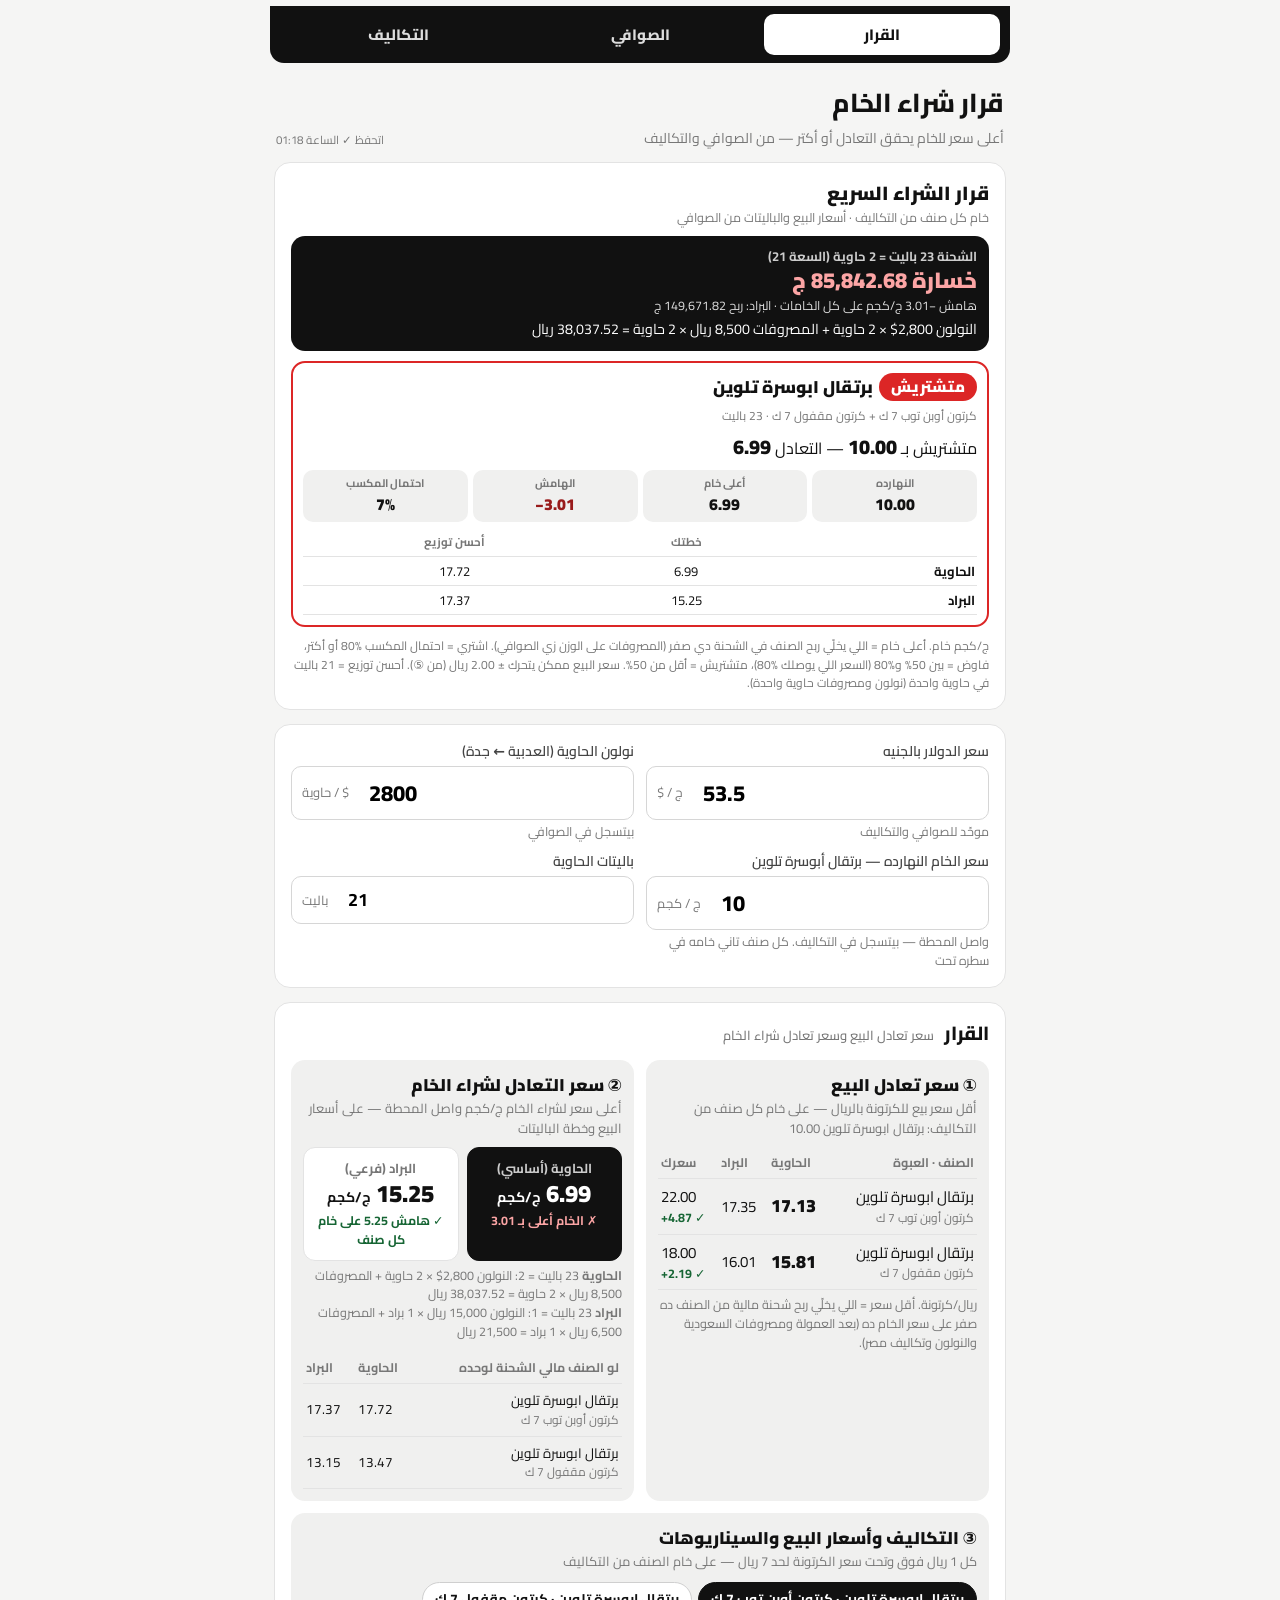
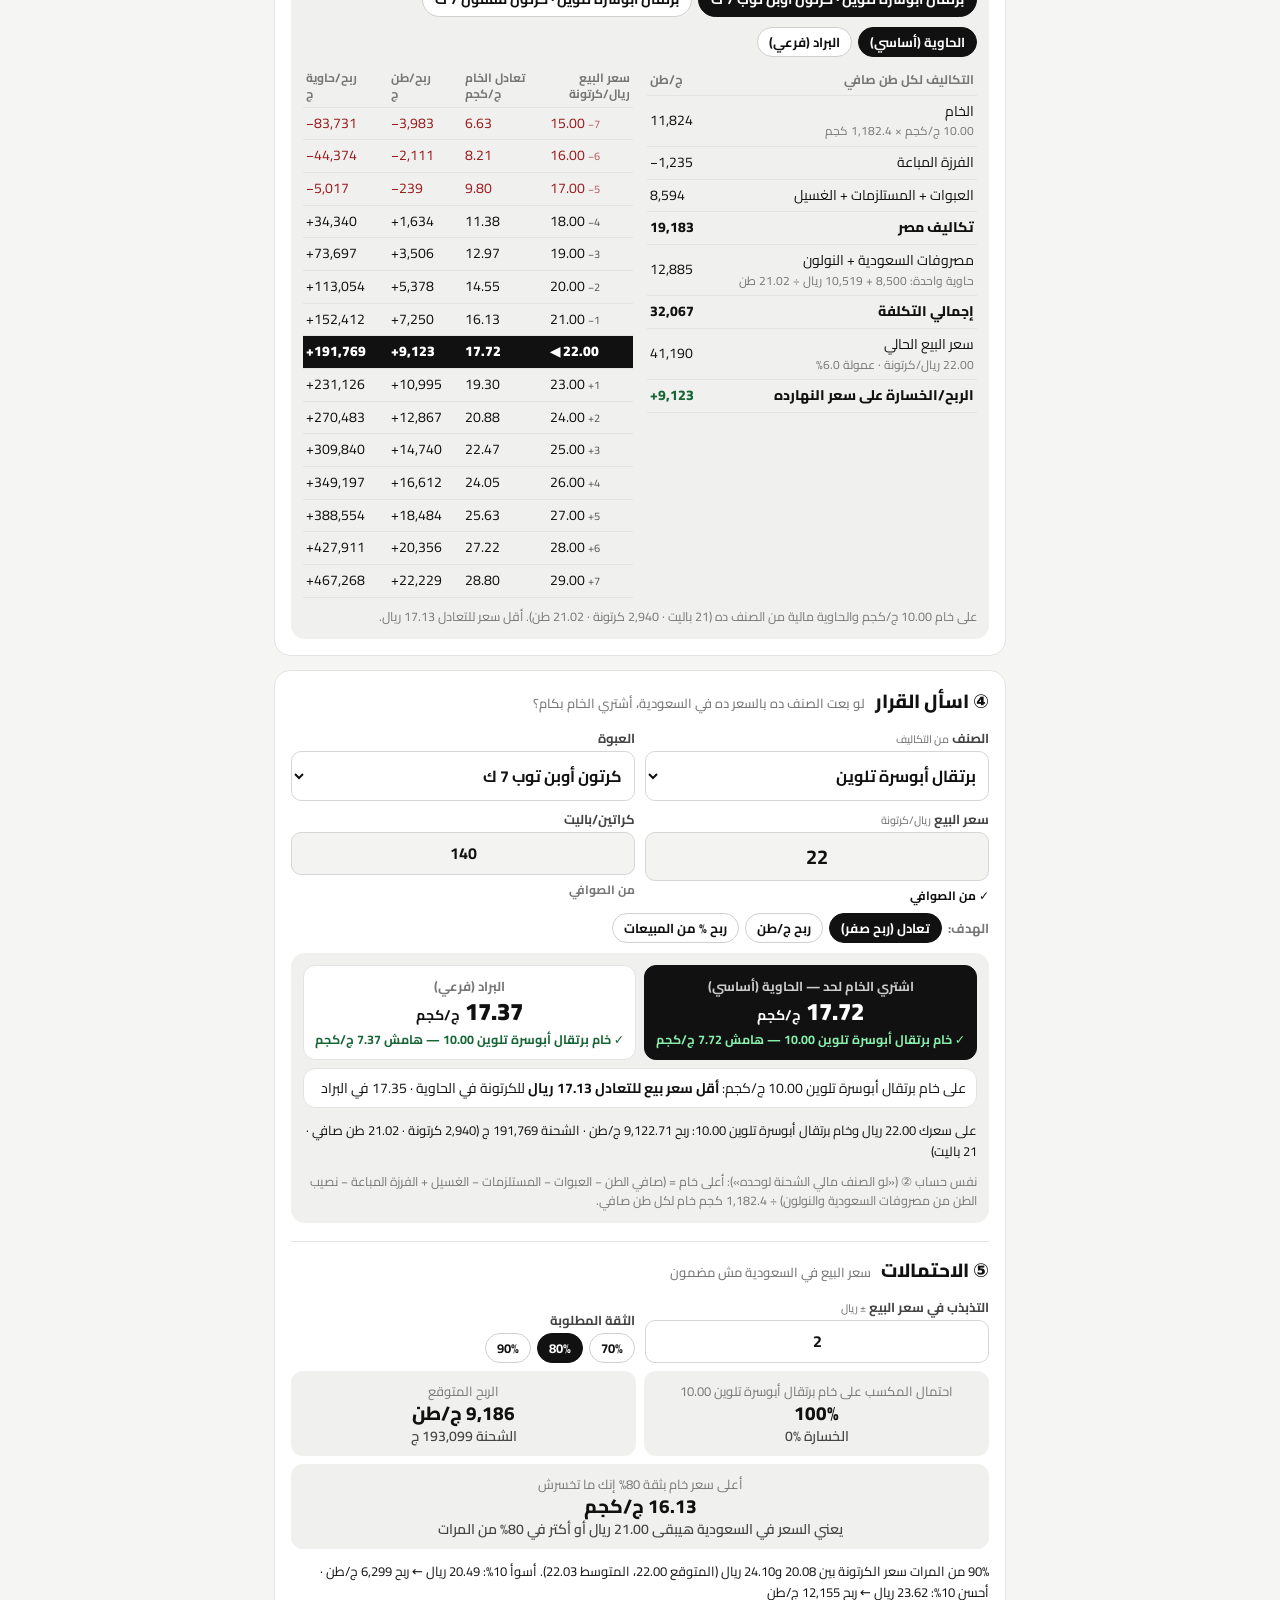
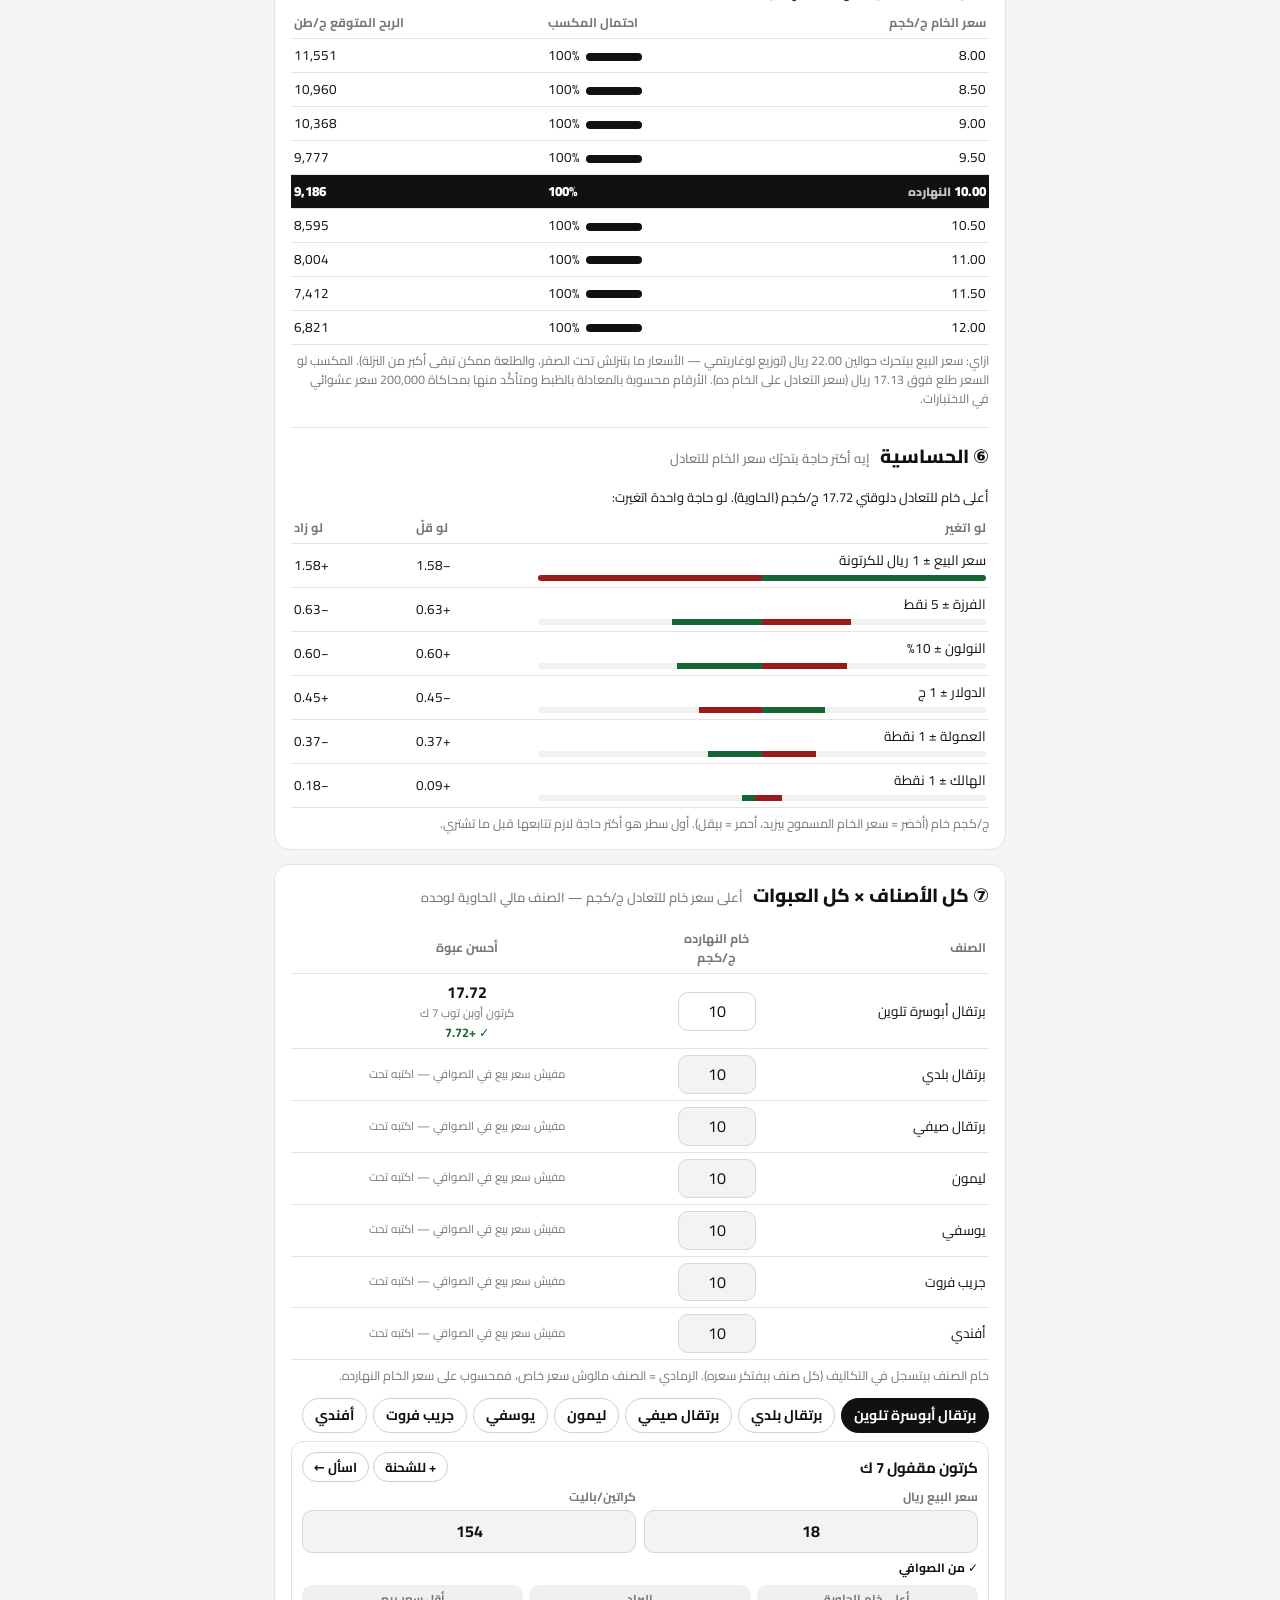
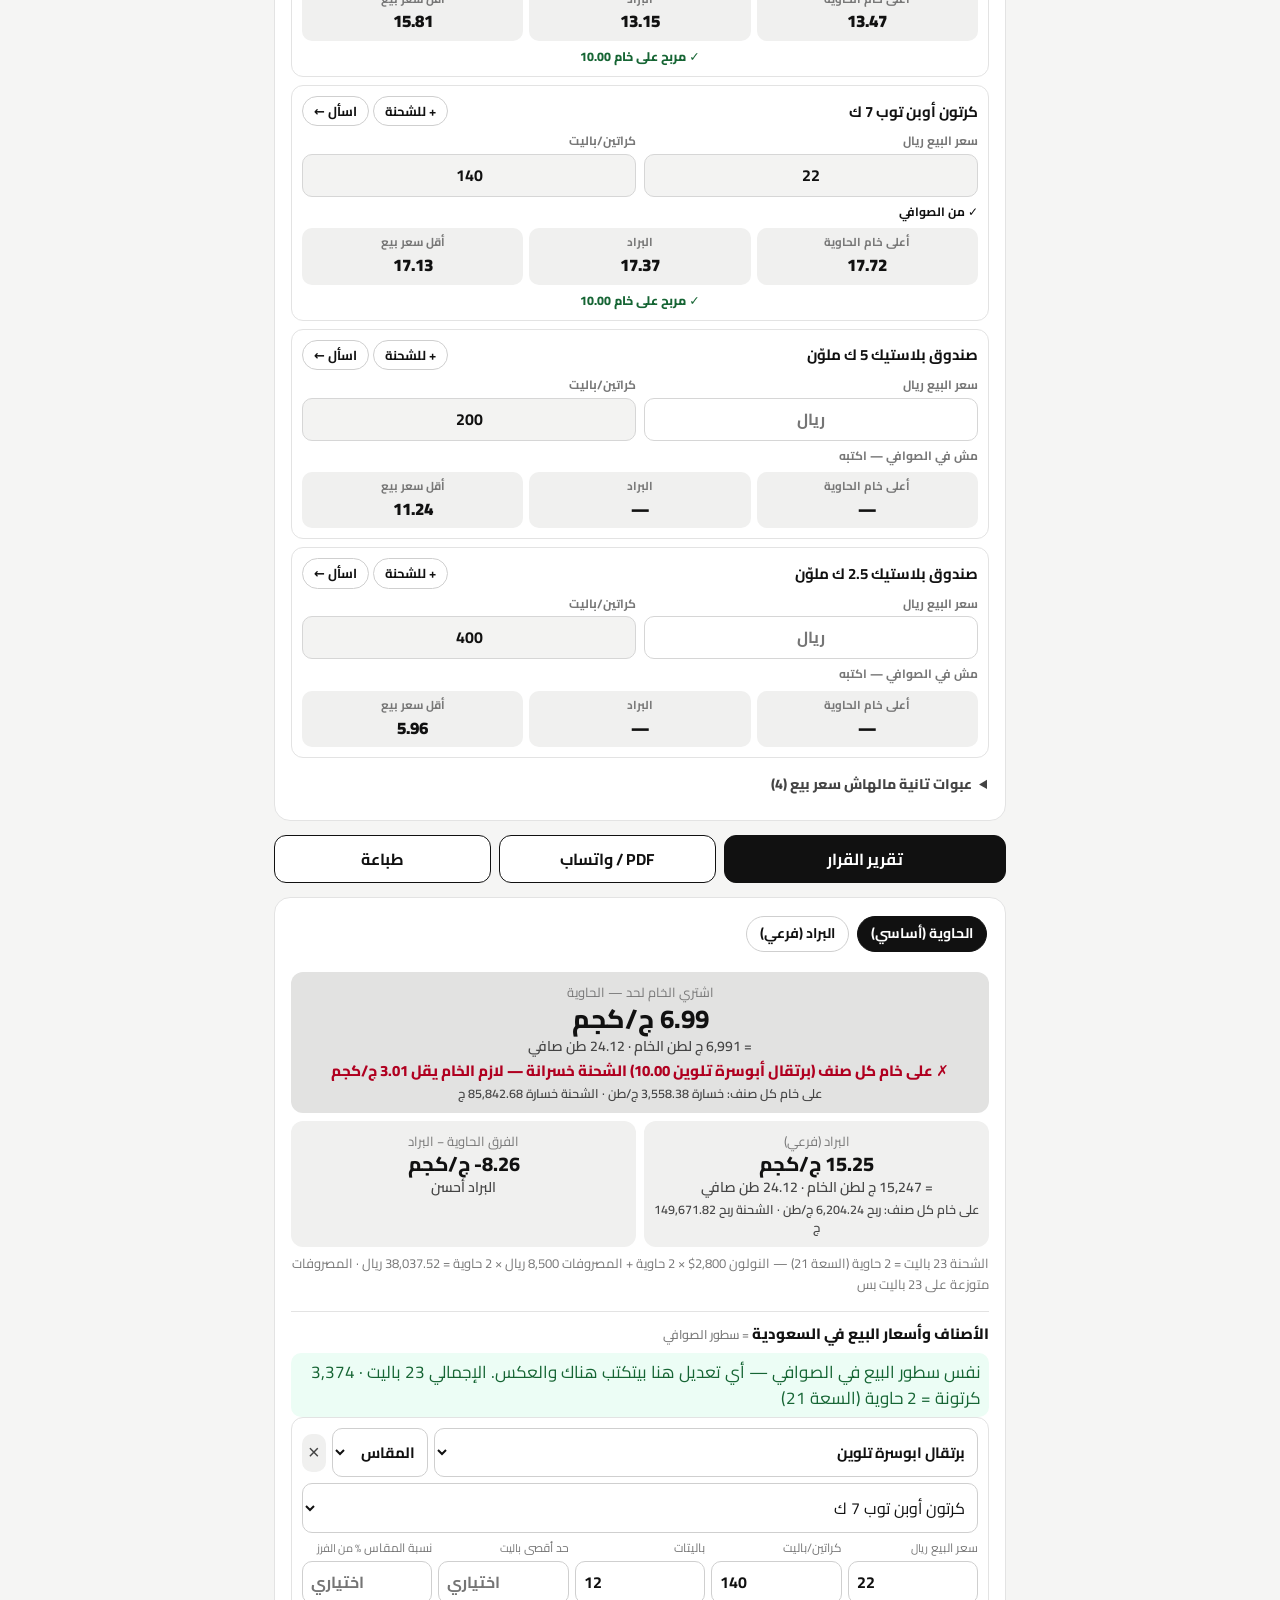
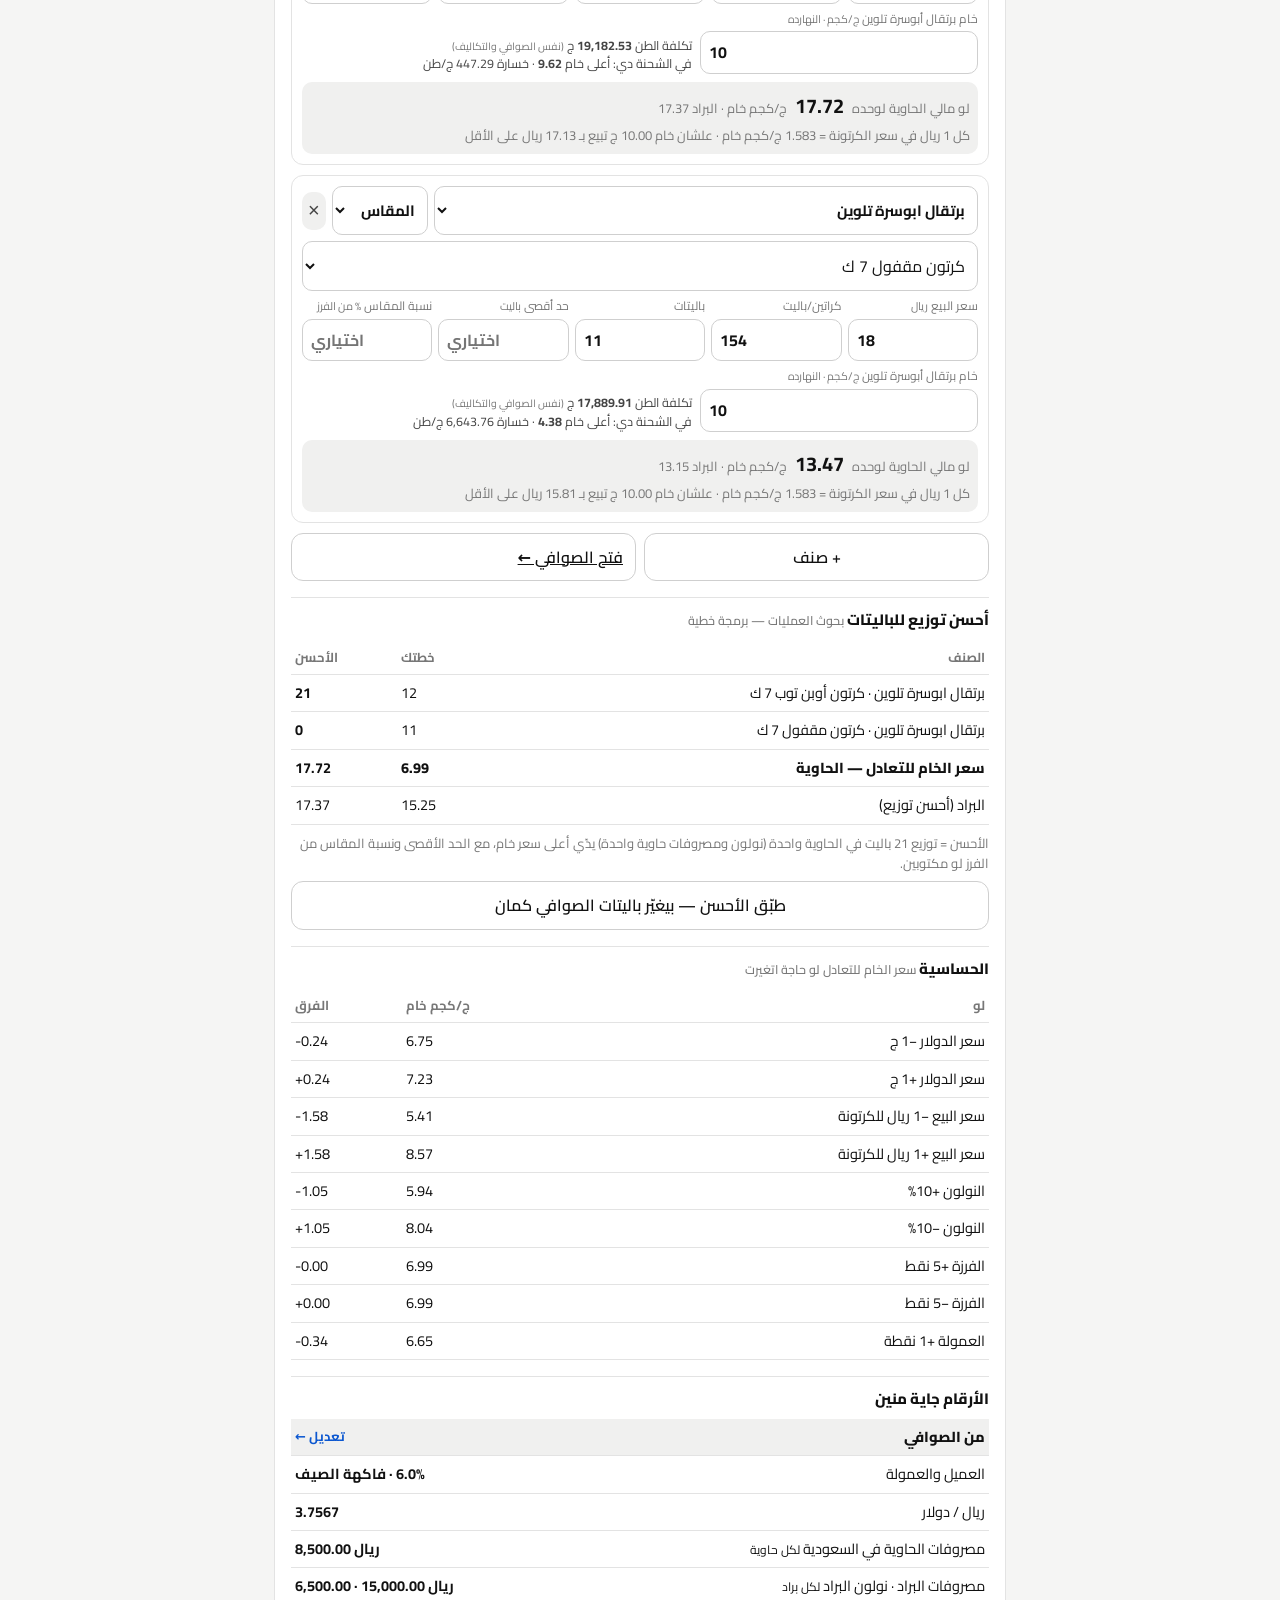
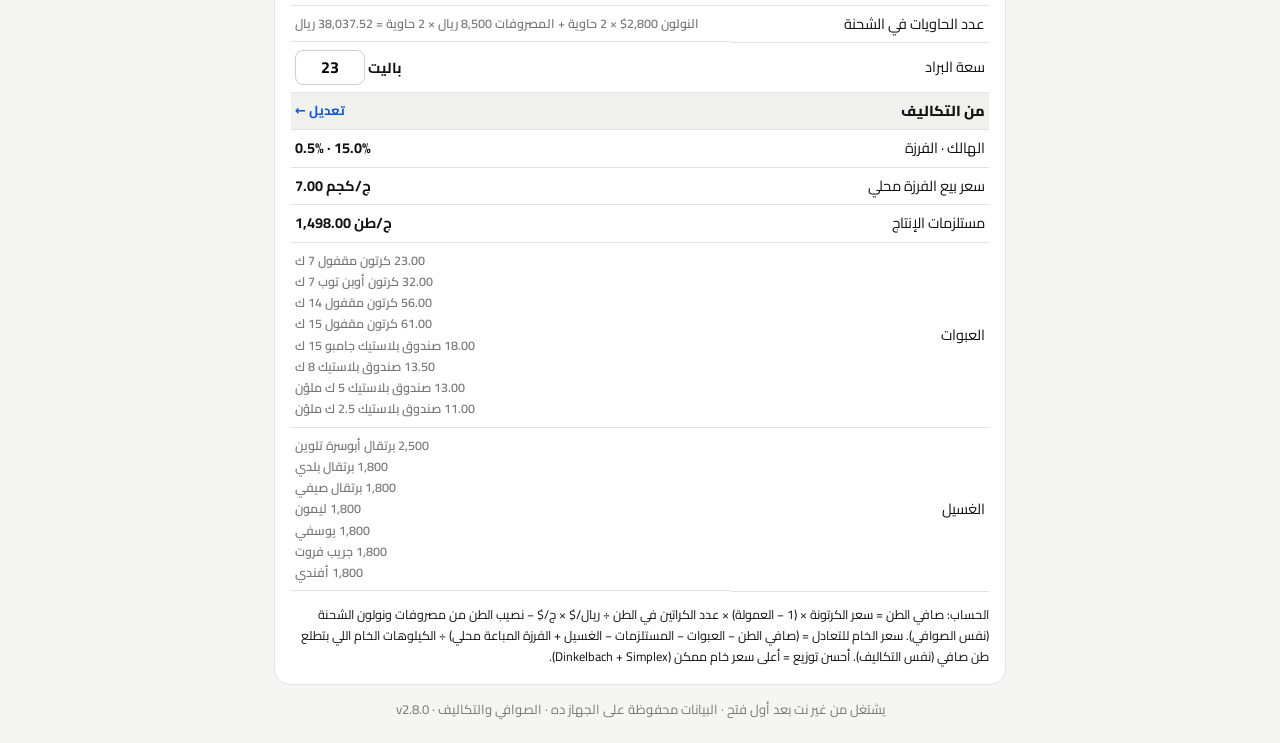
<file: index.html>
<!doctype html>
<html lang="ar" dir="rtl">
<head>
<meta charset="utf-8">
<meta name="viewport" content="width=device-width,initial-scale=1,viewport-fit=cover">
<meta name="robots" content="noindex,nofollow">
<title>قرار شراء الخام — الصوافي والتكاليف</title>
<meta name="theme-color" content="#111111">
<meta name="apple-mobile-web-app-capable" content="yes">
<meta name="mobile-web-app-capable" content="yes">
<meta name="apple-mobile-web-app-status-bar-style" content="black">
<meta name="apple-mobile-web-app-title" content="الصوافي">
<link rel="manifest" href="manifest.webmanifest">
<link rel="apple-touch-icon" href="icon-180.png">
<link rel="icon" href="icon-192.png">
<style>[hidden]{display:none!important}
@font-face{font-family:'Cairo';font-style:normal;font-weight:200 1000;font-display:swap;src:url(fonts/cairo-arabic.woff2) format('woff2');unicode-range:U+0600-06FF,U+0750-077F,U+0870-08FF,U+200C-200E,U+2010-2011,U+204F,U+2E41,U+FB50-FDFF,U+FE70-FEFC}
@font-face{font-family:'Cairo';font-style:normal;font-weight:200 1000;font-display:swap;src:url(fonts/cairo-latin-ext.woff2) format('woff2');unicode-range:U+0100-02BA,U+02BD-02C5,U+02C7-02CC,U+02CE-02D7,U+02DD-02FF,U+1E00-1EFF,U+20A0-20AB,U+20AD-20C4,U+A720-A7FF}
@font-face{font-family:'Cairo';font-style:normal;font-weight:200 1000;font-display:swap;src:url(fonts/cairo-latin.woff2) format('woff2');unicode-range:U+0000-00FF,U+0131,U+0152-0153,U+02BB-02BC,U+02C6,U+02DA,U+02DC,U+2000-206F,U+20AC,U+2122,U+2212,U+2215,U+FEFF,U+FFFD}
:root{--ink:#111;--ink2:#444;--mut:#777;--line:#e3e3e3;--bg:#f5f5f4;--card:#fff;--soft:#f0f0ef}
*{box-sizing:border-box;-webkit-tap-highlight-color:transparent}
html,body{margin:0;background:var(--bg);color:var(--ink);font-family:'Cairo',system-ui,sans-serif;font-size:17px;line-height:1.55}
#app{max-width:760px;margin:0 auto;padding:calc(env(safe-area-inset-top) + 10px) 14px calc(env(safe-area-inset-bottom) + 24px)}
.num,.v{font-variant-numeric:tabular-nums;direction:ltr;unicode-bidi:isolate}
.top{display:flex;align-items:flex-end;justify-content:space-between;gap:10px;padding:8px 2px 12px}
.top h1{margin:0;font-size:26px;font-weight:800;letter-spacing:-.3px}.top .sub{color:var(--mut);font-size:14px}
.net{font-size:12px;color:var(--mut);border:1px solid var(--line);border-radius:20px;padding:2px 10px;white-space:nowrap}
.vars{display:flex;gap:8px;overflow-x:auto;padding:2px 2px 10px;scrollbar-width:none}.vars::-webkit-scrollbar{display:none}
.chip{flex:0 0 auto;border:1.5px solid #cfcfcf;background:#fff;color:var(--ink);border-radius:999px;padding:7px 16px;font:inherit;font-size:16px;font-weight:700}
.chip.on{background:var(--ink);border-color:var(--ink);color:#fff}.chip.add{border-style:dashed;color:var(--ink2);font-weight:600}
.notice{background:#f0f0ef;border:1.5px solid #888;color:#111;border-radius:12px;padding:10px 14px;font-size:15px;margin-bottom:12px}
.card{background:var(--card);border:1px solid var(--line);border-radius:16px;padding:16px;margin-bottom:14px}
.card h2{margin:0 0 12px;font-size:19px;font-weight:800}.card h2 small{font-weight:500;color:var(--mut);font-size:13px;margin-inline-start:6px}
.sum .lbl{color:var(--mut);font-size:15px;font-weight:600}
.sum .big{display:flex;align-items:baseline;justify-content:space-between;gap:8px;flex-wrap:wrap;margin:2px 0 12px}
.sum .egp{font-size:40px;font-weight:900;line-height:1.1}.sum .egp i{font-style:normal;font-size:20px;font-weight:700;margin-inline-start:4px}
.sum .usd{font-size:26px;font-weight:800;color:var(--ink2)}
.kpis{display:grid;grid-template-columns:repeat(3,minmax(0,1fr));gap:8px}
.kpi{background:var(--soft);border-radius:12px;padding:10px 8px;text-align:center}
.kpi b{display:block;font-size:20px;font-weight:800;line-height:1.3}.kpi span{display:block;font-size:13px;color:var(--mut)}.kpi em{display:block;font-style:normal;font-size:14px;color:var(--ink2);font-weight:600}
.actions{display:grid;grid-template-columns:1.3fr 1fr 1fr;gap:8px;margin-bottom:14px}
.btn{font:inherit;font-size:16px;font-weight:700;border:1.5px solid var(--ink);background:#fff;color:var(--ink);border-radius:12px;padding:11px 12px;cursor:pointer}
.btn.pri{background:var(--ink);color:#fff}.btn.ghost{border-color:#cfcfcf;font-weight:600}.btn.wide{width:100%;margin-top:8px}.btn.danger{color:#111;border-color:#111;border-style:dashed}
.grid{display:grid;grid-template-columns:minmax(0,1fr) minmax(0,1fr);gap:10px 12px}
.f label{display:block;font-size:14px;color:var(--ink2);font-weight:600;margin-bottom:3px}
.f .in{display:flex;align-items:center;border:1.5px solid #d6d6d6;border-radius:10px;background:#fff;overflow:hidden}
.f .in:focus-within{border-color:var(--ink)}
.f input{flex:1;min-width:0;width:100%;border:0;outline:0;font:inherit;font-size:18px;font-weight:700;padding:9px 10px;background:transparent;text-align:left;direction:ltr}
.f input.txt{text-align:right;direction:rtl;font-size:16px}
.f .u{color:var(--mut);font-size:13px;padding:0 10px;white-space:nowrap}
.f.full{grid-column:1/-1}.f .hint{font-size:12.5px;color:var(--mut);margin-top:2px}
.sec{grid-column:1/-1;font-size:14px;font-weight:800;color:var(--mut);border-top:1px solid var(--line);padding-top:10px;margin-top:2px}
.sup{display:grid;grid-template-columns:minmax(0,1fr) 104px 38px;gap:8px;align-items:center;margin-bottom:8px}
.sup input{font:inherit;border:1.5px solid #d6d6d6;border-radius:10px;padding:8px 10px;font-size:16px;min-width:0;outline:0}
.sup input:focus{border-color:var(--ink)}.sup input.v{font-weight:700;text-align:left;direction:ltr;font-size:17px}
.sup .x{border:0;background:var(--soft);border-radius:10px;height:38px;font-size:20px;color:var(--ink2);cursor:pointer}
.suptot{display:flex;justify-content:space-between;font-weight:800;border-top:1px solid var(--line);padding-top:10px;margin-top:4px}
.bk table{width:100%;border-collapse:collapse;font-size:15px}.bk td{padding:7px 4px;border-bottom:1px solid var(--line)}.bk td.v{text-align:left;font-weight:700;white-space:nowrap}
.bk tr.g td{font-weight:800;background:var(--soft)}.bk tr.t td{font-weight:900;font-size:17px;border-bottom:0;border-top:2px solid var(--ink)}
.bar{height:10px;border-radius:6px;background:#e7e7e7;overflow:hidden;display:flex;margin:4px 0 12px}.bar i{display:block;height:100%;background:#222}.bar i+i{background:#9a9a9a}
.tools{display:flex;flex-wrap:wrap;gap:8px}
.foot{color:var(--mut);font-size:13px;text-align:center;margin-top:6px}
/* report */
.rep{position:fixed;inset:0;background:#d9d9d7;overflow:auto;z-index:20;-webkit-overflow-scrolling:touch}
.repbar{position:sticky;top:0;z-index:2;display:flex;gap:8px;padding:calc(env(safe-area-inset-top) + 8px) 12px 8px;background:rgba(245,245,244,.96);border-bottom:1px solid var(--line)}
.repbar .btn{flex:1;padding:9px}
.pages{padding:14px 0 40px;display:flex;flex-direction:column;align-items:center;gap:14px}
.pagewrap{width:calc(100vw - 20px);max-width:794px;overflow:hidden}
.page{width:794px;height:1123px;background:#fff;color:#111;padding:36px 44px 50px;position:relative;transform-origin:top right;box-shadow:0 2px 10px rgba(0,0,0,.12);font-size:15px;line-height:1.5;overflow:hidden}
.page .ph{display:flex;justify-content:space-between;align-items:flex-start;border-bottom:2.5px solid #111;padding-bottom:8px;margin-bottom:6px}
.page .ph h1{margin:0;font-size:21px;font-weight:900;line-height:1.35}.page .ph .meta{font-size:14px;color:#555;margin-top:2px}
.page .ph .tag{font-size:12px;color:#555;border:1px solid #bbb;border-radius:14px;padding:2px 10px;white-space:nowrap}
.page h3{font-size:15px;font-weight:800;margin:10px 0 6px;color:#111;display:flex;align-items:center;gap:8px}.page h3:after{content:'';flex:1;height:1px;background:#ddd}
.rsum{display:grid;grid-template-columns:1.25fr 1fr 1fr 1fr;gap:10px}
.rsum .m{border:1px solid #ddd;border-radius:10px;padding:7px 12px}.rsum .m.main{background:#111;color:#fff;border-color:#111}
.rsum .m span{display:block;font-size:12.5px;color:#666;font-weight:600}.rsum .m.main span{color:#ccc}
.rsum .m b{display:block;font-size:21px;font-weight:900;line-height:1.25}.rsum .m.main b{font-size:27px}
.rsum .m em{display:block;font-style:normal;font-size:14px;font-weight:700;color:#444}.rsum .m.main em{color:#ddd;font-size:16px}
.rgrp{display:grid;grid-template-columns:1fr 1fr 1fr;gap:10px}.rgrp .m{border:1px solid #ddd;border-radius:10px;padding:8px 12px}
.rgrp .m span{font-size:13px;color:#666;font-weight:700}.rgrp .m b{display:block;font-size:19px;font-weight:900}.rgrp .m em{font-style:normal;font-size:13px;color:#444;font-weight:600}
.rgrp .m.t{background:#f1f1f0}
.rt{width:100%;border-collapse:collapse;font-size:13px}
.rt th{background:#111;color:#fff;font-weight:700;padding:6px 6px;font-size:12.5px;text-align:center}.rt th:first-child{text-align:right}
.rt td{padding:2.5px 6px;line-height:1.45;border-bottom:1px solid #e6e6e6;text-align:center;font-variant-numeric:tabular-nums}.rt td:first-child{text-align:right}
.rt td.n{direction:ltr}.rt tr.gh td{font-weight:800;background:#f1f1f0;color:#333;font-size:13px}
.rt tr.st td{font-weight:800;border-top:1.5px solid #999;background:#fafafa}.rt tr.gt td{font-weight:900;font-size:15px;background:#111;color:#fff}
.page .note{font-size:12px;color:#555;margin-top:6px;line-height:1.5}
.page .pf{position:absolute;bottom:22px;right:48px;left:48px;font-size:11px;color:#888;display:flex;justify-content:space-between;border-top:1px solid #e4e4e4;padding-top:6px}
.mt td{vertical-align:top;padding:7px 6px}.mt td.fm{text-align:right;color:#333}.mt td.k{font-weight:700;text-align:right}
.page ul{margin:6px 0 0;padding-inline-start:18px;font-size:13.5px;color:#333}.page ul li{margin-bottom:3px}
.busy{position:fixed;inset:0;background:rgba(255,255,255,.75);display:flex;align-items:center;justify-content:center;z-index:50;font-weight:800;font-size:18px}
@media (max-width:420px){.sum .egp{font-size:36px}.kpi b{font-size:18px}.grid{gap:9px 10px}}
@media print{
 @page{size:A4;margin:0}
 html,body{background:#fff}
 #app,.repbar,.busy{display:none!important}
 .rep{position:static;display:block!important;background:#fff;overflow:visible}
 .rep[hidden]{display:block!important}
 .pages{padding:0;gap:0;display:block}
 .pagewrap{width:auto!important;max-width:none;height:auto!important;overflow:visible}
 .page{transform:none!important;box-shadow:none;width:210mm;height:296mm;page-break-after:always;break-after:page}
 .pagewrap:last-child .page{page-break-after:auto;break-after:auto}
 *{-webkit-print-color-adjust:exact;print-color-adjust:exact}
}
.page .pc{width:706px}
.ltr{direction:ltr;unicode-bidi:isolate;display:inline-block}

.f .in.bad,.sup input.bad{border:2px solid #111;background:#e6e6e6}
.err{border:2px solid #111;border-radius:12px;padding:10px 14px;font-size:15px;background:#f0f0ef}.err ul{margin:6px 0 0;padding-inline-start:20px}
body.invalid #bReport,body.invalid #bShare,body.invalid #bPrint{opacity:.45}
.emsg{font-size:13px;font-weight:700;color:#111;margin:3px 2px 6px}
/* shared additions */
.top .tr{display:flex;flex-direction:column;align-items:flex-end;gap:3px}.ls{font-size:11.5px;color:var(--mut)}
.lblrow{font-size:13px;font-weight:800;color:var(--mut);margin:0 2px 4px}
.chip.sm{font-size:14px;padding:6px 13px}
.kpis{grid-template-columns:repeat(2,minmax(0,1fr))}
.bar i:nth-child(1){background:#111}.bar i:nth-child(2){background:#555}.bar i:nth-child(3){background:#999}.bar i:nth-child(4){background:#c8c8c8}
.sw{display:inline-block;width:10px;height:10px;border-radius:2px;margin-inline-end:6px;vertical-align:middle}.sw.s0{background:#111}.sw.s1{background:#555}.sw.s2{background:#999}.sw.s3{background:#c8c8c8}
.bk tr.h td{font-size:13px;color:var(--mut);font-weight:700}.bk tr.s td{font-weight:800;border-top:1.5px solid #999}.bk tr.sel td{background:#e9e9e8;font-weight:800}
.bk .hint{font-size:13px;color:#777;margin-top:8px}
.trow{display:grid;grid-template-columns:minmax(0,1fr) 84px 84px;gap:8px;align-items:center;margin-bottom:8px}.trow.th span{font-size:13px;color:var(--mut);font-weight:700}
.trow input{font:inherit;border:1.5px solid #d6d6d6;border-radius:10px;padding:8px 10px;font-size:15px;min-width:0;outline:0}.trow input:focus{border-color:var(--ink)}.trow input.v{font-weight:700;text-align:left;direction:ltr;font-size:16px}
.sup:not(.three){grid-template-columns:minmax(0,1fr) 104px}
.trow input.bad{border:2px solid #111;background:#e6e6e6}
.f input[data-date]{font-size:16px}
.repbar .sel{flex:1.2;padding:9px 6px;font-size:14px}
.rsar{display:flex;flex-wrap:wrap;align-items:baseline;gap:6px 12px;border:1px solid #ddd;border-radius:10px;padding:6px 12px;margin-top:8px;font-size:13px}
.rsar span{color:#666;font-weight:700}.rsar b{font-size:17px;font-weight:900}.rsar .sep{color:#bbb}.rsar em{font-style:normal;color:#777;font-size:12px;flex-basis:100%}
.rt tr.sel td{background:#e4e4e4;font-weight:800}.rt.q td{text-align:right}.rt.q td.n{text-align:left;font-weight:700}
.rt td.n{white-space:nowrap}
.page .rt td{padding:3px 6px}
.rsum .m small{display:block;font-size:10.5px;color:#888;font-weight:500;line-height:1.35;margin-top:2px;border-top:1px solid #eee;padding-top:2px}.rsum .m.main small{color:#bbb;border-color:#444}
.pc.p1 .rt{font-size:14.5px}.pc.p1 .rt td{padding:6px 6px}.pc.p1 .rt th{font-size:13.5px;padding:7px 6px}.pc.p1 h3{font-size:16.5px;margin:16px 0 8px}
.pc.p1 .rsum .m{padding:9px 12px}.pc.p1 .rsar{padding:9px 14px;font-size:14px}.pc.p1 .rsar b{font-size:19px}.pc.p1 .note{font-size:13px}
.rt.q td.q2{text-align:right;font-weight:700}
.page ul{list-style:none;padding-inline-start:4px}.page ul li:before{content:'•';margin-inline-end:6px;font-weight:900}
.bk td.vh{text-align:left;white-space:nowrap}
.repbar{gap:6px;padding-left:8px;padding-right:8px}.repbar .btn{font-size:14px;padding:9px 4px;white-space:nowrap}
/* sawafi additions */
.chip .pc{font-weight:500;font-size:13px;opacity:.75;margin-inline-start:6px}
.kpis.six{grid-template-columns:repeat(2,minmax(0,1fr))}
.kpi.neg{background:#e2e2e1}
.bar i.ded{background:#bdbdbd!important}.bar i.ded2{background:#8a8a8a!important}.bar i.ded3{background:#d9d9d9!important}
.ln{border-bottom:1px solid var(--line);padding:8px 0}.ln:first-of-type{padding-top:0}
.ln .r1{display:grid;grid-template-columns:minmax(0,1fr) 38px;gap:8px;margin-bottom:6px}
.ln .r2,.lhd{display:grid;grid-template-columns:repeat(4,minmax(0,1fr));gap:8px}
.lhd{font-size:12px;color:var(--mut);font-weight:700;margin-bottom:6px;align-items:end}
.lhd .pkg,.ln .r2 select{grid-column:1/-1}
.ln .qauto{border:1.5px solid #d6d6d6;border-radius:10px;padding:8px 8px;font-weight:800;font-size:16px;text-align:left;direction:ltr;background:#f3f3f2;color:var(--ink);display:flex;align-items:center;min-height:38px;box-sizing:border-box}
.ltot{display:flex;flex-wrap:wrap;align-items:baseline;gap:8px 14px;margin-top:10px;padding-top:8px;border-top:2px solid var(--ink);font-size:15px}
.ltot span{font-weight:700;color:var(--ink2)}.ltot b{font-weight:900;font-size:17px}
.ln input,.ln select,.r4 input,.r3 input{font:inherit;border:1.5px solid #d6d6d6;border-radius:10px;padding:8px 10px;font-size:15px;min-width:0;width:100%;outline:0;background:#fff;color:var(--ink)}
.ln select{font-size:14px;padding:8px 6px}
.ln input:focus,.ln select:focus,.r4 input:focus,.r3 input:focus{border-color:var(--ink)}
.ln input.v,.r4 input.v,.r3 input.v{font-weight:700;text-align:left;direction:ltr;font-size:16px}
.ln input.bad,.r4 input.bad,.r3 input.bad{border:2px solid #111;background:#e6e6e6}
.x{border:0;background:var(--soft);border-radius:10px;height:38px;font-size:20px;color:var(--ink2);cursor:pointer}
.ln .lv{font-size:12.5px;color:var(--mut);margin-top:4px}
.r4{display:grid;grid-template-columns:minmax(0,1fr) 78px 78px 38px;gap:8px;align-items:center;margin-bottom:8px}
.r3{display:grid;grid-template-columns:minmax(0,1fr) 96px 38px;gap:8px;align-items:center;margin-bottom:8px}
.r4.th,.r3.th{font-size:13px;color:var(--mut);font-weight:700;margin-bottom:6px}.r4.th .on{color:var(--ink);text-decoration:underline;text-underline-offset:4px}
.r4.tt{font-weight:800;border-top:1px solid var(--line);padding-top:8px}.r4.tt span{text-align:left;direction:ltr}.r4.tt .on{text-decoration:underline;text-underline-offset:4px}
.emsg.sm{margin:-2px 2px 8px}
.bk .sm{font-size:12.5px;color:var(--mut);font-weight:500;display:block}
.bk td.neg{font-weight:800}
.f .hint.on{color:var(--ink);font-weight:700}
.rt.sm td,.rt.sm th{font-size:11.5px;padding:3px 4px}
.rsum3{display:grid;grid-template-columns:1fr 1fr 1fr;gap:10px;margin-top:10px}.rsum3 .m{border:1px solid #ddd;border-radius:10px;padding:8px 12px}
.rsum3 .m span{display:block;font-size:12.5px;color:#666;font-weight:700}.rsum3 .m b{display:block;font-size:19px;font-weight:900;line-height:1.3}.rsum3 .m em{display:block;font-style:normal;font-size:13px;color:#444;font-weight:600}
.rsum3 .m small{display:block;font-size:10.5px;color:#888;font-weight:500;line-height:1.35;margin-top:2px;border-top:1px solid #eee;padding-top:2px}
.rsum3 .m.neg{background:#ececeb}
.rwarn{border:1.5px dashed #777;border-radius:8px;padding:6px 10px;margin-top:8px;font-size:13px;color:#222}
.pc.p1 .rsum3 .m{padding:9px 12px}
.kpi b span,.kpi em span{display:inline}
.rsum .m b span,.rsum .m em span,.rsum3 .m b span,.rsum3 .m em span{display:inline-block}
.kpi em{line-height:1.45}
.kpi b span,.kpi em span{font-size:inherit;color:inherit;display:inline}
.kpi.wide{grid-column:1/-1}
.bk table{font-size:14.5px}.bk td.v{font-size:14.5px}
.lc{border-bottom:1px solid var(--line);padding:9px 0}.lc:last-of-type{border-bottom:0}
.lc .nm{font-weight:800;font-size:16px;line-height:1.35}.lc .nm small{display:block;font-weight:500;font-size:13px;color:var(--mut)}
.lc .vals{display:grid;grid-template-columns:repeat(3,minmax(0,1fr));gap:6px;margin-top:6px}
.lc .vals div{background:var(--soft);border-radius:10px;padding:5px 8px;text-align:center}.lc .vals span{display:block;font-size:11.5px;color:var(--mut);font-weight:600}.lc .vals b{display:block;font-size:15.5px;font-weight:800}
.kpi span span{display:inline;font-size:inherit;color:inherit}
#detail>.hint{font-size:13px;color:#777;line-height:1.5}
#mojmal td:first-child{white-space:nowrap}#mojmal .bk table,#mojmal .bk td.v{font-size:14px}
.r2e{display:grid;grid-template-columns:1fr 1fr;gap:8px}
.mi{display:flex;align-items:center;gap:6px}.mi span{font-size:13px;color:var(--mut);font-weight:700;white-space:nowrap;min-width:38px}
.mi.off input{color:#888;background:#fafafa}.mi.on span{color:var(--ink)}
.r2e.tt{margin-top:10px;padding-top:8px;border-top:2px solid var(--ink)}.r2e.tt b{font-size:17px;font-weight:900;flex:1;text-align:left}.r2e.tt .mi.off b{color:#888}
.ln input.txt{text-align:right;direction:rtl}
.rsum .m b span,.rsum .m em span,.rsum3 .m b span,.rsum3 .m em span{font-size:inherit;color:inherit;font-weight:inherit;display:inline-block}
.rsum .m small span,.rsum3 .m small span{display:inline;font-size:inherit;color:inherit;font-weight:inherit}

.ln .r2c{display:grid;grid-template-columns:minmax(0,1.2fr) minmax(0,1fr);gap:8px;margin-top:8px;align-items:end}
.ln .clab{display:block;font-size:12px;color:var(--mut);font-weight:700;margin-bottom:3px}
.r2c .in{display:flex;align-items:center;border:1.5px solid #d6d6d6;border-radius:10px;background:#fff;overflow:hidden}
.r2c .in:focus-within{border-color:var(--ink)}
.r2c .in input{flex:1;min-width:0;width:100%;border:0;outline:0;font:inherit;font-size:16px;font-weight:700;padding:8px 10px;background:transparent;text-align:left;direction:ltr}
.r2c .in .u{color:var(--mut);font-size:12px;padding:0 8px;white-space:nowrap}
.r2c .in.bad{border:2px solid #111;background:#e6e6e6}
.ln .plbox{border:1.5px solid #d6d6d6;border-radius:10px;padding:6px 10px;background:#f3f3f2;min-height:54px}
.ln .plbox b{display:block;font-size:16px;font-weight:900;line-height:1.35}
.ln .plbox b.need{font-size:15px;font-weight:700;color:var(--ink2)}
.ln .plbox b.neg{font-weight:900}

.ls.warn{color:#b45309;font-weight:700}
.savenote{flex-basis:100%;font-size:12px;color:var(--mut);line-height:1.6}

/* v1.4.0 تعبئة جديدة */
.ln .r1.rv{grid-template-columns:minmax(0,1.5fr) minmax(0,1fr) 38px}
.ln .r1.rv select{font-weight:700;font-size:15px}
.ln.need .r1.rv select:first-child{border:2px solid #111;background:#f3f3f2}
.ln.flash{animation:fl 1.6s ease}
@keyframes fl{0%{background:#e8e8e6}100%{background:transparent}}
.btn.wide.pri{margin-top:8px}

/* v1.4.1 خانة «+ جديد» جوه السطر */
.ln .nwin{display:grid;grid-template-columns:minmax(0,1fr) 38px;gap:6px}
.ln .nwin.pkn,.nwin.pkn.pkadd{grid-column:1/-1;grid-template-columns:minmax(0,1.3fr) minmax(72px,.7fr) minmax(78px,.8fr) 38px 38px}
.nwin.pkn.pkadd{margin:8px 0 12px}
.ln .x.ok{background:#111;color:#fff}
/* v1.5.0 سعر شراء الخام للتعادل */
.be .be-modes{margin:0 0 10px}
.be .kpi.be-main b{font-size:26px}.be .kpi em.sm2{font-size:12.5px;font-weight:600;margin-top:3px}
.be .kpi.wide{grid-column:1/-1}
.be-sub{font-weight:800;font-size:15px;margin:16px 0 8px;border-top:1px solid var(--line);padding-top:10px}.be-sub small{font-weight:500;color:var(--mut);font-size:12.5px}.be-sub.sm{font-size:14px;margin-top:12px}
.be-it{border:1px solid var(--line);border-radius:12px;padding:10px;margin-bottom:10px}
.be-it .r1{display:flex;gap:6px;align-items:center;margin-bottom:6px}.be-it select{flex:1;min-width:0;font:inherit;font-size:16px;padding:8px;border:1px solid #cfcfcf;border-radius:10px;background:#fff;color:var(--ink)}.be-it select.szs{flex:0 0 96px}
.be-g4{display:grid;grid-template-columns:repeat(5,minmax(0,1fr));gap:6px}.be-c{display:flex;flex-direction:column;gap:3px;font-size:12px;color:var(--mut)}.be-c small{font-size:11px}
.be-c input,.be-tbl input,#bePaste{font:inherit;font-size:16px;padding:8px;border:1px solid #cfcfcf;border-radius:10px;width:100%;box-sizing:border-box;text-align:center;direction:ltr}
.be-c input.bad,.be-tbl input.bad{border-color:#b00;background:#fff3f3}
.be-out{margin-top:8px;background:var(--soft);border-radius:10px;padding:8px}.be-r{display:flex;gap:8px;align-items:baseline}.be-r b{font-size:20px}.be-r.sm b{font-size:15px}.be-r span{font-size:13px;color:var(--mut)}
.be-btns{display:flex;gap:8px}.be-btns .btn{flex:1}
.be-det{margin-top:14px;border-top:1px solid var(--line);padding-top:10px}.be-det summary{font-weight:800;cursor:pointer;font-size:15px}.be-det summary small{font-weight:500;color:var(--mut);font-size:12px}
.be-tbl .r3{display:grid;grid-template-columns:1fr 110px 0;gap:6px;align-items:center;margin:4px 0;font-size:14px}
#bePaste{text-align:right;direction:rtl;margin:4px 0 8px;font-size:14px}
.be-how{margin-top:12px;font-size:12.5px;line-height:1.7}
@media (max-width:560px){.be-g4{grid-template-columns:repeat(3,minmax(0,1fr))}}
.be-out .hint,.be #beWarn{font-size:13px;line-height:1.6;margin-top:4px;color:var(--mut)}.be #beWarn{margin:6px 0}
/* v2.0.0 الشاشة الرئيسية */
.home .hgrid{grid-template-columns:repeat(2,minmax(0,1fr))}
.home .f.big input{font-size:22px;font-weight:800}
.be .kpi em.ok2{color:#0a7a2f;font-weight:800;font-size:15px;margin-top:4px}.be .kpi em.bad2{color:#b00020;font-weight:800;font-size:15px;margin-top:4px}
.be .kpi.neg em.ok2{color:#0a7a2f}
.lnk{float:left;font-size:13px;color:#0b57d0;text-decoration:none;font-weight:700}
.bk td.v.sm{font-size:12.5px;font-weight:600;line-height:1.7;white-space:normal}
.sm-in{width:70px;font:inherit;font-size:16px;padding:4px 6px;border:1px solid #cfcfcf;border-radius:8px;text-align:center;direction:ltr}.sm-in.bad{border-color:#b00;background:#fff3f3}
.be-c input.bad{border-color:#b00;background:#fff3f3}

@media(max-width:430px){
  #pt .r4{grid-template-columns:repeat(3,minmax(0,1fr)) 38px;gap:6px}
  #pt .r4>:first-child{grid-column:1/-2}
  #pt .r4>button.x{grid-column:4;grid-row:1}
  .nwin.pkn.pkadd,.ln .nwin.pkn{grid-template-columns:1fr;gap:6px}
  .nwin.pkn.pkadd>button,.ln .nwin.pkn>button{width:100%}
}

#vars.vars,.vars{flex-wrap:wrap;row-gap:6px}
@media(max-width:430px){.vars{overflow-x:visible;padding-bottom:2px}}
/* v2.4.0 تكلفة الطن تلقائي من التكاليف */
.r2c .in input.auto{background:#f3f3f2}
.acb{display:block;margin-top:4px;font-size:12px;line-height:1.4;color:var(--mut);font-weight:700}
.acb small{display:block;font-size:11px;font-weight:600;color:var(--mut)}
.acb.on{color:var(--ink)}
.acb.re{font:inherit;font-size:12.5px;font-weight:800;color:var(--ink);background:#fff;border:1.5px dashed #999;border-radius:999px;padding:3px 10px;cursor:pointer;width:auto;-webkit-tap-highlight-color:transparent}
.acb.re:active{opacity:.7}
@media print{.acb{display:none!important}}
.ltBox{display:block;font-size:12px;color:var(--mut,#777);font-weight:700}.ltBox.warn{color:#b45309}
/* v2.8.0 — بند المصروفات: لكل حاوية / مرة للشحنة */
#et .ln .r1{grid-template-columns:minmax(0,1fr) auto 38px}
.xon{border:1px solid var(--line,#ddd);background:#fff;border-radius:10px;height:38px;padding:0 10px;font:inherit;font-size:13px;font-weight:700;color:var(--ink2);cursor:pointer;white-space:nowrap}
.xon.on{background:#111;color:#fff;border-color:#111}
.expN{margin-top:8px;line-height:1.7}
.xn{display:block;font-size:12px;color:var(--ink2,#64748b);font-weight:400}
</style>
<style>/* «القرار في الاتجاهين» — الشاشة بس */
.two{display:grid;grid-template-columns:repeat(auto-fit,minmax(300px,1fr));gap:12px}
.two-p{background:var(--soft,#f0f0ef);border-radius:14px;padding:12px;min-width:0}
.two-h>b{display:block;font-size:17px;font-weight:900}.two-h>span{display:block;font-size:13px;color:var(--mut,#777);margin-bottom:8px}
.two-t{width:100%;border-collapse:collapse;font-size:15px}.two-t td{padding:6px 3px;border-bottom:1px solid var(--line,#e3e3e3);vertical-align:middle}
.two-t td small{display:block;font-size:12px;color:var(--mut,#777)}.two-t tr.h td{font-size:12.5px;color:var(--mut,#777);font-weight:700}
.two-t td.vh{text-align:left;white-space:nowrap}.two-t .two-a b{font-size:18px;font-weight:900}
.two-t td>em{font-style:normal;font-size:12.5px;font-weight:700;display:block}.two-t.sm{margin-top:10px;font-size:13.5px}
.two .ok2{color:#166534}.two .bad2{color:#991b1b}.two em.sm2{font-style:normal;color:var(--mut,#777);font-size:13px}
.two-ks{display:grid;grid-template-columns:1fr 1fr;gap:8px}
.two-k{background:#fff;border:1px solid var(--line,#e3e3e3);border-radius:12px;padding:10px 8px;text-align:center}
.two-k>span{display:block;font-size:13px;color:var(--mut,#777);font-weight:700}.two-k b{display:block;font-size:24px;font-weight:900;line-height:1.3}.two-k b i{font-style:normal;font-size:14px;font-weight:700}
.two-k.main{background:#111;border-color:#111;color:#fff}.two-k.main>span{color:#ccc}.two-k.main .ok2{color:#86efac}.two-k.main .bad2{color:#fca5a5}
.two-k>em{display:block;font-style:normal;font-size:12.5px;font-weight:700;margin-top:2px}
.two-edit{grid-column:1/-1;font-size:14px;font-weight:700;color:var(--ink,#111)}
.two.compact .two-k b{font-size:21px}

.two .hint{font-size:12.5px;line-height:1.5;color:var(--mut,#777);margin-top:6px}
.two-sc{grid-column:1/-1;min-width:0}
.scen{background:var(--soft,#f0f0ef);border-radius:14px;padding:12px}
.sc-ch{display:flex;gap:6px;overflow-x:auto;padding:2px 0 8px;scrollbar-width:none}.sc-ch::-webkit-scrollbar{display:none}
.sc-chip{flex:0 0 auto;border:1.5px solid #cfcfcf;background:#fff;color:#111;border-radius:999px;padding:6px 12px;font:inherit;font-size:14px;font-weight:700;cursor:pointer}
.sc-chip.sm{font-size:13px;padding:4px 11px}.sc-chip.on{background:#111;border-color:#111;color:#fff}
.sc-p{display:none}.sc-p.on{display:grid;grid-template-columns:repeat(auto-fit,minmax(290px,1fr));gap:4px 14px;align-items:start}.sc-p.on>.hint{grid-column:1/-1}
.sc-t td,.sc-c td{padding:5px 3px;font-size:14px}.sc-t tr.h td{font-size:12px;line-height:1.3}
.sc-t tr.cur td{background:#111;color:#fff;font-weight:900}.sc-t tr.neg td{color:#991b1b}.sc-t tr.cur.neg td{color:#fca5a5}
.sc-t td small{display:inline;font-size:11px;color:inherit;opacity:.7}.sc-c tr.s td{font-weight:800;border-top:1.5px solid #999}
@media (max-width:420px){.sc-t td,.sc-c td{font-size:13px;padding:5px 2px}}
@media print{.two,#two,#costsDec{display:none!important}}
/* v2.5.0 ④–⑦ اسأل القرار · الاحتمالات · الحساسية · كل الأصناف */
.mx h2.mx-h2{margin-top:18px;border-top:1px solid var(--line,#e3e3e3);padding-top:14px}
.mx-pick{display:grid;grid-template-columns:minmax(0,1fr) minmax(0,1fr);gap:8px 10px;margin-bottom:8px}.mx-pick.two{align-items:end}
.mx-f{display:flex;flex-direction:column;gap:3px;font-size:13px;color:var(--ink2,#444);font-weight:700;min-width:0}.mx-f small{font-weight:500;color:var(--mut,#777)}
.mx-f select,.mx-f input,.mx-ri input,.mx-ov input,.mx-tg input{font:inherit;font-size:16px;padding:8px;border:1.5px solid #d6d6d6;border-radius:10px;width:100%;box-sizing:border-box;background:#fff;color:#111;min-width:0}
.mxin{text-align:center;direction:ltr;font-weight:800}.mxin.big{font-size:20px}.mxin.auto{background:#f3f3f2}.mxin.bad{border-color:#b00;background:#fff3f3}
.mx-tg{display:flex;flex-wrap:wrap;align-items:center;gap:6px;margin:4px 0 10px;font-size:13px;font-weight:700;color:var(--mut,#777)}.mx-tg input{width:110px}
.mx-ch{display:flex;gap:6px}
.mx-rev{margin-top:8px;font-size:14px;line-height:1.6;background:#fff;border:1px solid var(--line,#e3e3e3);border-radius:12px;padding:8px 10px}.mx-rev.sm{font-size:13px;background:transparent;border:0;padding:4px 0}
.mx-k{grid-template-columns:1fr 1fr}.mx-k .kpi b{font-size:19px}
.mx-pt td,.mx-sn td,.mx-ov td{font-size:13.5px}.mx-pt tr.cur td{background:#111;color:#fff;font-weight:900}.mx-pt tr.neg td{color:#991b1b}.mx-pt tr.cur.neg td{color:#fca5a5}.mx-pt td small{display:inline;color:inherit;opacity:.75}
.mx-bar{display:inline-block;width:56px;height:8px;background:#e3e3e3;border-radius:4px;margin-inline-end:6px;vertical-align:middle;overflow:hidden}.mx-bar i{display:block;height:100%;background:#111}
.mx-tor{display:flex;height:6px;margin-top:4px;background:#f0f0ef;border-radius:3px;overflow:hidden;direction:ltr;justify-content:center}.mx-tor i{display:block;height:100%}.mx-tor i.dn{margin-left:auto}.mx-tor i.up{margin-right:auto}
.mx-ov td.vh{text-align:center}.mx-ov input.raw{width:78px;padding:6px}.mx-ov td small{display:block;font-size:11.5px}.mx-ov td b{font-size:16px}.mx-ov em{font-style:normal;font-size:12px;font-weight:800;display:block}
.mx .ok2,.mx-ov .ok2,.mx-ro .ok2{color:#166534}.mx .bad2,.mx-ro .bad2{color:#991b1b}
.mx-vars{margin-top:10px}
.mx-row{border:1px solid var(--line,#e3e3e3);border-radius:12px;padding:10px;margin-bottom:8px;background:#fff}
.mx-rh{display:flex;justify-content:space-between;align-items:center;gap:6px;margin-bottom:6px}.mx-rh b{font-size:15px}
.mx-ri{display:grid;grid-template-columns:1fr 1fr;gap:8px}.mx-ri label{display:flex;flex-direction:column;gap:3px;font-size:12px;color:var(--mut,#777);font-weight:700}
.mx-ro{display:grid;grid-template-columns:repeat(3,1fr);gap:6px;margin-top:8px;text-align:center}.mx-ro>div{background:var(--soft,#f0f0ef);border-radius:10px;padding:6px 4px}.mx-ro>div>span{display:block;font-size:11.5px;color:var(--mut,#777);font-weight:700}.mx-ro>div>b{display:block;font-size:17px;font-weight:900;color:#111}
.mx-ro>em{grid-column:1/-1;font-style:normal;font-size:12.5px;font-weight:800}.mx-ro .sm2{grid-column:1/-1;color:var(--mut,#777);font-size:13px}
.mx .hint{font-size:12.5px;line-height:1.55;color:var(--mut,#777);margin-top:6px}
.mx-more{margin-top:6px}.mx-more>summary{cursor:pointer;font-weight:800;font-size:14px;padding:8px 2px;color:var(--ink2,#444)}
.mx-tor i.neg{background:#991b1b}.mx-tor i.pos{background:#166534}
@media print{.mx{display:none!important}}
/* v2.6.0 — قرار الشراء السريع + الشحنة = سطور الصوافي */
.qk-h>b{display:block;font-size:19px;font-weight:900}.qk-h>span{display:block;font-size:12.5px;color:var(--mut,#777);margin-bottom:8px}
.qk-s{background:#111;color:#fff;border-radius:14px;padding:10px 12px;margin-bottom:10px}.qk-s>span{display:block;font-size:13px;color:#ccc;font-weight:700}.qk-s>b{display:block;font-size:22px;font-weight:900;line-height:1.35}.qk-s>em{display:block;font-style:normal;font-size:12.5px;color:#ddd}
.qk-s.neg>b{color:#fca5a5}
.qk-r{border:2px solid var(--line,#e3e3e3);border-radius:14px;padding:10px;margin-bottom:10px;background:#fff}
.qk-r.buy{border-color:#16a34a}.qk-r.neg{border-color:#d97706}.qk-r.no{border-color:#dc2626}
.qk-t{display:flex;flex-wrap:wrap;align-items:center;gap:6px}.qk-t>b{font-size:17px;font-weight:900}.qk-t>small{flex-basis:100%;font-size:12px;color:var(--mut,#777)}
.qk-v{font-style:normal;font-weight:900;font-size:15px;border-radius:999px;padding:2px 12px;color:#fff;background:#777}
.buy .qk-v{background:#16a34a}.neg .qk-v{background:#d97706}.no .qk-v{background:#dc2626}
.qk-a{font-size:16px;margin:6px 0 8px}.qk-a b{font-size:20px;font-weight:900}
.qk-n{display:grid;grid-template-columns:repeat(4,1fr);gap:5px;text-align:center}.qk-n>div{background:var(--soft,#f0f0ef);border-radius:10px;padding:5px 2px}.qk-n>div>span{display:block;font-size:11px;color:var(--mut,#777);font-weight:700}.qk-n>div>b{display:block;font-size:16px;font-weight:900}
.qk-n .ok2{color:#166534}.qk-n .bad2{color:#991b1b}
.qk-g{width:100%;border-collapse:collapse;font-size:13px;margin-top:8px;text-align:center}.qk-g td{padding:4px 2px;border-bottom:1px solid var(--line,#e3e3e3)}.qk-g tr:first-child td{font-size:11.5px;color:var(--mut,#777);font-weight:700}.qk-g td:first-child{text-align:right;font-weight:700}.qk-g small{color:var(--mut,#777)}
.qk .hint{font-size:12px;line-height:1.55;color:var(--mut,#777)}
.be-raw{display:grid;grid-template-columns:1fr 1.4fr;gap:8px;align-items:end;margin-top:6px}.be-cost{font-size:12.5px;line-height:1.5;color:var(--ink2,#444)}.be-cost small{color:var(--mut,#777)}
.be-sync{background:#ecfdf5;border-radius:10px;padding:6px 8px;color:#166534 !important}
@media print{.qk{display:none}}
</style>
</head>
<body>
<div id="app" class="home">
 <header class="top">
  <div class="brand"><h1>قرار شراء الخام</h1><span class="sub">أعلى سعر للخام يحقق التعادل أو أكتر — من الصوافي والتكاليف</span></div>
  <div class="tr"><span id="ls" class="ls"></span></div>
 </header>
 <section class="card qk" id="quick"></section>
 <section class="card be-main-in" id="hin"></section>
 <section class="card two-card" id="two"><h2>القرار <small>سعر تعادل البيع وسعر تعادل شراء الخام</small></h2><div id="twoBody"></div></section>
 <section class="card mx" id="mx"></section>
 <section class="card mx" id="mxAll"></section>
 <div class="actions">
  <button class="btn pri" id="bDecReport">تقرير القرار</button>
  <button class="btn" id="bDecShare">PDF / واتساب</button>
  <button class="btn" id="bDecPrint">طباعة</button>
 </div>
 <section class="card be" id="be"></section>
 <footer class="foot">يشتغل من غير نت بعد أول فتح · البيانات محفوظة على الجهاز ده · الصوافي والتكاليف <span id="ver"></span></footer>
</div>
<div id="rep" class="rep" hidden>
 <div class="repbar">
  <button class="btn" id="rClose">رجوع</button>
  <button class="btn pri" id="rShare">PDF / واتساب</button>
  <button class="btn" id="rPrint">طباعة</button>
 </div>
 <div id="pages" class="pages"></div>
</div>
<div id="busy" class="busy" hidden><div>بيجهز الـ PDF…</div></div>
<script src="nav.js?v=231"></script>
<script src="core.js"></script>
<script src="pinned.js"></script>
<script src="exp-migrate.js?v=201"></script>
<script src="sizes.js?v=2"></script>
<script src="ship-cont.js?v=280"></script>
<script src="be-core.js?v=280"></script>
<script src="be-two.js?v=280"></script>
<script src="costs-calc.js?v=240"></script>
<script src="safi-autocost.js?v=240"></script>
<script src="be-mx.js?v=250"></script>
<script src="be-ship.js?v=280"></script>
<script src="decision.js?v=280"></script>
<script src="decision-mx.js?v=260"></script>
<script src="pdf-share.js"></script>
<script src="decision-report.js?v=280"></script>
<script>
if('serviceWorker' in navigator){window.addEventListener('load',function(){navigator.serviceWorker.register('sw.js?v=280').then(function(r){r.update&&r.update().catch(function(){});setInterval(function(){r.update().catch(function(){})},3600000)}).catch(function(){});var had=!!navigator.serviceWorker.controller;navigator.serviceWorker.addEventListener('controllerchange',function(){if(had&&!window.__rl){window.__rl=1;location.reload()}})})}
</script>
</body>
</html>
</file>
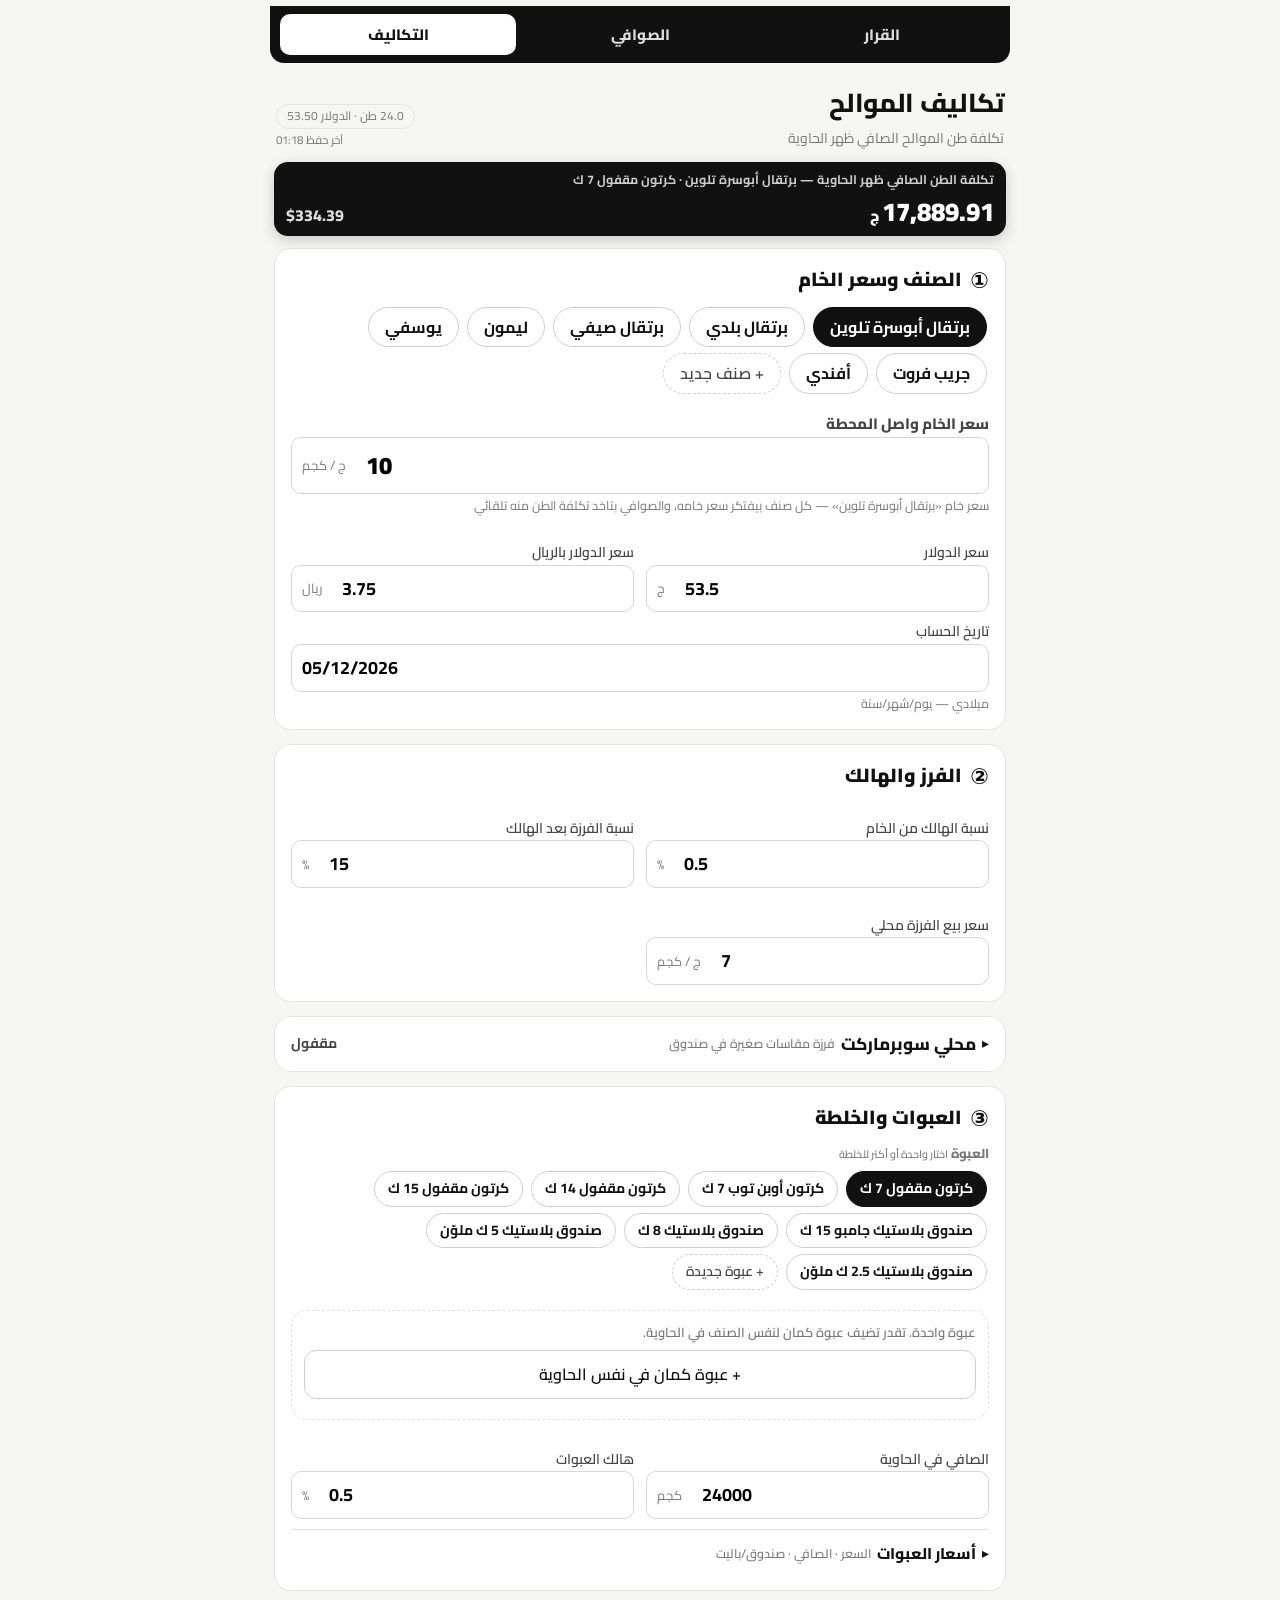
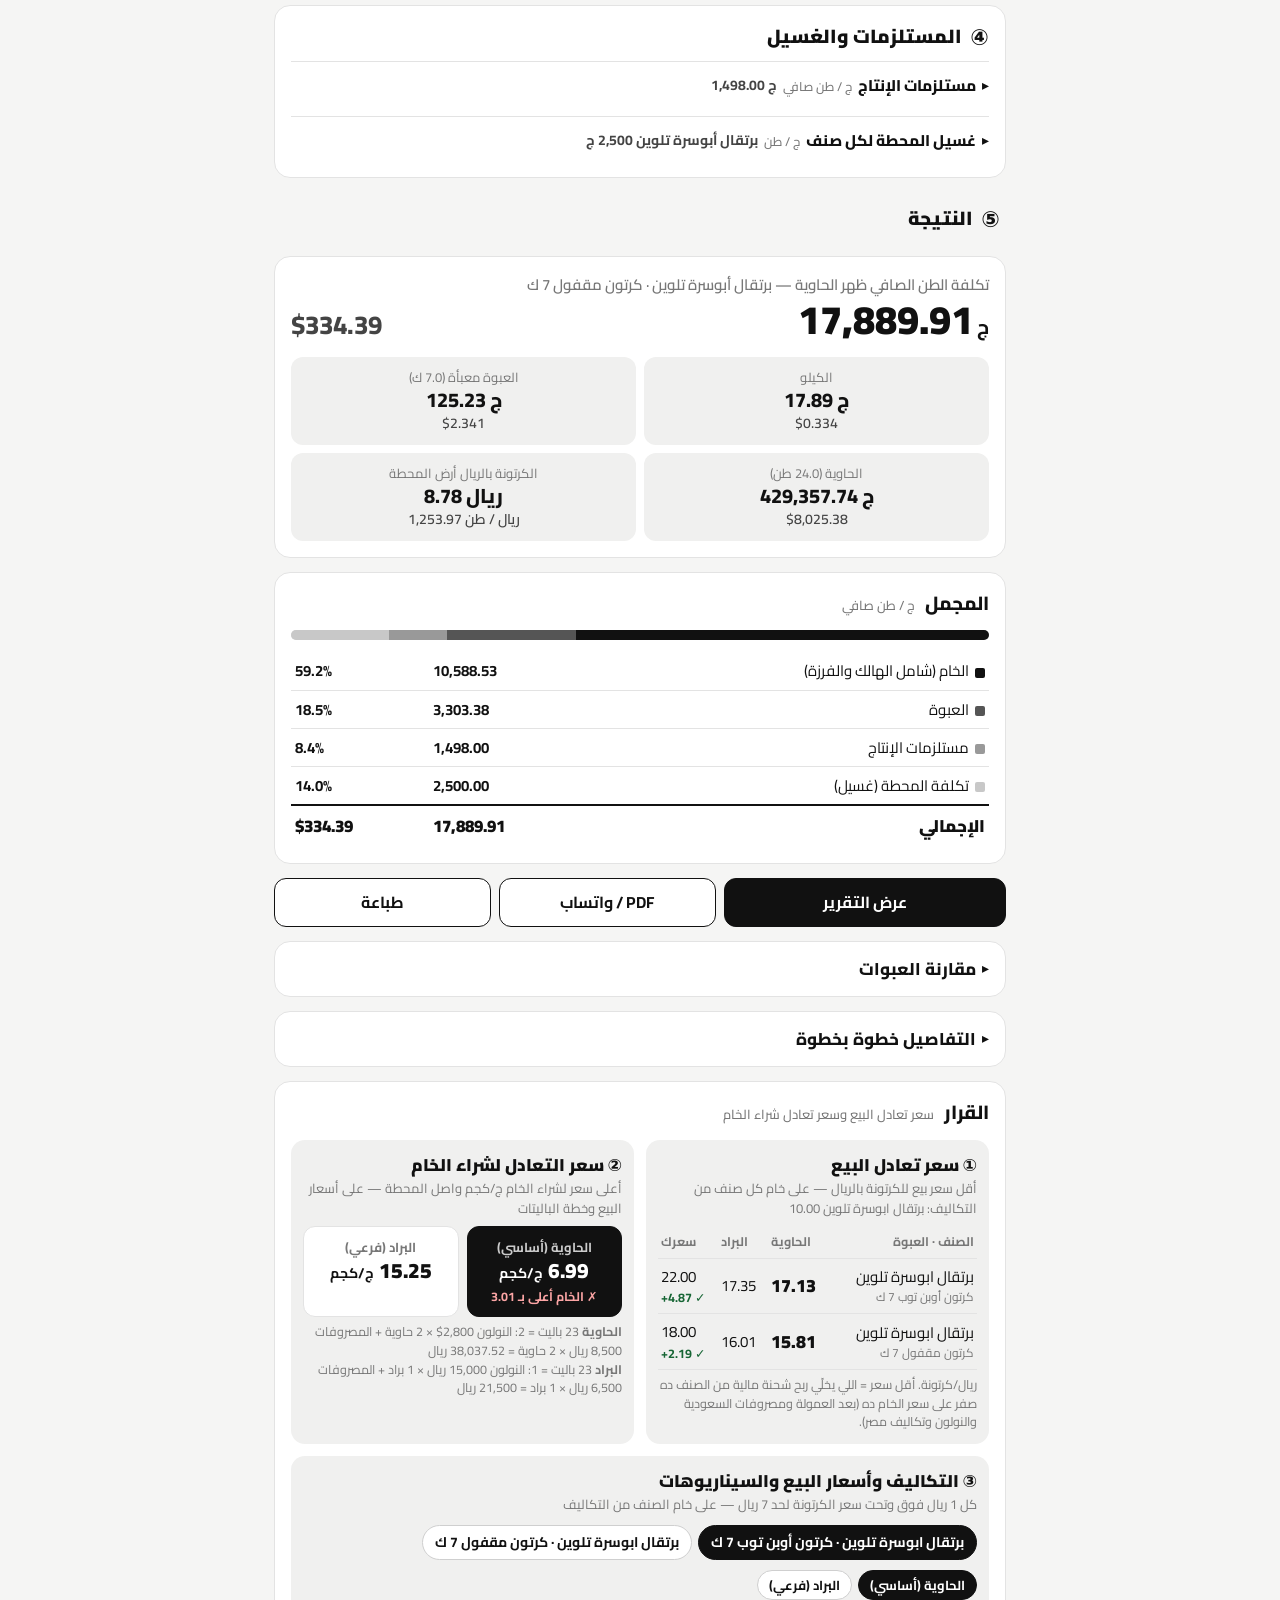
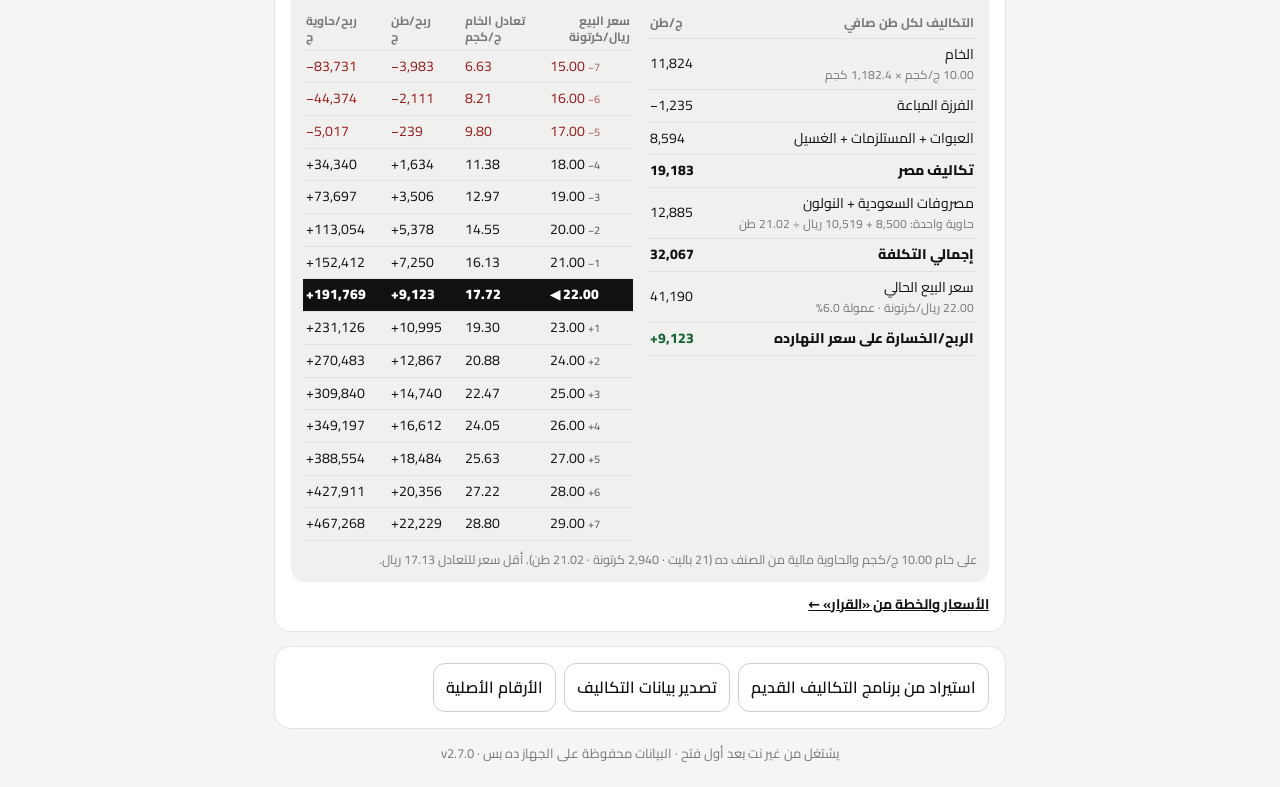
<file: costs.html>
<!doctype html>
<html lang="ar" dir="rtl">
<head>
<meta charset="utf-8">
<meta name="viewport" content="width=device-width,initial-scale=1,viewport-fit=cover">
<meta name="robots" content="noindex,nofollow">
<title>التكاليف — الصوافي والتكاليف</title>
<meta name="theme-color" content="#111111">
<meta name="apple-mobile-web-app-capable" content="yes">
<meta name="mobile-web-app-capable" content="yes">
<meta name="apple-mobile-web-app-status-bar-style" content="black">
<meta name="apple-mobile-web-app-title" content="الصوافي">
<link rel="manifest" href="manifest.webmanifest">
<link rel="apple-touch-icon" href="icon-180.png">
<link rel="icon" href="icon-192.png">
<style>[hidden]{display:none!important}
@font-face{font-family:'Cairo';font-style:normal;font-weight:200 1000;font-display:swap;src:url(fonts/cairo-arabic.woff2) format('woff2');unicode-range:U+0600-06FF,U+0750-077F,U+0870-08FF,U+200C-200E,U+2010-2011,U+204F,U+2E41,U+FB50-FDFF,U+FE70-FEFC}
@font-face{font-family:'Cairo';font-style:normal;font-weight:200 1000;font-display:swap;src:url(fonts/cairo-latin-ext.woff2) format('woff2');unicode-range:U+0100-02BA,U+02BD-02C5,U+02C7-02CC,U+02CE-02D7,U+02DD-02FF,U+1E00-1EFF,U+20A0-20AB,U+20AD-20C4,U+A720-A7FF}
@font-face{font-family:'Cairo';font-style:normal;font-weight:200 1000;font-display:swap;src:url(fonts/cairo-latin.woff2) format('woff2');unicode-range:U+0000-00FF,U+0131,U+0152-0153,U+02BB-02BC,U+02C6,U+02DA,U+02DC,U+2000-206F,U+20AC,U+2122,U+2212,U+2215,U+FEFF,U+FFFD}
:root{--ink:#111;--ink2:#444;--mut:#777;--line:#e3e3e3;--bg:#f5f5f4;--card:#fff;--soft:#f0f0ef}
*{box-sizing:border-box;-webkit-tap-highlight-color:transparent}
html,body{margin:0;background:var(--bg);color:var(--ink);font-family:'Cairo',system-ui,sans-serif;font-size:17px;line-height:1.55}
#app{max-width:760px;margin:0 auto;padding:calc(env(safe-area-inset-top) + 10px) 14px calc(env(safe-area-inset-bottom) + 24px)}
.num,.v{font-variant-numeric:tabular-nums;direction:ltr;unicode-bidi:isolate}
.top{display:flex;align-items:flex-end;justify-content:space-between;gap:10px;padding:8px 2px 12px}
.top h1{margin:0;font-size:26px;font-weight:800;letter-spacing:-.3px}.top .sub{color:var(--mut);font-size:14px}
.net{font-size:12px;color:var(--mut);border:1px solid var(--line);border-radius:20px;padding:2px 10px;white-space:nowrap}
.vars{display:flex;gap:8px;overflow-x:auto;padding:2px 2px 10px;scrollbar-width:none}.vars::-webkit-scrollbar{display:none}
.chip{flex:0 0 auto;border:1.5px solid #cfcfcf;background:#fff;color:var(--ink);border-radius:999px;padding:7px 16px;font:inherit;font-size:16px;font-weight:700}
.chip.on{background:var(--ink);border-color:var(--ink);color:#fff}.chip.add{border-style:dashed;color:var(--ink2);font-weight:600}
.notice{background:#f0f0ef;border:1.5px solid #888;color:#111;border-radius:12px;padding:10px 14px;font-size:15px;margin-bottom:12px}
.card{background:var(--card);border:1px solid var(--line);border-radius:16px;padding:16px;margin-bottom:14px}
.card h2{margin:0 0 12px;font-size:19px;font-weight:800}.card h2 small{font-weight:500;color:var(--mut);font-size:13px;margin-inline-start:6px}
.sum .lbl{color:var(--mut);font-size:15px;font-weight:600}
.sum .big{display:flex;align-items:baseline;justify-content:space-between;gap:8px;flex-wrap:wrap;margin:2px 0 12px}
.sum .egp{font-size:40px;font-weight:900;line-height:1.1}.sum .egp i{font-style:normal;font-size:20px;font-weight:700;margin-inline-start:4px}
.sum .usd{font-size:26px;font-weight:800;color:var(--ink2)}
.kpis{display:grid;grid-template-columns:repeat(3,minmax(0,1fr));gap:8px}
.kpi{background:var(--soft);border-radius:12px;padding:10px 8px;text-align:center}
.kpi b{display:block;font-size:20px;font-weight:800;line-height:1.3}.kpi span{display:block;font-size:13px;color:var(--mut)}.kpi em{display:block;font-style:normal;font-size:14px;color:var(--ink2);font-weight:600}
.actions{display:grid;grid-template-columns:1.3fr 1fr 1fr;gap:8px;margin-bottom:14px}
.btn{font:inherit;font-size:16px;font-weight:700;border:1.5px solid var(--ink);background:#fff;color:var(--ink);border-radius:12px;padding:11px 12px;cursor:pointer}
.btn.pri{background:var(--ink);color:#fff}.btn.ghost{border-color:#cfcfcf;font-weight:600}.btn.wide{width:100%;margin-top:8px}.btn.danger{color:#111;border-color:#111;border-style:dashed}
.grid{display:grid;grid-template-columns:minmax(0,1fr) minmax(0,1fr);gap:10px 12px}
.f label{display:block;font-size:14px;color:var(--ink2);font-weight:600;margin-bottom:3px}
.f .in{display:flex;align-items:center;border:1.5px solid #d6d6d6;border-radius:10px;background:#fff;overflow:hidden}
.f .in:focus-within{border-color:var(--ink)}
.f input{flex:1;min-width:0;width:100%;border:0;outline:0;font:inherit;font-size:18px;font-weight:700;padding:9px 10px;background:transparent;text-align:left;direction:ltr}
.f input.txt{text-align:right;direction:rtl;font-size:16px}
.f .u{color:var(--mut);font-size:13px;padding:0 10px;white-space:nowrap}
.f.full{grid-column:1/-1}.f .hint{font-size:12.5px;color:var(--mut);margin-top:2px}
.sec{grid-column:1/-1;font-size:14px;font-weight:800;color:var(--mut);border-top:1px solid var(--line);padding-top:10px;margin-top:2px}
.sup{display:grid;grid-template-columns:minmax(0,1fr) 104px 38px;gap:8px;align-items:center;margin-bottom:8px}
.sup input{font:inherit;border:1.5px solid #d6d6d6;border-radius:10px;padding:8px 10px;font-size:16px;min-width:0;outline:0}
.sup input:focus{border-color:var(--ink)}.sup input.v{font-weight:700;text-align:left;direction:ltr;font-size:17px}
.sup .x{border:0;background:var(--soft);border-radius:10px;height:38px;font-size:20px;color:var(--ink2);cursor:pointer}
.suptot{display:flex;justify-content:space-between;font-weight:800;border-top:1px solid var(--line);padding-top:10px;margin-top:4px}
.bk table{width:100%;border-collapse:collapse;font-size:15px}.bk td{padding:7px 4px;border-bottom:1px solid var(--line)}.bk td.v{text-align:left;font-weight:700;white-space:nowrap}
.bk tr.g td{font-weight:800;background:var(--soft)}.bk tr.t td{font-weight:900;font-size:17px;border-bottom:0;border-top:2px solid var(--ink)}
.bar{height:10px;border-radius:6px;background:#e7e7e7;overflow:hidden;display:flex;margin:4px 0 12px}.bar i{display:block;height:100%;background:#222}.bar i+i{background:#9a9a9a}
.tools{display:flex;flex-wrap:wrap;gap:8px}
.foot{color:var(--mut);font-size:13px;text-align:center;margin-top:6px}
/* report */
.rep{position:fixed;inset:0;background:#d9d9d7;overflow:auto;z-index:20;-webkit-overflow-scrolling:touch}
.repbar{position:sticky;top:0;z-index:2;display:flex;gap:8px;padding:calc(env(safe-area-inset-top) + 8px) 12px 8px;background:rgba(245,245,244,.96);border-bottom:1px solid var(--line)}
.repbar .btn{flex:1;padding:9px}
.pages{padding:14px 0 40px;display:flex;flex-direction:column;align-items:center;gap:14px}
.pagewrap{width:calc(100vw - 20px);max-width:794px;overflow:hidden}
.page{width:794px;height:1123px;background:#fff;color:#111;padding:36px 44px 50px;position:relative;transform-origin:top right;box-shadow:0 2px 10px rgba(0,0,0,.12);font-size:15px;line-height:1.5;overflow:hidden}
.page .ph{display:flex;justify-content:space-between;align-items:flex-start;border-bottom:2.5px solid #111;padding-bottom:8px;margin-bottom:6px}
.page .ph h1{margin:0;font-size:21px;font-weight:900;line-height:1.35}.page .ph .meta{font-size:14px;color:#555;margin-top:2px}
.page .ph .tag{font-size:12px;color:#555;border:1px solid #bbb;border-radius:14px;padding:2px 10px;white-space:nowrap}
.page h3{font-size:15px;font-weight:800;margin:10px 0 6px;color:#111;display:flex;align-items:center;gap:8px}.page h3:after{content:'';flex:1;height:1px;background:#ddd}
.rsum{display:grid;grid-template-columns:1.25fr 1fr 1fr 1fr;gap:10px}
.rsum .m{border:1px solid #ddd;border-radius:10px;padding:7px 12px}.rsum .m.main{background:#111;color:#fff;border-color:#111}
.rsum .m span{display:block;font-size:12.5px;color:#666;font-weight:600}.rsum .m.main span{color:#ccc}
.rsum .m b{display:block;font-size:21px;font-weight:900;line-height:1.25}.rsum .m.main b{font-size:27px}
.rsum .m em{display:block;font-style:normal;font-size:14px;font-weight:700;color:#444}.rsum .m.main em{color:#ddd;font-size:16px}
.rgrp{display:grid;grid-template-columns:1fr 1fr 1fr;gap:10px}.rgrp .m{border:1px solid #ddd;border-radius:10px;padding:8px 12px}
.rgrp .m span{font-size:13px;color:#666;font-weight:700}.rgrp .m b{display:block;font-size:19px;font-weight:900}.rgrp .m em{font-style:normal;font-size:13px;color:#444;font-weight:600}
.rgrp .m.t{background:#f1f1f0}
.rt{width:100%;border-collapse:collapse;font-size:13px}
.rt th{background:#111;color:#fff;font-weight:700;padding:6px 6px;font-size:12.5px;text-align:center}.rt th:first-child{text-align:right}
.rt td{padding:2.5px 6px;line-height:1.45;border-bottom:1px solid #e6e6e6;text-align:center;font-variant-numeric:tabular-nums}.rt td:first-child{text-align:right}
.rt td.n{direction:ltr}.rt tr.gh td{font-weight:800;background:#f1f1f0;color:#333;font-size:13px}
.rt tr.st td{font-weight:800;border-top:1.5px solid #999;background:#fafafa}.rt tr.gt td{font-weight:900;font-size:15px;background:#111;color:#fff}
.page .note{font-size:12px;color:#555;margin-top:6px;line-height:1.5}
.page .pf{position:absolute;bottom:22px;right:48px;left:48px;font-size:11px;color:#888;display:flex;justify-content:space-between;border-top:1px solid #e4e4e4;padding-top:6px}
.mt td{vertical-align:top;padding:7px 6px}.mt td.fm{text-align:right;color:#333}.mt td.k{font-weight:700;text-align:right}
.page ul{margin:6px 0 0;padding-inline-start:18px;font-size:13.5px;color:#333}.page ul li{margin-bottom:3px}
.busy{position:fixed;inset:0;background:rgba(255,255,255,.75);display:flex;align-items:center;justify-content:center;z-index:50;font-weight:800;font-size:18px}
@media (max-width:420px){.sum .egp{font-size:36px}.kpi b{font-size:18px}.grid{gap:9px 10px}}
@media print{
 @page{size:A4;margin:0}
 html,body{background:#fff}
 #app,.repbar,.busy{display:none!important}
 .rep{position:static;display:block!important;background:#fff;overflow:visible}
 .rep[hidden]{display:block!important}
 .pages{padding:0;gap:0;display:block}
 .pagewrap{width:auto!important;max-width:none;height:auto!important;overflow:visible}
 .page{transform:none!important;box-shadow:none;width:210mm;height:296mm;page-break-after:always;break-after:page}
 .pagewrap:last-child .page{page-break-after:auto;break-after:auto}
 *{-webkit-print-color-adjust:exact;print-color-adjust:exact}
}
.page .pc{width:706px}
.ltr{direction:ltr;unicode-bidi:isolate;display:inline-block}

.f .in.bad,.sup input.bad{border:2px solid #111;background:#e6e6e6}
.err{border:2px solid #111;border-radius:12px;padding:10px 14px;font-size:15px;background:#f0f0ef}.err ul{margin:6px 0 0;padding-inline-start:20px}
body.invalid #bReport,body.invalid #bShare,body.invalid #bPrint{opacity:.45}
.emsg{font-size:13px;font-weight:700;color:#111;margin:3px 2px 6px}
/* citrus additions */
.top .tr{display:flex;flex-direction:column;align-items:flex-end;gap:3px}.ls{font-size:11.5px;color:var(--mut)}
.lblrow{font-size:13px;font-weight:800;color:var(--mut);margin:0 2px 4px}
.chip.sm{font-size:14px;padding:6px 13px}
.kpis{grid-template-columns:repeat(2,minmax(0,1fr))}
.bar i:nth-child(1){background:#111}.bar i:nth-child(2){background:#555}.bar i:nth-child(3){background:#999}.bar i:nth-child(4){background:#c8c8c8}
.sw{display:inline-block;width:10px;height:10px;border-radius:2px;margin-inline-end:6px;vertical-align:middle}.sw.s0{background:#111}.sw.s1{background:#555}.sw.s2{background:#999}.sw.s3{background:#c8c8c8}
.bk tr.h td{font-size:13px;color:var(--mut);font-weight:700}.bk tr.s td{font-weight:800;border-top:1.5px solid #999}.bk tr.sel td{background:#e9e9e8;font-weight:800}
.bk .hint{font-size:13px;color:#777;margin-top:8px}
.trow{display:grid;grid-template-columns:minmax(0,1fr) 84px 84px;gap:8px;align-items:center;margin-bottom:8px}.trow.th span{font-size:13px;color:var(--mut);font-weight:700}
.trow input{font:inherit;border:1.5px solid #d6d6d6;border-radius:10px;padding:8px 10px;font-size:15px;min-width:0;outline:0}.trow input:focus{border-color:var(--ink)}.trow input.v{font-weight:700;text-align:left;direction:ltr;font-size:16px}
.sup:not(.three){grid-template-columns:minmax(0,1fr) 104px}
.trow input.bad{border:2px solid #111;background:#e6e6e6}
.f input[data-date]{font-size:16px}
.repbar .sel{flex:1.2;padding:9px 6px;font-size:14px}
.rsar{display:flex;flex-wrap:wrap;align-items:baseline;gap:6px 12px;border:1px solid #ddd;border-radius:10px;padding:6px 12px;margin-top:8px;font-size:13px}
.rsar span{color:#666;font-weight:700}.rsar b{font-size:17px;font-weight:900}.rsar .sep{color:#bbb}.rsar em{font-style:normal;color:#777;font-size:12px;flex-basis:100%}
.rt tr.sel td{background:#e4e4e4;font-weight:800}.rt.q td{text-align:right}.rt.q td.n{text-align:left;font-weight:700}
.rt td.n{white-space:nowrap}
.page .rt td{padding:3px 6px}
.rsum .m small{display:block;font-size:10.5px;color:#888;font-weight:500;line-height:1.35;margin-top:2px;border-top:1px solid #eee;padding-top:2px}.rsum .m.main small{color:#bbb;border-color:#444}
.pc.p1 .rt{font-size:14.5px}.pc.p1 .rt td{padding:6px 6px}.pc.p1 .rt th{font-size:13.5px;padding:7px 6px}.pc.p1 h3{font-size:16.5px;margin:16px 0 8px}
.pc.p1 .rsum .m{padding:9px 12px}.pc.p1 .rsar{padding:9px 14px;font-size:14px}.pc.p1 .rsar b{font-size:19px}.pc.p1 .note{font-size:13px}
.rt.q td.q2{text-align:right;font-weight:700}
.page ul{list-style:none;padding-inline-start:4px}.page ul li:before{content:'•';margin-inline-end:6px;font-weight:900}
.bk td.vh{text-align:left;white-space:nowrap}
.repbar{gap:6px;padding-left:8px;padding-right:8px}.repbar .btn{font-size:14px;padding:9px 4px;white-space:nowrap}

/* محلي سوبرماركت v2.2.0 (الشاشة بس) */
.smcard select{font:inherit;font-size:16px;font-weight:700;border:0;outline:0;background:transparent;padding:9px 10px;width:100%;color:var(--ink)}
.smcard .f .u select.smu{font-size:16px;font-weight:700;color:var(--ink2);padding:4px 0;width:auto}
.smcard .smh{font-size:15px;font-weight:800;margin:14px 0 8px;border-top:1px solid var(--line);padding-top:12px}
.smcard .trow.sm4{grid-template-columns:repeat(3,minmax(0,1fr)) 38px}
.smcard .trow.sm4 .x{border:0;background:var(--soft);border-radius:10px;height:38px;font-size:20px;color:var(--ink2);cursor:pointer}
.smcard .trow.sm4 .x[disabled]{opacity:.35}
.smcard .smrow{border:1px solid var(--line);border-radius:12px;padding:8px;margin-bottom:8px}
.smcard .smrow input.nm{font:inherit;width:100%;box-sizing:border-box;border:1.5px solid #d6d6d6;border-radius:10px;padding:8px 10px;font-size:16px;font-weight:700;margin-bottom:6px;outline:0}
.smcard .smrow input.nm.bad{border:2px solid #111;background:#e6e6e6}
.smcard .smrow .trow{margin-bottom:0}
.smout{margin-top:12px}
.smk{background:var(--soft);border-radius:12px;padding:10px;text-align:center;margin-bottom:8px}
.smk span{display:block;font-size:13px;color:var(--mut)}
.smk b{display:block;font-size:22px;font-weight:800}
.smk b.neg{text-decoration:underline}
.smk em{display:block;font-style:normal;font-size:14px;color:var(--ink2);font-weight:600}
.smt{width:100%;border-collapse:collapse;font-size:14.5px}
.smt td{padding:6px 4px;border-bottom:1px solid var(--line)}
.smt td.sv{text-align:left;white-space:nowrap;font-size:15px;font-weight:700;font-variant-numeric:tabular-nums}
.smt td.sv small{display:block;font-weight:500;color:var(--mut);font-size:12px}
.smt tr.s td{font-weight:800;border-top:1.5px solid var(--ink)}
.smsplit{font-size:13.5px;color:var(--ink2);background:#fff;border:1px dashed #cfcfcf;border-radius:10px;padding:8px 10px;margin-bottom:8px;line-height:1.7}
.smsplit span{font-weight:800;color:var(--ink)}

.trow.pk4{grid-template-columns:minmax(0,1.15fr) 70px 72px 78px}
.pkform{margin-top:10px;padding:12px;background:var(--soft,#f4f4f4);border:1px solid var(--line,#e4e4e4);border-radius:14px}
.pkform-h{font-weight:800;margin-bottom:8px}
.pkform label{display:flex;flex-direction:column;gap:4px;font-size:13px;font-weight:700;color:var(--mut,#555);margin-bottom:8px}
.pkform input{font:inherit;border:1.5px solid #d6d6d6;border-radius:10px;padding:9px 10px;font-size:16px;min-width:0;outline:0;background:#fff}
.pkform input:focus{border-color:var(--ink,#111)}
.pkform input.v{font-weight:700;text-align:left;direction:ltr}
.pkform-row{display:grid;grid-template-columns:1fr 1fr 1fr;gap:8px}
.pkform-act{display:flex;gap:8px;margin-top:4px}
.pkform-act .btn{flex:1}
@media(max-width:430px){
  .trow.pk4{grid-template-columns:repeat(3,minmax(0,1fr));gap:6px}
  .trow.pk4>:first-child{grid-column:1/-1}
  .pkform-row{grid-template-columns:1fr}
  .pkform input{width:100%}
}

#pkgs.vars,#vars.vars{flex-wrap:wrap;overflow-x:auto;row-gap:6px}
@media(max-width:430px){
  #pkgs.vars,#vars.vars{overflow-x:visible;padding-bottom:2px}
  #pkgs .chip.sm{font-size:13px;padding:6px 11px}
}
.mixcard{padding:10px 12px;margin:8px 0 0}
.mixbar{display:flex;flex-wrap:wrap;gap:8px;align-items:center;margin-bottom:8px}
.mixhint{font-size:13.5px;color:var(--mut,#555);font-weight:600;line-height:1.45;flex:1}
.mixpick{margin-top:8px}
.mixpick-h{font-size:13px;font-weight:800;margin-bottom:6px}
.mixpick-l{display:flex;flex-wrap:wrap;gap:6px}
.mixt{margin-top:6px}
.mixh,.mixr{display:grid;grid-template-columns:1fr auto;gap:6px 8px;align-items:center}
.mixh{display:none}
.mixr{border:1px solid var(--line,#e4e4e4);border-radius:12px;padding:8px;margin-bottom:8px}
.mixn{font-weight:800;grid-column:1/-1}
.mixf{display:flex;flex-wrap:wrap;gap:8px}
.mixf label{display:flex;flex-direction:column;gap:3px;font-size:12px;font-weight:700;color:var(--mut,#555)}
.mixf input{font:inherit;font-weight:700;border:1.5px solid #d6d6d6;border-radius:10px;padding:8px 10px;width:92px;text-align:left;direction:ltr}
.mixq{display:flex;gap:10px;font-weight:700}
.mixr .x{border:0;background:var(--soft,#f4f4f4);border-radius:10px;height:38px;width:38px;font-size:20px;color:var(--ink2,#555);cursor:pointer;justify-self:end}
.mixsum{font-size:13.5px;font-weight:600;color:var(--ink2,#444);margin:2px 2px 4px}
.mixsum em{font-style:normal;color:#111;text-decoration:underline;margin-inline-start:6px}
.mixcosts{margin-top:12px}
.mixcosts-h{font-size:14px;font-weight:800;margin-bottom:8px}
.mixc{display:grid;grid-template-columns:1fr auto;gap:2px 10px;padding:8px 0;border-bottom:1px solid var(--line,#eee)}
.mixc b{grid-column:1;font-size:15px}
.mixc span{grid-column:1;font-size:12.5px;color:var(--mut,#666)}
.mixc strong{grid-column:2;grid-row:1;font-size:16px}
.mixc em{grid-column:2;grid-row:2;font-style:normal;font-weight:700;color:var(--ink2,#555);text-align:left}
.mixc.tot{border-bottom:0;border-top:1.5px solid #111;font-weight:800}
.decblend{background:#f7f7f5;border:1px solid #e4e4e0;border-radius:12px;padding:10px 12px;margin:8px 0;font-size:13.5px;line-height:1.55;font-weight:600}
.decblend b{display:block;font-size:14.5px;margin-bottom:2px}
/* v2.7.0 — ترتيب الشكل: كروت مرقّمة زي القرار، نتيجة ثابتة فوق، خانات متساوية، جداول مطوية */
.stick{position:sticky;top:0;z-index:20;display:flex;align-items:baseline;gap:8px;flex-wrap:wrap;background:#111;color:#fff;border-radius:14px;padding:8px 12px;margin:0 0 12px;box-shadow:0 4px 14px rgba(0,0,0,.18);cursor:pointer}
.stick>span{font-size:12.5px;color:#ccc;font-weight:700;flex-basis:100%}.stick>b{font-size:26px;font-weight:900;line-height:1.15}.stick>b i{font-style:normal;font-size:15px;margin-inline-start:3px}.stick>em{font-style:normal;font-size:16px;color:#ddd;font-weight:800;margin-inline-start:auto}
.stick:empty{display:none}
h2.cn{display:flex;align-items:center;gap:8px;font-size:19px;font-weight:900;margin:0 0 10px}h2.cn i{font-style:normal;font-size:22px;line-height:1}
h2.cn.top{margin:18px 4px 10px}
.cg .vars{margin-bottom:10px}.cg .lblrow{margin:0 0 6px;padding:0}.cg .lblrow small{font-weight:500;color:var(--mut)}
.cg .grid .f label{min-height:2.6em;display:flex;align-items:flex-end;line-height:1.3}
.cg .grid .f .in input{font-size:18px}
#inputs .f:has(input[data-k="raw"]){order:-1;grid-column:1/-1}#inputs .f:has(input[data-k="raw"]) label{min-height:0;font-size:15px;font-weight:800}#inputs .f:has(input[data-k="raw"]) input{font-size:24px;font-weight:900}
#inputs .f.full{order:5;grid-column:1/-1}#inputs .f.full label{min-height:0}
.cg .mixcard{border:1px dashed var(--line);box-shadow:none;margin:6px 0 12px;padding:12px}
details.adv{border-top:1px solid var(--line);margin-top:10px;padding-top:4px}details.adv>summary{list-style:none;cursor:pointer;display:flex;align-items:center;flex-wrap:wrap;gap:6px;font-weight:800;font-size:15.5px;padding:8px 0}
details.adv>summary::-webkit-details-marker{display:none}details.adv>summary::before{content:'▸';font-size:14px;transition:transform .15s}details.adv[open]>summary::before{transform:rotate(90deg)}
details.adv>summary small{font-weight:500;color:var(--mut);font-size:12.5px}details.adv>summary b{margin-inline-start:auto;font-size:14px;color:var(--ink2)}
details.card.adv{border-top:1px solid var(--line);padding:6px 16px;margin-top:0}details.card.adv>summary{font-size:17px}details.card.adv[open]{padding-bottom:14px}
details.card.adv h2{display:none}
.cg5 .actions{margin:0 0 14px}
@media print{.stick{display:none}}
#inputs2 .f:has(input[data-k="cullP"]){order:2}
details.smwrap:has(#smCard[hidden]){display:none}details.smwrap .smcard{padding:0;border:0;margin:0}details.smwrap .smcard>h2:first-child{display:none}
h2.cn{justify-content:flex-start}
.cg .mixcard .mixbar{flex-direction:column;align-items:stretch;gap:8px}.cg .mixcard .mixhint{font-size:13px}
</style>
<style>/* «القرار في الاتجاهين» — الشاشة بس */
.two{display:grid;grid-template-columns:repeat(auto-fit,minmax(300px,1fr));gap:12px}
.two-p{background:var(--soft,#f0f0ef);border-radius:14px;padding:12px;min-width:0}
.two-h>b{display:block;font-size:17px;font-weight:900}.two-h>span{display:block;font-size:13px;color:var(--mut,#777);margin-bottom:8px}
.two-t{width:100%;border-collapse:collapse;font-size:15px}.two-t td{padding:6px 3px;border-bottom:1px solid var(--line,#e3e3e3);vertical-align:middle}
.two-t td small{display:block;font-size:12px;color:var(--mut,#777)}.two-t tr.h td{font-size:12.5px;color:var(--mut,#777);font-weight:700}
.two-t td.vh{text-align:left;white-space:nowrap}.two-t .two-a b{font-size:18px;font-weight:900}
.two-t td>em{font-style:normal;font-size:12.5px;font-weight:700;display:block}.two-t.sm{margin-top:10px;font-size:13.5px}
.two .ok2{color:#166534}.two .bad2{color:#991b1b}.two em.sm2{font-style:normal;color:var(--mut,#777);font-size:13px}
.two-ks{display:grid;grid-template-columns:1fr 1fr;gap:8px}
.two-k{background:#fff;border:1px solid var(--line,#e3e3e3);border-radius:12px;padding:10px 8px;text-align:center}
.two-k>span{display:block;font-size:13px;color:var(--mut,#777);font-weight:700}.two-k b{display:block;font-size:24px;font-weight:900;line-height:1.3}.two-k b i{font-style:normal;font-size:14px;font-weight:700}
.two-k.main{background:#111;border-color:#111;color:#fff}.two-k.main>span{color:#ccc}.two-k.main .ok2{color:#86efac}.two-k.main .bad2{color:#fca5a5}
.two-k>em{display:block;font-style:normal;font-size:12.5px;font-weight:700;margin-top:2px}
.two-edit{grid-column:1/-1;font-size:14px;font-weight:700;color:var(--ink,#111)}
.two.compact .two-k b{font-size:21px}

.two .hint{font-size:12.5px;line-height:1.5;color:var(--mut,#777);margin-top:6px}
.two-sc{grid-column:1/-1;min-width:0}
.scen{background:var(--soft,#f0f0ef);border-radius:14px;padding:12px}
.sc-ch{display:flex;gap:6px;overflow-x:auto;padding:2px 0 8px;scrollbar-width:none}.sc-ch::-webkit-scrollbar{display:none}
.sc-chip{flex:0 0 auto;border:1.5px solid #cfcfcf;background:#fff;color:#111;border-radius:999px;padding:6px 12px;font:inherit;font-size:14px;font-weight:700;cursor:pointer}
.sc-chip.sm{font-size:13px;padding:4px 11px}.sc-chip.on{background:#111;border-color:#111;color:#fff}
.sc-p{display:none}.sc-p.on{display:grid;grid-template-columns:repeat(auto-fit,minmax(290px,1fr));gap:4px 14px;align-items:start}.sc-p.on>.hint{grid-column:1/-1}
.sc-t td,.sc-c td{padding:5px 3px;font-size:14px}.sc-t tr.h td{font-size:12px;line-height:1.3}
.sc-t tr.cur td{background:#111;color:#fff;font-weight:900}.sc-t tr.neg td{color:#991b1b}.sc-t tr.cur.neg td{color:#fca5a5}
.sc-t td small{display:inline;font-size:11px;color:inherit;opacity:.7}.sc-c tr.s td{font-weight:800;border-top:1.5px solid #999}
@media (max-width:420px){.sc-t td,.sc-c td{font-size:13px;padding:5px 2px}}
@media print{.two,#two,#costsDec{display:none!important}}
/* v2.5.0 ④–⑦ اسأل القرار · الاحتمالات · الحساسية · كل الأصناف */
.mx h2.mx-h2{margin-top:18px;border-top:1px solid var(--line,#e3e3e3);padding-top:14px}
.mx-pick{display:grid;grid-template-columns:minmax(0,1fr) minmax(0,1fr);gap:8px 10px;margin-bottom:8px}.mx-pick.two{align-items:end}
.mx-f{display:flex;flex-direction:column;gap:3px;font-size:13px;color:var(--ink2,#444);font-weight:700;min-width:0}.mx-f small{font-weight:500;color:var(--mut,#777)}
.mx-f select,.mx-f input,.mx-ri input,.mx-ov input,.mx-tg input{font:inherit;font-size:16px;padding:8px;border:1.5px solid #d6d6d6;border-radius:10px;width:100%;box-sizing:border-box;background:#fff;color:#111;min-width:0}
.mxin{text-align:center;direction:ltr;font-weight:800}.mxin.big{font-size:20px}.mxin.auto{background:#f3f3f2}.mxin.bad{border-color:#b00;background:#fff3f3}
.mx-tg{display:flex;flex-wrap:wrap;align-items:center;gap:6px;margin:4px 0 10px;font-size:13px;font-weight:700;color:var(--mut,#777)}.mx-tg input{width:110px}
.mx-ch{display:flex;gap:6px}
.mx-rev{margin-top:8px;font-size:14px;line-height:1.6;background:#fff;border:1px solid var(--line,#e3e3e3);border-radius:12px;padding:8px 10px}.mx-rev.sm{font-size:13px;background:transparent;border:0;padding:4px 0}
.mx-k{grid-template-columns:1fr 1fr}.mx-k .kpi b{font-size:19px}
.mx-pt td,.mx-sn td,.mx-ov td{font-size:13.5px}.mx-pt tr.cur td{background:#111;color:#fff;font-weight:900}.mx-pt tr.neg td{color:#991b1b}.mx-pt tr.cur.neg td{color:#fca5a5}.mx-pt td small{display:inline;color:inherit;opacity:.75}
.mx-bar{display:inline-block;width:56px;height:8px;background:#e3e3e3;border-radius:4px;margin-inline-end:6px;vertical-align:middle;overflow:hidden}.mx-bar i{display:block;height:100%;background:#111}
.mx-tor{display:flex;height:6px;margin-top:4px;background:#f0f0ef;border-radius:3px;overflow:hidden;direction:ltr;justify-content:center}.mx-tor i{display:block;height:100%}.mx-tor i.dn{margin-left:auto}.mx-tor i.up{margin-right:auto}
.mx-ov td.vh{text-align:center}.mx-ov input.raw{width:78px;padding:6px}.mx-ov td small{display:block;font-size:11.5px}.mx-ov td b{font-size:16px}.mx-ov em{font-style:normal;font-size:12px;font-weight:800;display:block}
.mx .ok2,.mx-ov .ok2,.mx-ro .ok2{color:#166534}.mx .bad2,.mx-ro .bad2{color:#991b1b}
.mx-vars{margin-top:10px}
.mx-row{border:1px solid var(--line,#e3e3e3);border-radius:12px;padding:10px;margin-bottom:8px;background:#fff}
.mx-rh{display:flex;justify-content:space-between;align-items:center;gap:6px;margin-bottom:6px}.mx-rh b{font-size:15px}
.mx-ri{display:grid;grid-template-columns:1fr 1fr;gap:8px}.mx-ri label{display:flex;flex-direction:column;gap:3px;font-size:12px;color:var(--mut,#777);font-weight:700}
.mx-ro{display:grid;grid-template-columns:repeat(3,1fr);gap:6px;margin-top:8px;text-align:center}.mx-ro>div{background:var(--soft,#f0f0ef);border-radius:10px;padding:6px 4px}.mx-ro>div>span{display:block;font-size:11.5px;color:var(--mut,#777);font-weight:700}.mx-ro>div>b{display:block;font-size:17px;font-weight:900;color:#111}
.mx-ro>em{grid-column:1/-1;font-style:normal;font-size:12.5px;font-weight:800}.mx-ro .sm2{grid-column:1/-1;color:var(--mut,#777);font-size:13px}
.mx .hint{font-size:12.5px;line-height:1.55;color:var(--mut,#777);margin-top:6px}
.mx-more{margin-top:6px}.mx-more>summary{cursor:pointer;font-weight:800;font-size:14px;padding:8px 2px;color:var(--ink2,#444)}
.mx-tor i.neg{background:#991b1b}.mx-tor i.pos{background:#166534}
@media print{.mx{display:none!important}}
/* v2.6.0 — قرار الشراء السريع + الشحنة = سطور الصوافي */
.qk-h>b{display:block;font-size:19px;font-weight:900}.qk-h>span{display:block;font-size:12.5px;color:var(--mut,#777);margin-bottom:8px}
.qk-s{background:#111;color:#fff;border-radius:14px;padding:10px 12px;margin-bottom:10px}.qk-s>span{display:block;font-size:13px;color:#ccc;font-weight:700}.qk-s>b{display:block;font-size:22px;font-weight:900;line-height:1.35}.qk-s>em{display:block;font-style:normal;font-size:12.5px;color:#ddd}
.qk-s.neg>b{color:#fca5a5}
.qk-r{border:2px solid var(--line,#e3e3e3);border-radius:14px;padding:10px;margin-bottom:10px;background:#fff}
.qk-r.buy{border-color:#16a34a}.qk-r.neg{border-color:#d97706}.qk-r.no{border-color:#dc2626}
.qk-t{display:flex;flex-wrap:wrap;align-items:center;gap:6px}.qk-t>b{font-size:17px;font-weight:900}.qk-t>small{flex-basis:100%;font-size:12px;color:var(--mut,#777)}
.qk-v{font-style:normal;font-weight:900;font-size:15px;border-radius:999px;padding:2px 12px;color:#fff;background:#777}
.buy .qk-v{background:#16a34a}.neg .qk-v{background:#d97706}.no .qk-v{background:#dc2626}
.qk-a{font-size:16px;margin:6px 0 8px}.qk-a b{font-size:20px;font-weight:900}
.qk-n{display:grid;grid-template-columns:repeat(4,1fr);gap:5px;text-align:center}.qk-n>div{background:var(--soft,#f0f0ef);border-radius:10px;padding:5px 2px}.qk-n>div>span{display:block;font-size:11px;color:var(--mut,#777);font-weight:700}.qk-n>div>b{display:block;font-size:16px;font-weight:900}
.qk-n .ok2{color:#166534}.qk-n .bad2{color:#991b1b}
.qk-g{width:100%;border-collapse:collapse;font-size:13px;margin-top:8px;text-align:center}.qk-g td{padding:4px 2px;border-bottom:1px solid var(--line,#e3e3e3)}.qk-g tr:first-child td{font-size:11.5px;color:var(--mut,#777);font-weight:700}.qk-g td:first-child{text-align:right;font-weight:700}.qk-g small{color:var(--mut,#777)}
.qk .hint{font-size:12px;line-height:1.55;color:var(--mut,#777)}
.be-raw{display:grid;grid-template-columns:1fr 1.4fr;gap:8px;align-items:end;margin-top:6px}.be-cost{font-size:12.5px;line-height:1.5;color:var(--ink2,#444)}.be-cost small{color:var(--mut,#777)}
.be-sync{background:#ecfdf5;border-radius:10px;padding:6px 8px;color:#166534 !important}
@media print{.qk{display:none}}
</style>
</head>
<body>
<div id="app">
 <header class="top">
  <div class="brand"><h1>تكاليف الموالح</h1><span class="sub">تكلفة طن الموالح الصافي ظهر الحاوية</span></div>
  <div class="tr"><span id="net" class="net"></span><span id="ls" class="ls"></span></div>
 </header>
 <!-- v2.7.0: ترتيب الشكل بس (طلب أمير «ورتب كمان التكاليف الشكل») — نفس الخانات ونفس الحساب -->
 <div id="stick" class="stick" role="button" tabindex="0" aria-label="النتيجة"></div>
 <section class="card cg" id="g1">
  <h2 class="cn"><i>①</i> الصنف وسعر الخام</h2>
  <nav id="vars" class="vars" aria-label="الصنف"></nav>
  <div id="notice" class="notice" hidden></div>
  <div class="grid" id="inputs"></div>
 </section>
 <section class="card cg" id="g2">
  <h2 class="cn"><i>②</i> الفرز والهالك</h2>
  <div class="grid" id="inputs2"></div>
 </section>
 <details class="card adv big smwrap" id="advSm"><summary>محلي سوبرماركت <small>فرزة مقاسات صغيرة في صندوق</small> <b id="smSum"></b></summary><section class="smcard" id="smCard" hidden></section></details>
 <section class="card cg" id="g3">
  <h2 class="cn"><i>③</i> العبوات والخلطة</h2>
  <div class="lblrow">العبوة <small>اختار واحدة أو أكتر للخلطة</small></div>
  <nav id="pkgs" class="vars" aria-label="العبوة"></nav>
  <div class="grid" id="inputs3"></div>
  <details class="adv" id="advPk">
   <summary>أسعار العبوات <small>السعر · الصافي · صندوق/باليت</small></summary>
   <div id="pkt"></div>
   <button class="btn ghost wide" id="bAddPk">+ إضافة عبوة جديدة</button>
   <div id="pkAdd" class="pkform" hidden>
    <div class="pkform-h">عبوة جديدة</div>
    <label>اسم العبوة<input data-npk="n" placeholder="مثال: صندوق بلاستيك 5 ك ملوّن" autocomplete="off"></label>
    <div class="pkform-row">
     <label>الصافي كجم<input class="v" data-npk="w" inputmode="decimal" placeholder="5" dir="ltr"></label>
     <label>صناديق / باليت<input class="v" data-npk="b" inputmode="decimal" placeholder="200" dir="ltr"></label>
     <label>السعر ج<input class="v" data-npk="p" inputmode="decimal" placeholder="اختياري" dir="ltr"></label>
    </div>
    <div class="pkform-act">
     <button class="btn pri" id="bPkOk" type="button">إضافة</button>
     <button class="btn ghost" id="bPkCancel" type="button">إلغاء</button>
    </div>
   </div>
  </details>
 </section>
 <section class="card cg" id="g4">
  <h2 class="cn"><i>④</i> المستلزمات والغسيل</h2>
  <details class="adv" id="advSup">
   <summary>مستلزمات الإنتاج <small>ج / طن صافي</small> <b class="num" id="supSum"></b></summary>
   <div id="supt"></div>
  </details>
  <details class="adv" id="advVar">
   <summary>غسيل المحطة لكل صنف <small>ج / طن</small> <b class="num" id="washSum"></b></summary>
   <div id="vart"></div>
   <button class="btn ghost wide" id="bAddVar">+ إضافة صنف</button>
  </details>
 </section>
 <section class="cg5" id="g5">
  <h2 class="cn top"><i>⑤</i> النتيجة</h2>
  <section class="card sum" id="sum"></section>
  <section class="card" id="mojmal"></section>
  <div class="actions">
   <button class="btn pri" id="bReport">عرض التقرير</button>
   <button class="btn" id="bShare">PDF / واتساب</button>
   <button class="btn" id="bPrint">طباعة</button>
  </div>
  <details class="card adv big" id="advCmp"><summary>مقارنة العبوات</summary><section id="cmp"></section></details>
  <details class="card adv big" id="advDet"><summary>التفاصيل خطوة بخطوة</summary><section id="detail"></section></details>
 </section>
 <section class="card two-card" id="costsDec"></section>
 <section class="card tools">
  <button class="btn ghost" id="bCostsImport">استيراد من برنامج التكاليف القديم</button>
  <button class="btn ghost" id="bCostsExport">تصدير بيانات التكاليف</button>
  <input type="file" id="fCostsImport" accept="application/json,.json,.txt" hidden>
  <button class="btn ghost" id="bReset">الأرقام الأصلية</button>
 </section>
 <footer class="foot">يشتغل من غير نت بعد أول فتح · البيانات محفوظة على الجهاز ده بس <span id="ver"></span></footer>
</div>
<div id="rep" class="rep" hidden>
 <div class="repbar">
  <button class="btn" id="rClose">رجوع</button>
  <select id="rMode" class="btn sel" aria-label="نوع التقرير"><option value="full">التقرير الكامل</option><option value="m">المجمل (صفحة)</option></select>
  <button class="btn pri" id="rShare">PDF / واتساب</button>
  <button class="btn" id="rPrint">طباعة</button>
 </div>
 <div id="pages" class="pages"></div>
</div>
<div id="busy" class="busy" hidden><div>بيجهز الـ PDF…</div></div>
<script src="nav.js?v=231"></script>
<script src="costs-core.js?v=231"></script>
<script src="pdf-share.js"></script>
<script src="costs-app.js?v=270"></script>
<script src="ship-cont.js?v=280"></script>
<script src="be-core.js?v=280"></script>
<script src="costs-io.js?v=230"></script>
<script src="exp-migrate.js?v=201"></script>
<script src="safi-fresh.js?v=210"></script>
<script src="safi-autocost.js?v=240"></script>
<script src="be-ship.js?v=280"></script>
<script src="be-two.js?v=280"></script>
<script src="costs-two.js?v=280"></script>
<script src="costs-layout.js?v=270"></script>
<script>
if('serviceWorker' in navigator){window.addEventListener('load',function(){navigator.serviceWorker.register('sw.js?v=280').then(function(r){r.update&&r.update().catch(function(){});setInterval(function(){r.update().catch(function(){})},3600000)}).catch(function(){});var had=!!navigator.serviceWorker.controller;navigator.serviceWorker.addEventListener('controllerchange',function(){if(had&&!window.__rl){window.__rl=1;location.reload()}})})}
</script>
</body>
</html>
</file>
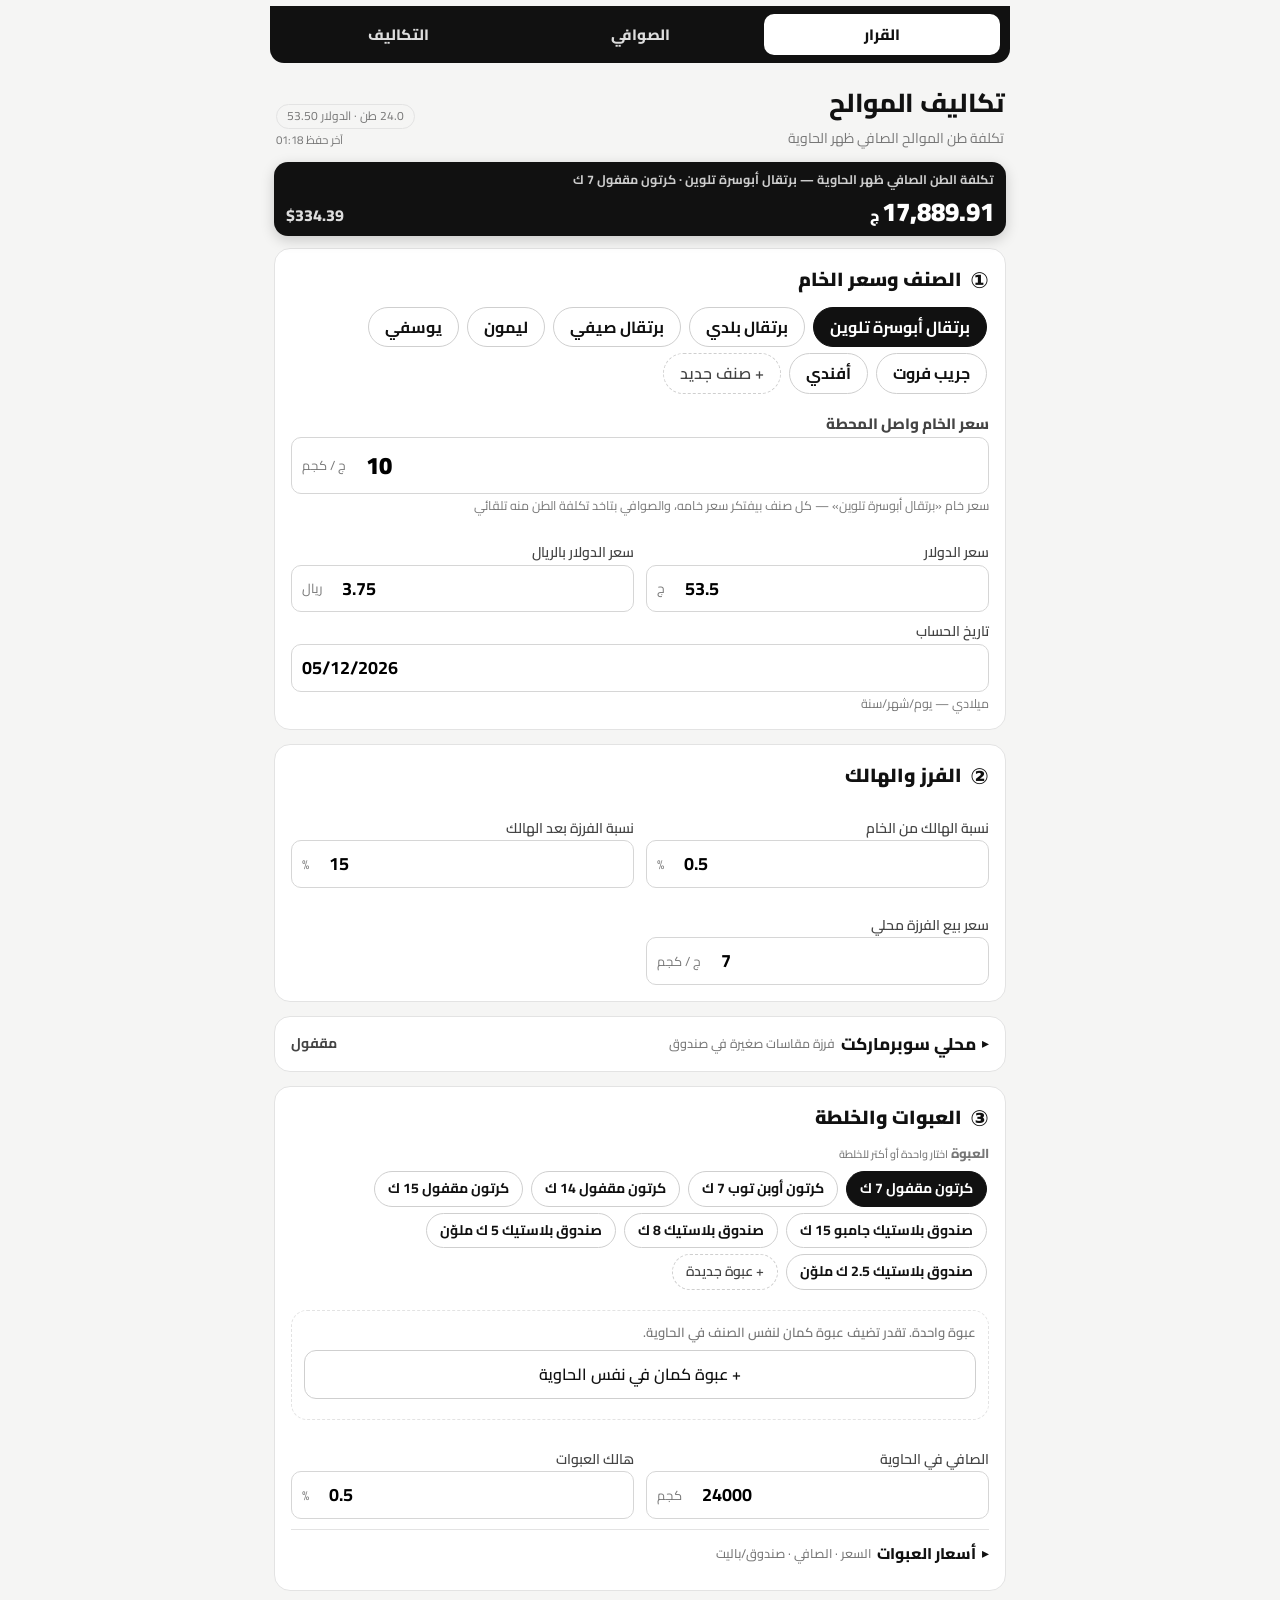
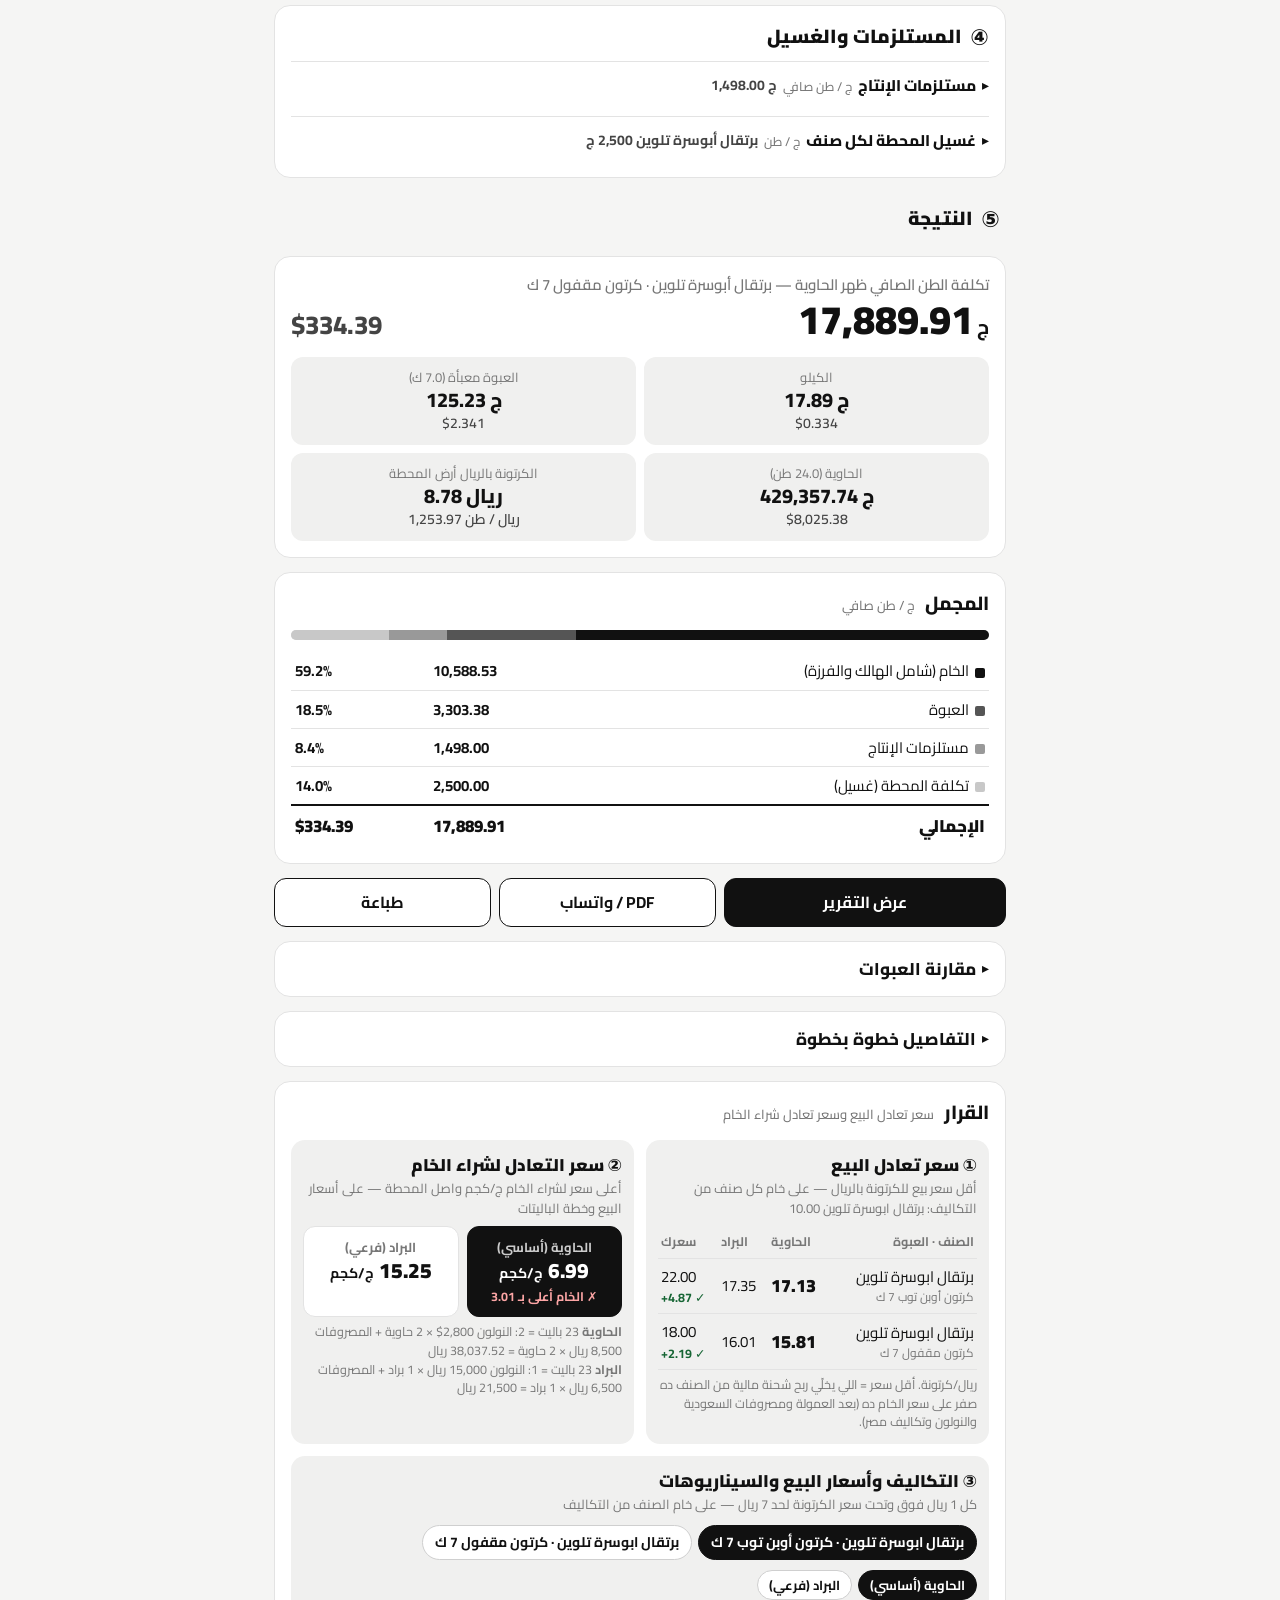
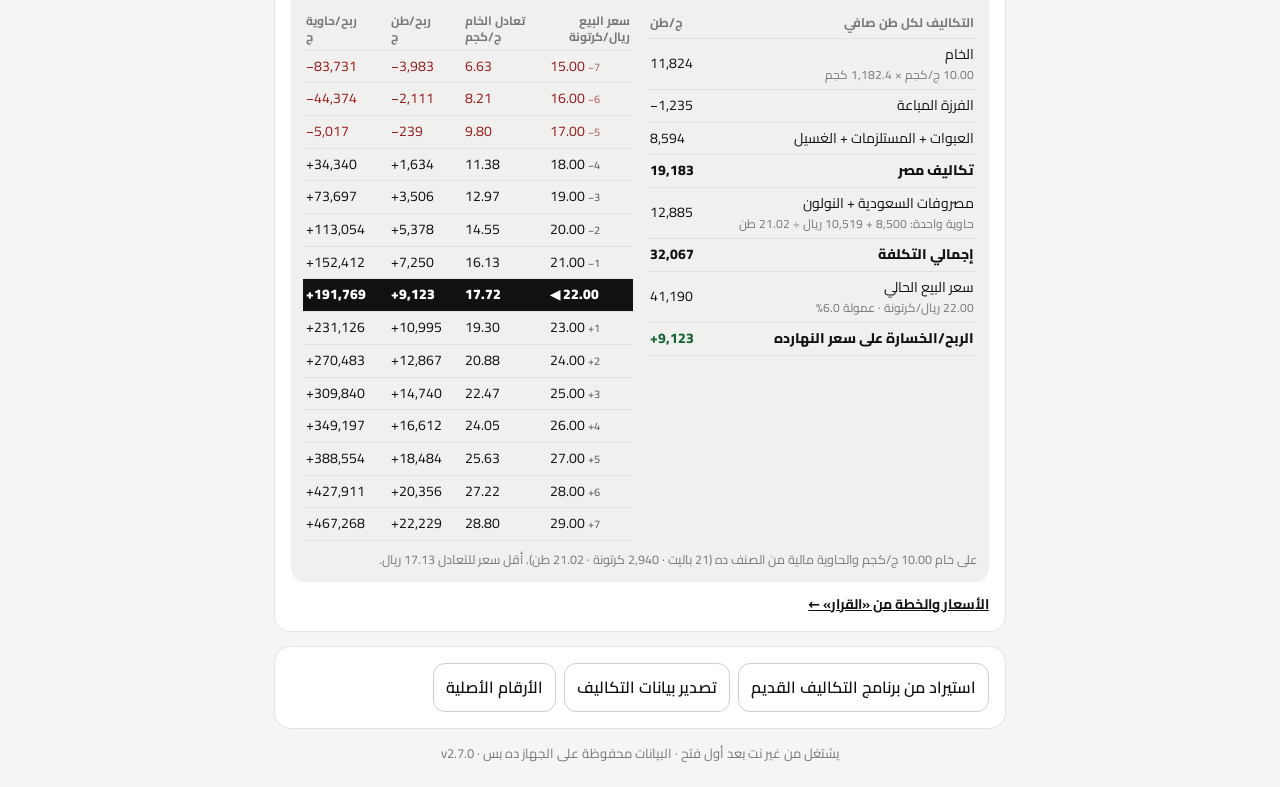
<file: costs.src.html>
<!doctype html>
<html lang="ar" dir="rtl">
<head>
<meta charset="utf-8">
<meta name="viewport" content="width=device-width,initial-scale=1,viewport-fit=cover">
<meta name="robots" content="noindex,nofollow">
<title>التكاليف — الصوافي والتكاليف</title>
<meta name="theme-color" content="#111111">
<meta name="apple-mobile-web-app-capable" content="yes">
<meta name="mobile-web-app-capable" content="yes">
<meta name="apple-mobile-web-app-status-bar-style" content="black">
<meta name="apple-mobile-web-app-title" content="الصوافي">
<link rel="manifest" href="manifest.webmanifest">
<link rel="apple-touch-icon" href="icon-180.png">
<link rel="icon" href="icon-192.png">
<link rel="stylesheet" href="costs.css">
<link rel="stylesheet" href="two.css">
</head>
<body>
<div id="app">
 <header class="top">
  <div class="brand"><h1>تكاليف الموالح</h1><span class="sub">تكلفة طن الموالح الصافي ظهر الحاوية</span></div>
  <div class="tr"><span id="net" class="net"></span><span id="ls" class="ls"></span></div>
 </header>
 <!-- v2.7.0: ترتيب الشكل بس (طلب أمير «ورتب كمان التكاليف الشكل») — نفس الخانات ونفس الحساب -->
 <div id="stick" class="stick" role="button" tabindex="0" aria-label="النتيجة"></div>
 <section class="card cg" id="g1">
  <h2 class="cn"><i>①</i> الصنف وسعر الخام</h2>
  <nav id="vars" class="vars" aria-label="الصنف"></nav>
  <div id="notice" class="notice" hidden></div>
  <div class="grid" id="inputs"></div>
 </section>
 <section class="card cg" id="g2">
  <h2 class="cn"><i>②</i> الفرز والهالك</h2>
  <div class="grid" id="inputs2"></div>
 </section>
 <details class="card adv big smwrap" id="advSm"><summary>محلي سوبرماركت <small>فرزة مقاسات صغيرة في صندوق</small> <b id="smSum"></b></summary><section class="smcard" id="smCard" hidden></section></details>
 <section class="card cg" id="g3">
  <h2 class="cn"><i>③</i> العبوات والخلطة</h2>
  <div class="lblrow">العبوة <small>اختار واحدة أو أكتر للخلطة</small></div>
  <nav id="pkgs" class="vars" aria-label="العبوة"></nav>
  <div class="grid" id="inputs3"></div>
  <details class="adv" id="advPk">
   <summary>أسعار العبوات <small>السعر · الصافي · صندوق/باليت</small></summary>
   <div id="pkt"></div>
   <button class="btn ghost wide" id="bAddPk">+ إضافة عبوة جديدة</button>
   <div id="pkAdd" class="pkform" hidden>
    <div class="pkform-h">عبوة جديدة</div>
    <label>اسم العبوة<input data-npk="n" placeholder="مثال: صندوق بلاستيك 5 ك ملوّن" autocomplete="off"></label>
    <div class="pkform-row">
     <label>الصافي كجم<input class="v" data-npk="w" inputmode="decimal" placeholder="5" dir="ltr"></label>
     <label>صناديق / باليت<input class="v" data-npk="b" inputmode="decimal" placeholder="200" dir="ltr"></label>
     <label>السعر ج<input class="v" data-npk="p" inputmode="decimal" placeholder="اختياري" dir="ltr"></label>
    </div>
    <div class="pkform-act">
     <button class="btn pri" id="bPkOk" type="button">إضافة</button>
     <button class="btn ghost" id="bPkCancel" type="button">إلغاء</button>
    </div>
   </div>
  </details>
 </section>
 <section class="card cg" id="g4">
  <h2 class="cn"><i>④</i> المستلزمات والغسيل</h2>
  <details class="adv" id="advSup">
   <summary>مستلزمات الإنتاج <small>ج / طن صافي</small> <b class="num" id="supSum"></b></summary>
   <div id="supt"></div>
  </details>
  <details class="adv" id="advVar">
   <summary>غسيل المحطة لكل صنف <small>ج / طن</small> <b class="num" id="washSum"></b></summary>
   <div id="vart"></div>
   <button class="btn ghost wide" id="bAddVar">+ إضافة صنف</button>
  </details>
 </section>
 <section class="cg5" id="g5">
  <h2 class="cn top"><i>⑤</i> النتيجة</h2>
  <section class="card sum" id="sum"></section>
  <section class="card" id="mojmal"></section>
  <div class="actions">
   <button class="btn pri" id="bReport">عرض التقرير</button>
   <button class="btn" id="bShare">PDF / واتساب</button>
   <button class="btn" id="bPrint">طباعة</button>
  </div>
  <details class="card adv big" id="advCmp"><summary>مقارنة العبوات</summary><section id="cmp"></section></details>
  <details class="card adv big" id="advDet"><summary>التفاصيل خطوة بخطوة</summary><section id="detail"></section></details>
 </section>
 <section class="card two-card" id="costsDec"></section>
 <section class="card tools">
  <button class="btn ghost" id="bCostsImport">استيراد من برنامج التكاليف القديم</button>
  <button class="btn ghost" id="bCostsExport">تصدير بيانات التكاليف</button>
  <input type="file" id="fCostsImport" accept="application/json,.json,.txt" hidden>
  <button class="btn ghost" id="bReset">الأرقام الأصلية</button>
 </section>
 <footer class="foot">يشتغل من غير نت بعد أول فتح · البيانات محفوظة على الجهاز ده بس <span id="ver"></span></footer>
</div>
<div id="rep" class="rep" hidden>
 <div class="repbar">
  <button class="btn" id="rClose">رجوع</button>
  <select id="rMode" class="btn sel" aria-label="نوع التقرير"><option value="full">التقرير الكامل</option><option value="m">المجمل (صفحة)</option></select>
  <button class="btn pri" id="rShare">PDF / واتساب</button>
  <button class="btn" id="rPrint">طباعة</button>
 </div>
 <div id="pages" class="pages"></div>
</div>
<div id="busy" class="busy" hidden><div>بيجهز الـ PDF…</div></div>
<script src="nav.js?v=231"></script>
<script src="costs-core.js?v=231"></script>
<script src="pdf-share.js"></script>
<script src="costs-app.js?v=270"></script>
<script src="ship-cont.js?v=280"></script>
<script src="be-core.js?v=280"></script>
<script src="costs-io.js?v=230"></script>
<script src="exp-migrate.js?v=201"></script>
<script src="safi-fresh.js?v=210"></script>
<script src="safi-autocost.js?v=240"></script>
<script src="be-ship.js?v=280"></script>
<script src="be-two.js?v=280"></script>
<script src="costs-two.js?v=280"></script>
<script src="costs-layout.js?v=270"></script>
<script>
if('serviceWorker' in navigator){window.addEventListener('load',function(){navigator.serviceWorker.register('sw.js?v=280').then(function(r){r.update&&r.update().catch(function(){});setInterval(function(){r.update().catch(function(){})},3600000)}).catch(function(){});var had=!!navigator.serviceWorker.controller;navigator.serviceWorker.addEventListener('controllerchange',function(){if(had&&!window.__rl){window.__rl=1;location.reload()}})})}
</script>
</body>
</html>
</file>
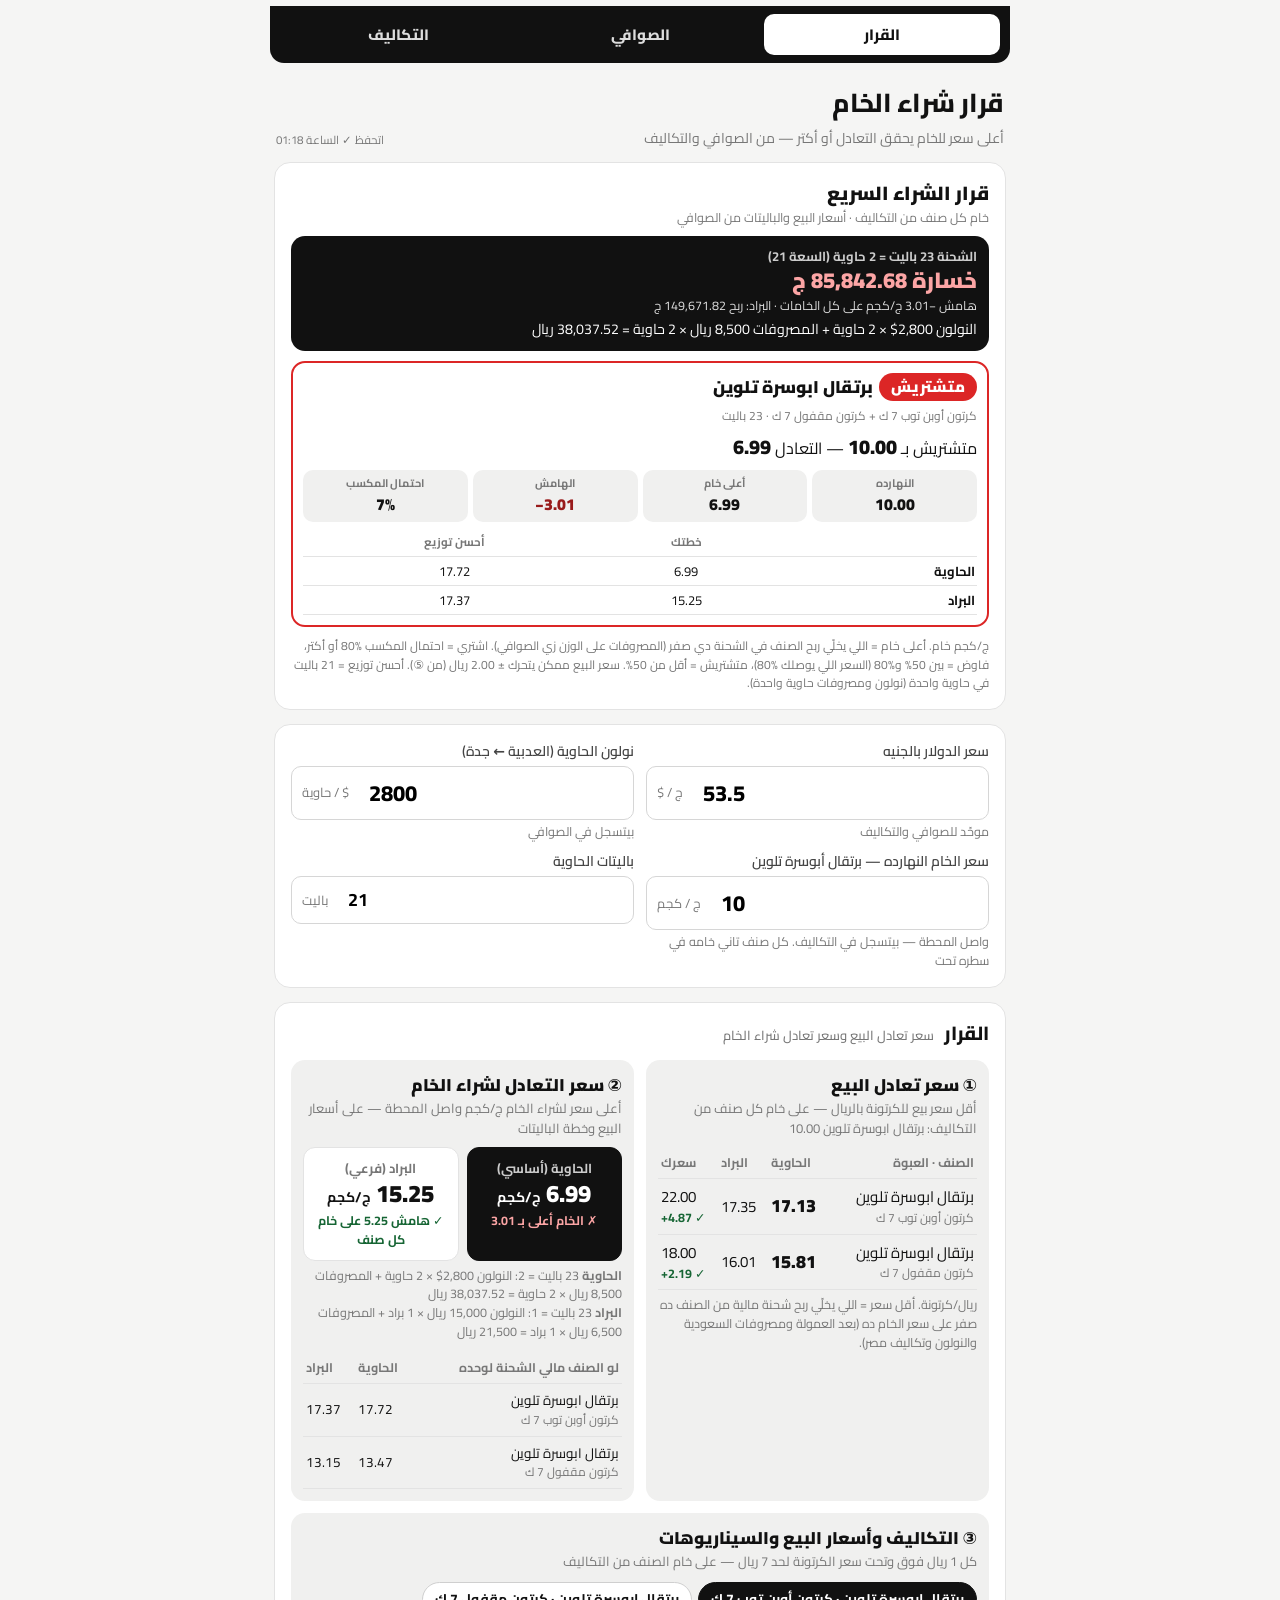
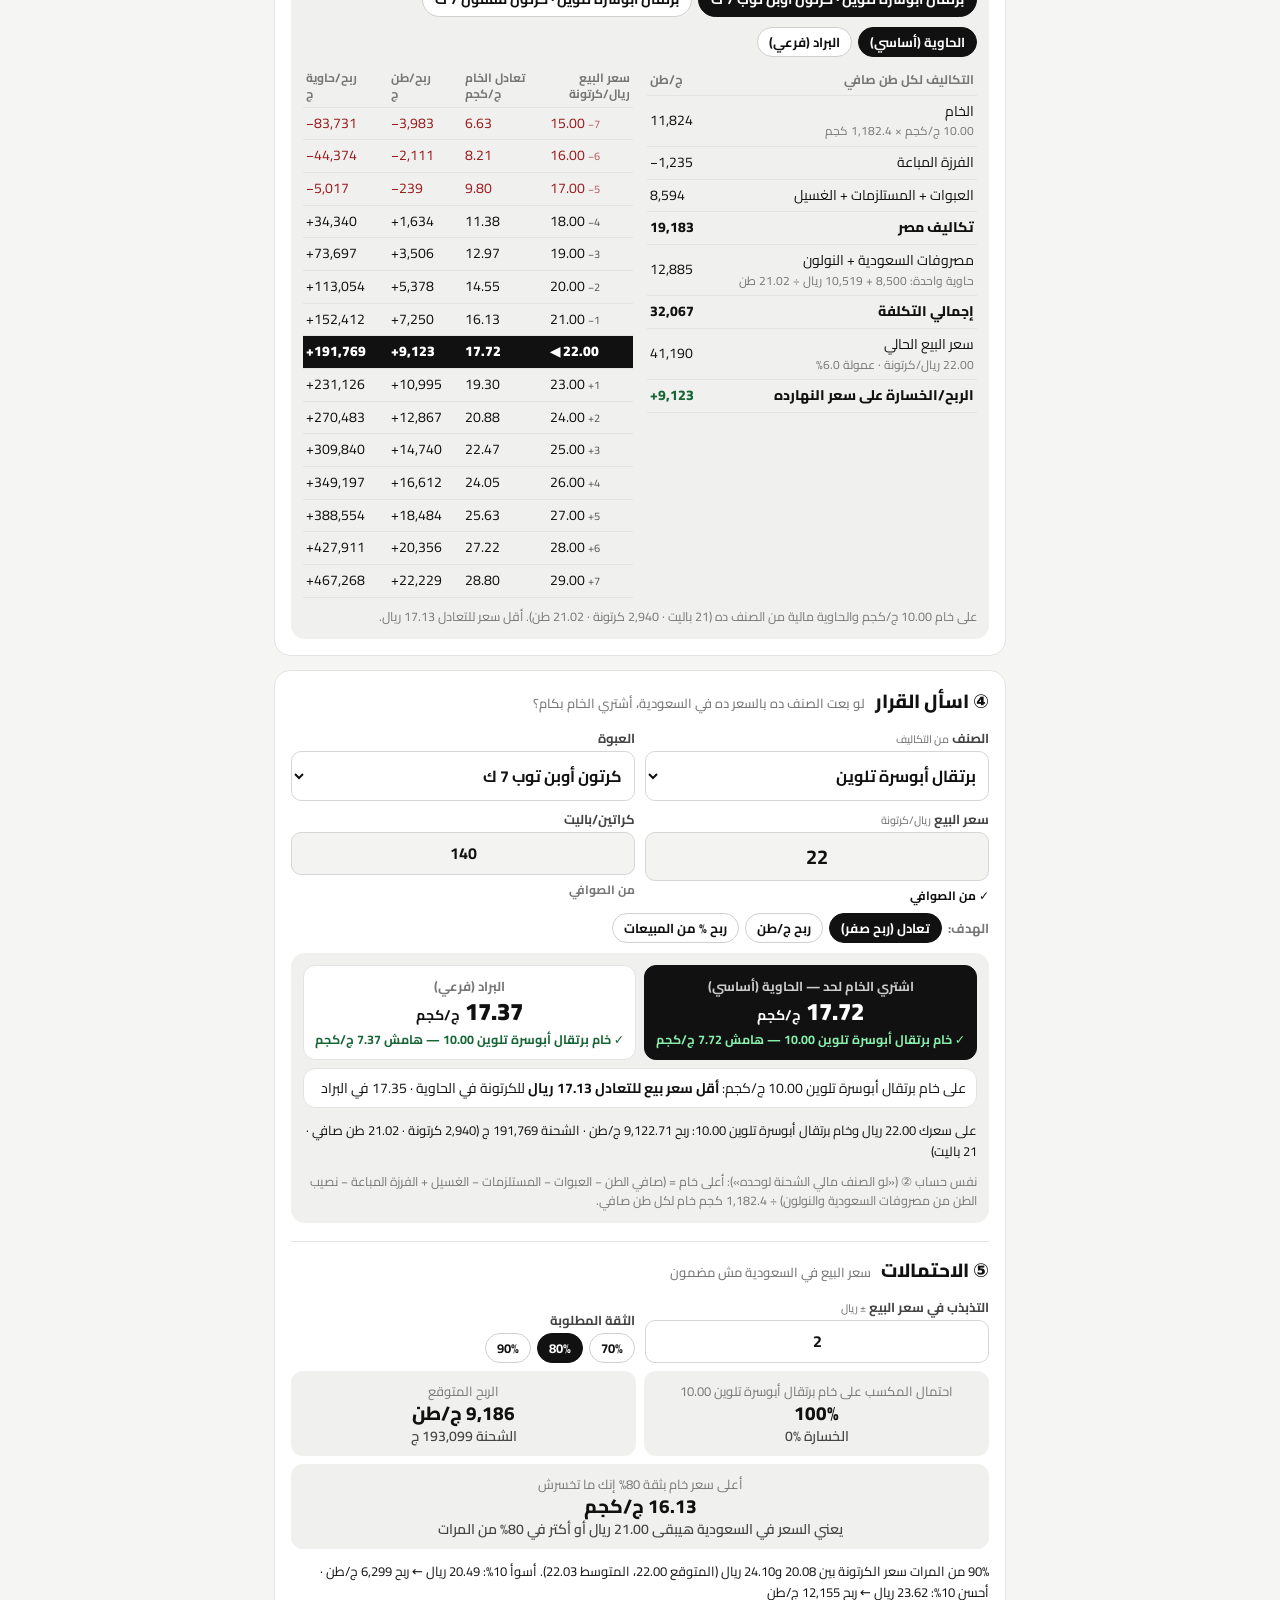
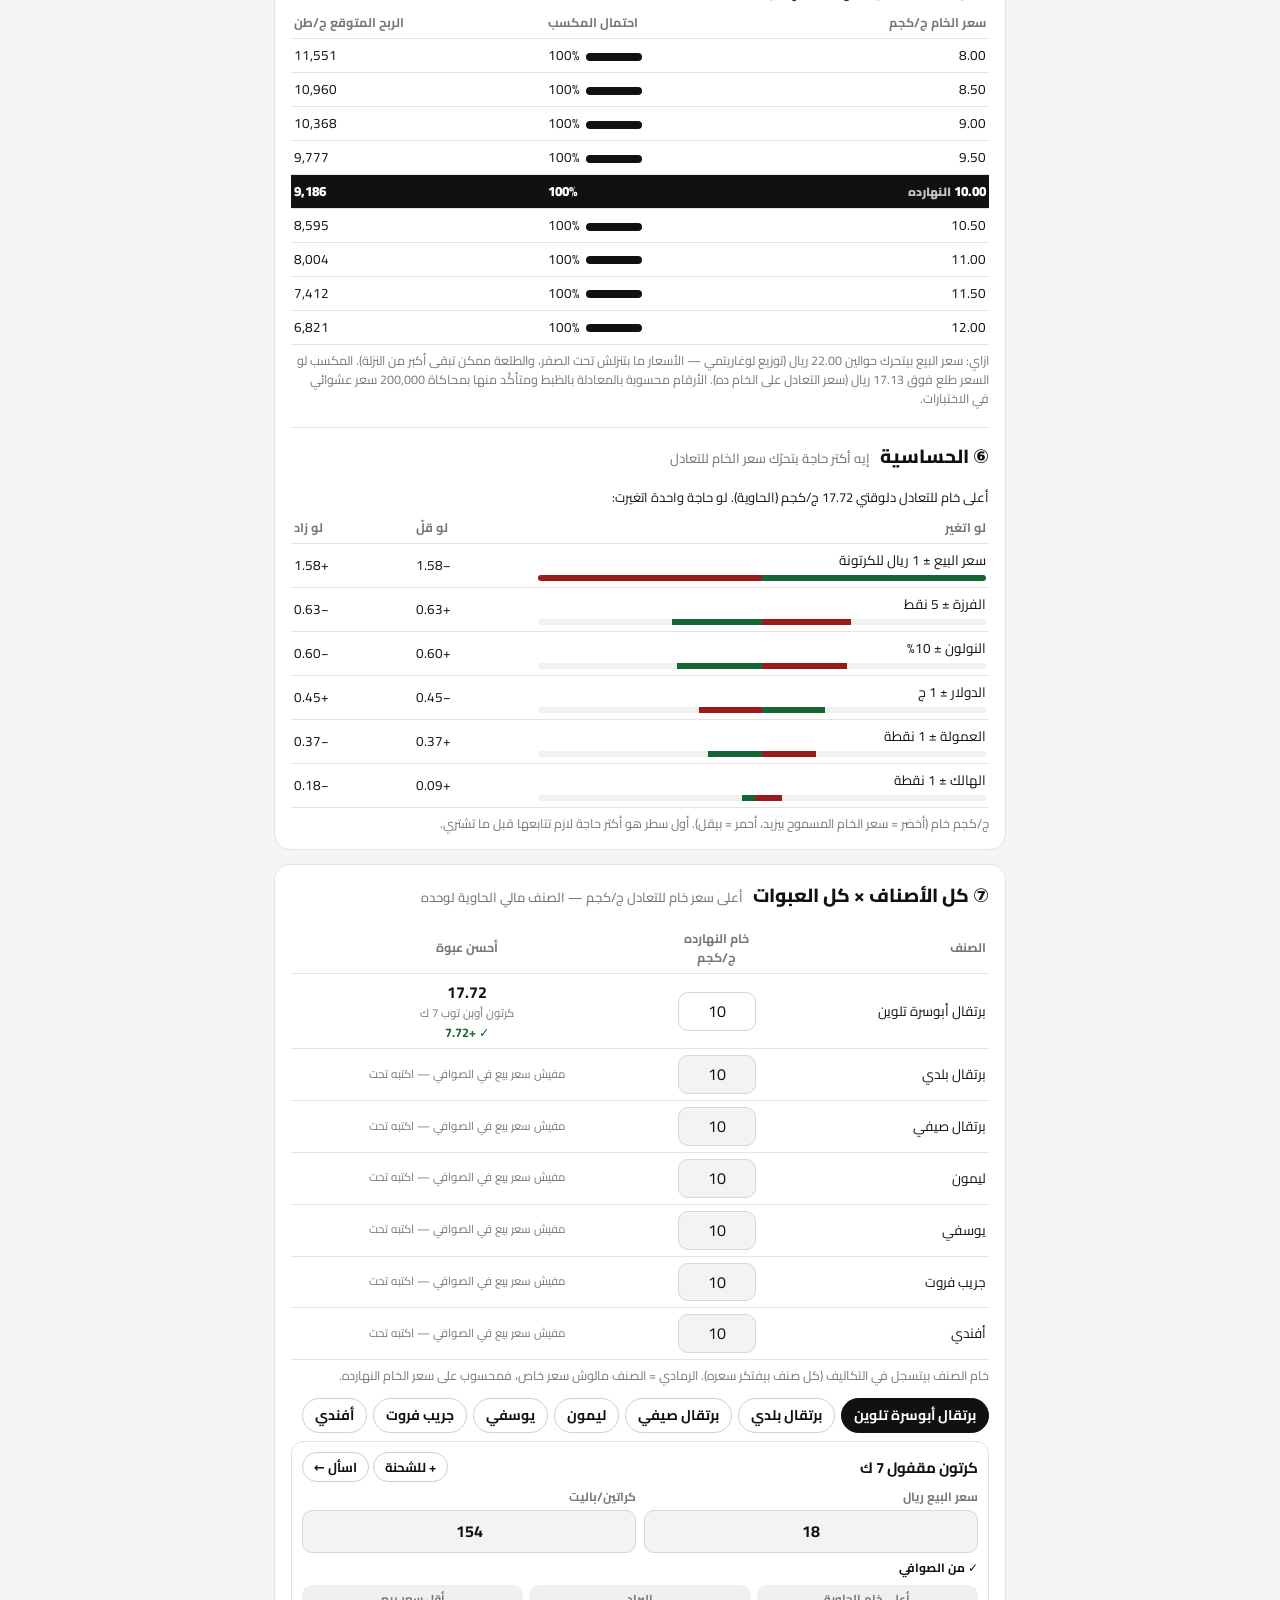
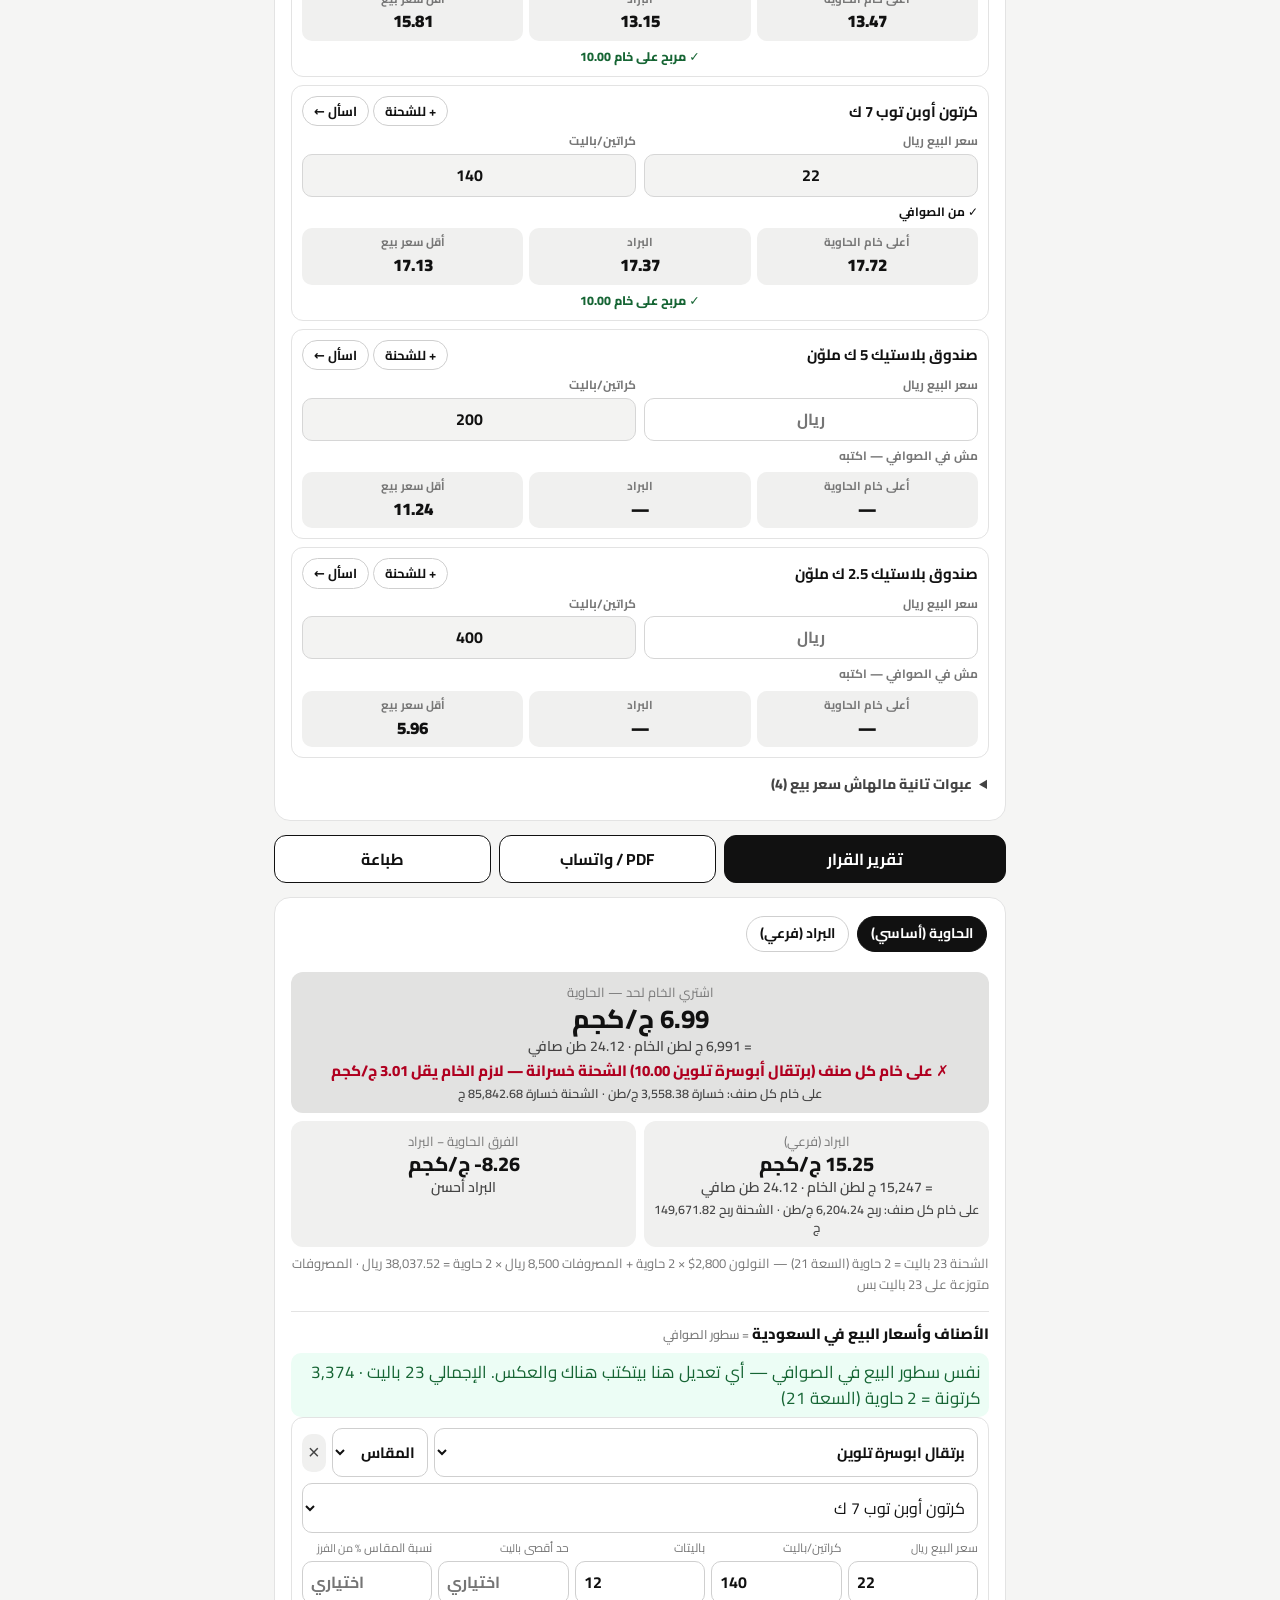
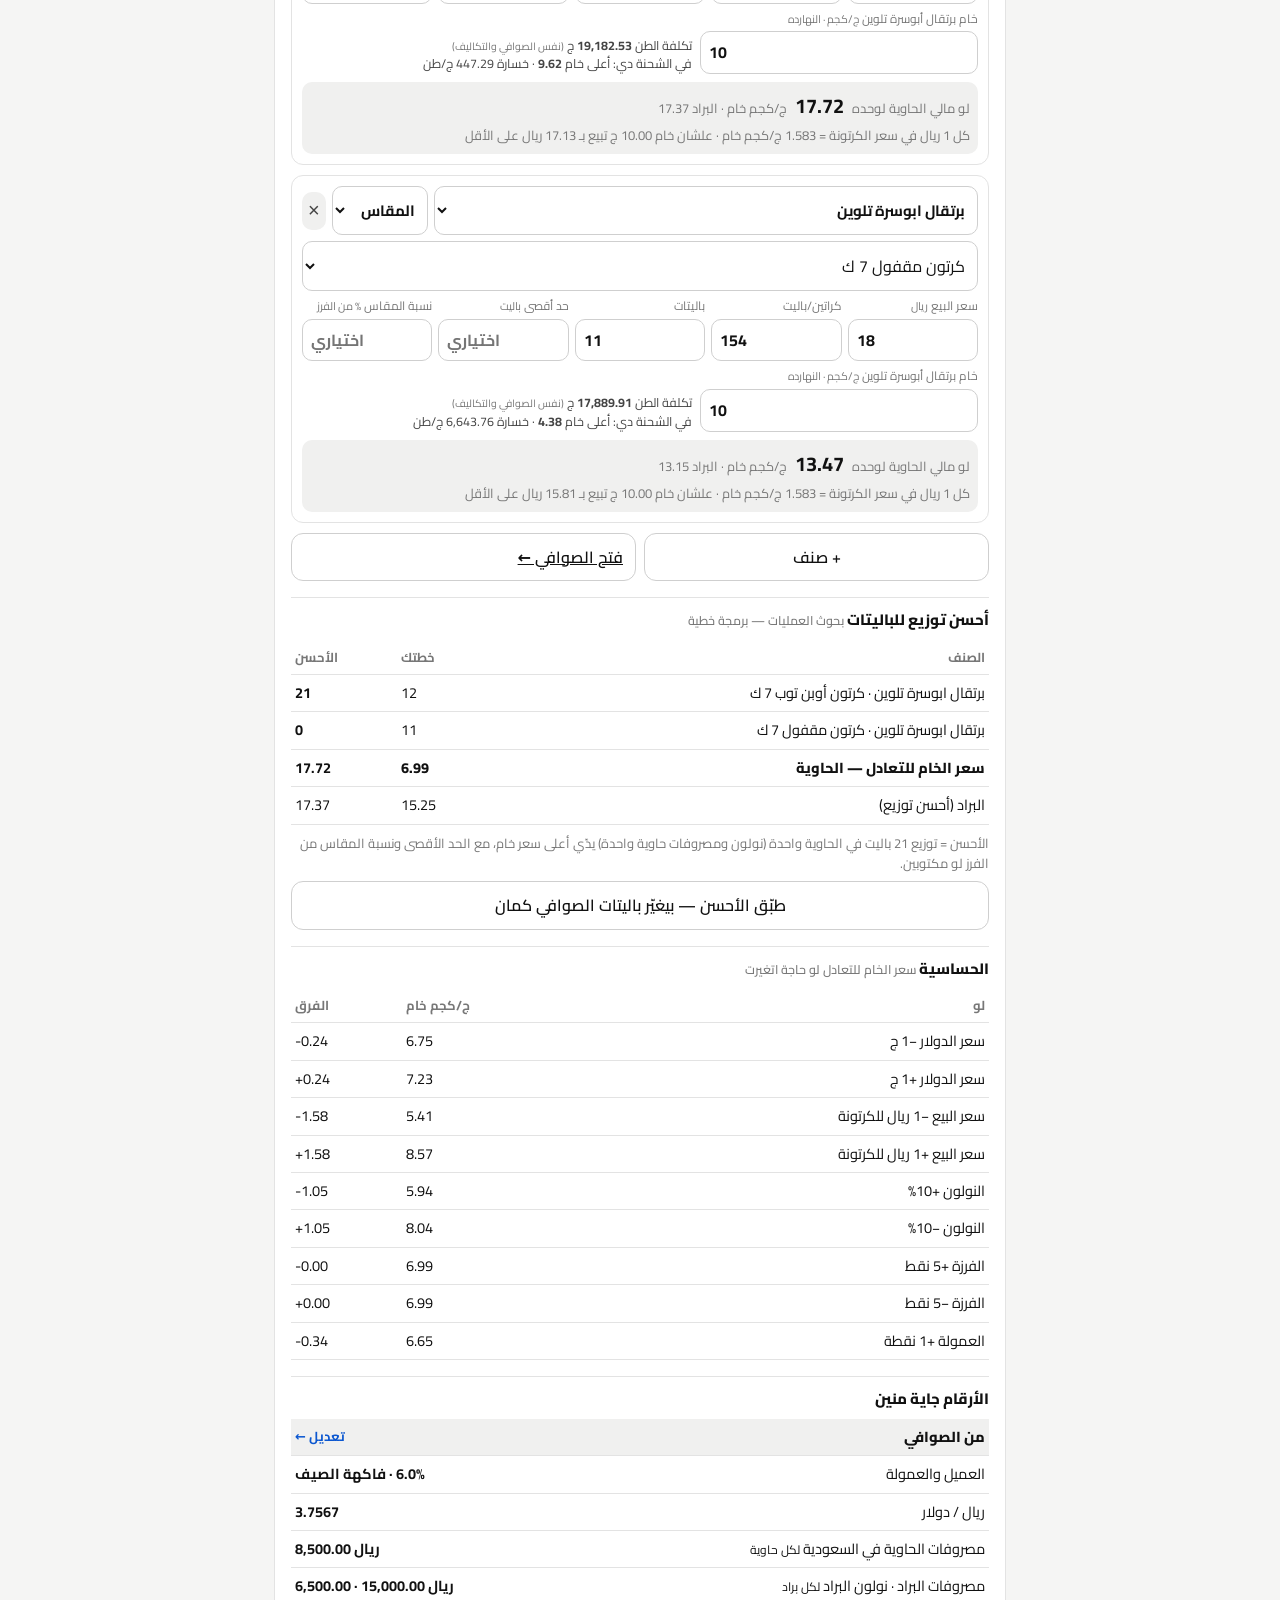
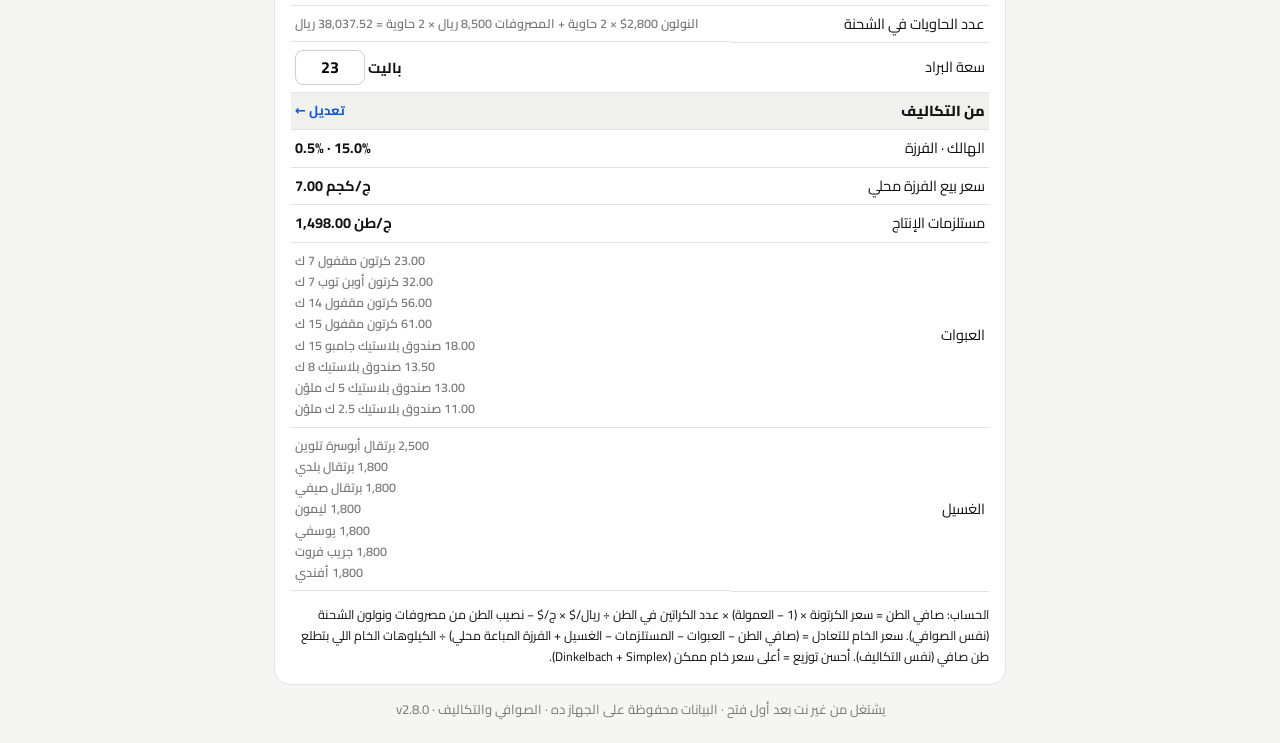
<file: index.src.html>
<!doctype html>
<html lang="ar" dir="rtl">
<head>
<meta charset="utf-8">
<meta name="viewport" content="width=device-width,initial-scale=1,viewport-fit=cover">
<meta name="robots" content="noindex,nofollow">
<title>قرار شراء الخام — الصوافي والتكاليف</title>
<meta name="theme-color" content="#111111">
<meta name="apple-mobile-web-app-capable" content="yes">
<meta name="mobile-web-app-capable" content="yes">
<meta name="apple-mobile-web-app-status-bar-style" content="black">
<meta name="apple-mobile-web-app-title" content="الصوافي">
<link rel="manifest" href="manifest.webmanifest">
<link rel="apple-touch-icon" href="icon-180.png">
<link rel="icon" href="icon-192.png">
<link rel="stylesheet" href="style.css">
<link rel="stylesheet" href="two.css">
</head>
<body>
<div id="app" class="home">
 <header class="top">
  <div class="brand"><h1>قرار شراء الخام</h1><span class="sub">أعلى سعر للخام يحقق التعادل أو أكتر — من الصوافي والتكاليف</span></div>
  <div class="tr"><span id="ls" class="ls"></span></div>
 </header>
 <section class="card qk" id="quick"></section>
 <section class="card be-main-in" id="hin"></section>
 <section class="card two-card" id="two"><h2>القرار <small>سعر تعادل البيع وسعر تعادل شراء الخام</small></h2><div id="twoBody"></div></section>
 <section class="card mx" id="mx"></section>
 <section class="card mx" id="mxAll"></section>
 <div class="actions">
  <button class="btn pri" id="bDecReport">تقرير القرار</button>
  <button class="btn" id="bDecShare">PDF / واتساب</button>
  <button class="btn" id="bDecPrint">طباعة</button>
 </div>
 <section class="card be" id="be"></section>
 <footer class="foot">يشتغل من غير نت بعد أول فتح · البيانات محفوظة على الجهاز ده · الصوافي والتكاليف <span id="ver"></span></footer>
</div>
<div id="rep" class="rep" hidden>
 <div class="repbar">
  <button class="btn" id="rClose">رجوع</button>
  <button class="btn pri" id="rShare">PDF / واتساب</button>
  <button class="btn" id="rPrint">طباعة</button>
 </div>
 <div id="pages" class="pages"></div>
</div>
<div id="busy" class="busy" hidden><div>بيجهز الـ PDF…</div></div>
<script src="nav.js?v=231"></script>
<script src="core.js"></script>
<script src="pinned.js"></script>
<script src="exp-migrate.js?v=201"></script>
<script src="sizes.js?v=2"></script>
<script src="ship-cont.js?v=280"></script>
<script src="be-core.js?v=280"></script>
<script src="be-two.js?v=280"></script>
<script src="costs-calc.js?v=240"></script>
<script src="safi-autocost.js?v=240"></script>
<script src="be-mx.js?v=250"></script>
<script src="be-ship.js?v=280"></script>
<script src="decision.js?v=280"></script>
<script src="decision-mx.js?v=260"></script>
<script src="pdf-share.js"></script>
<script src="decision-report.js?v=280"></script>
<script>
if('serviceWorker' in navigator){window.addEventListener('load',function(){navigator.serviceWorker.register('sw.js?v=280').then(function(r){r.update&&r.update().catch(function(){});setInterval(function(){r.update().catch(function(){})},3600000)}).catch(function(){});var had=!!navigator.serviceWorker.controller;navigator.serviceWorker.addEventListener('controllerchange',function(){if(had&&!window.__rl){window.__rl=1;location.reload()}})})}
</script>
</body>
</html>
</file>
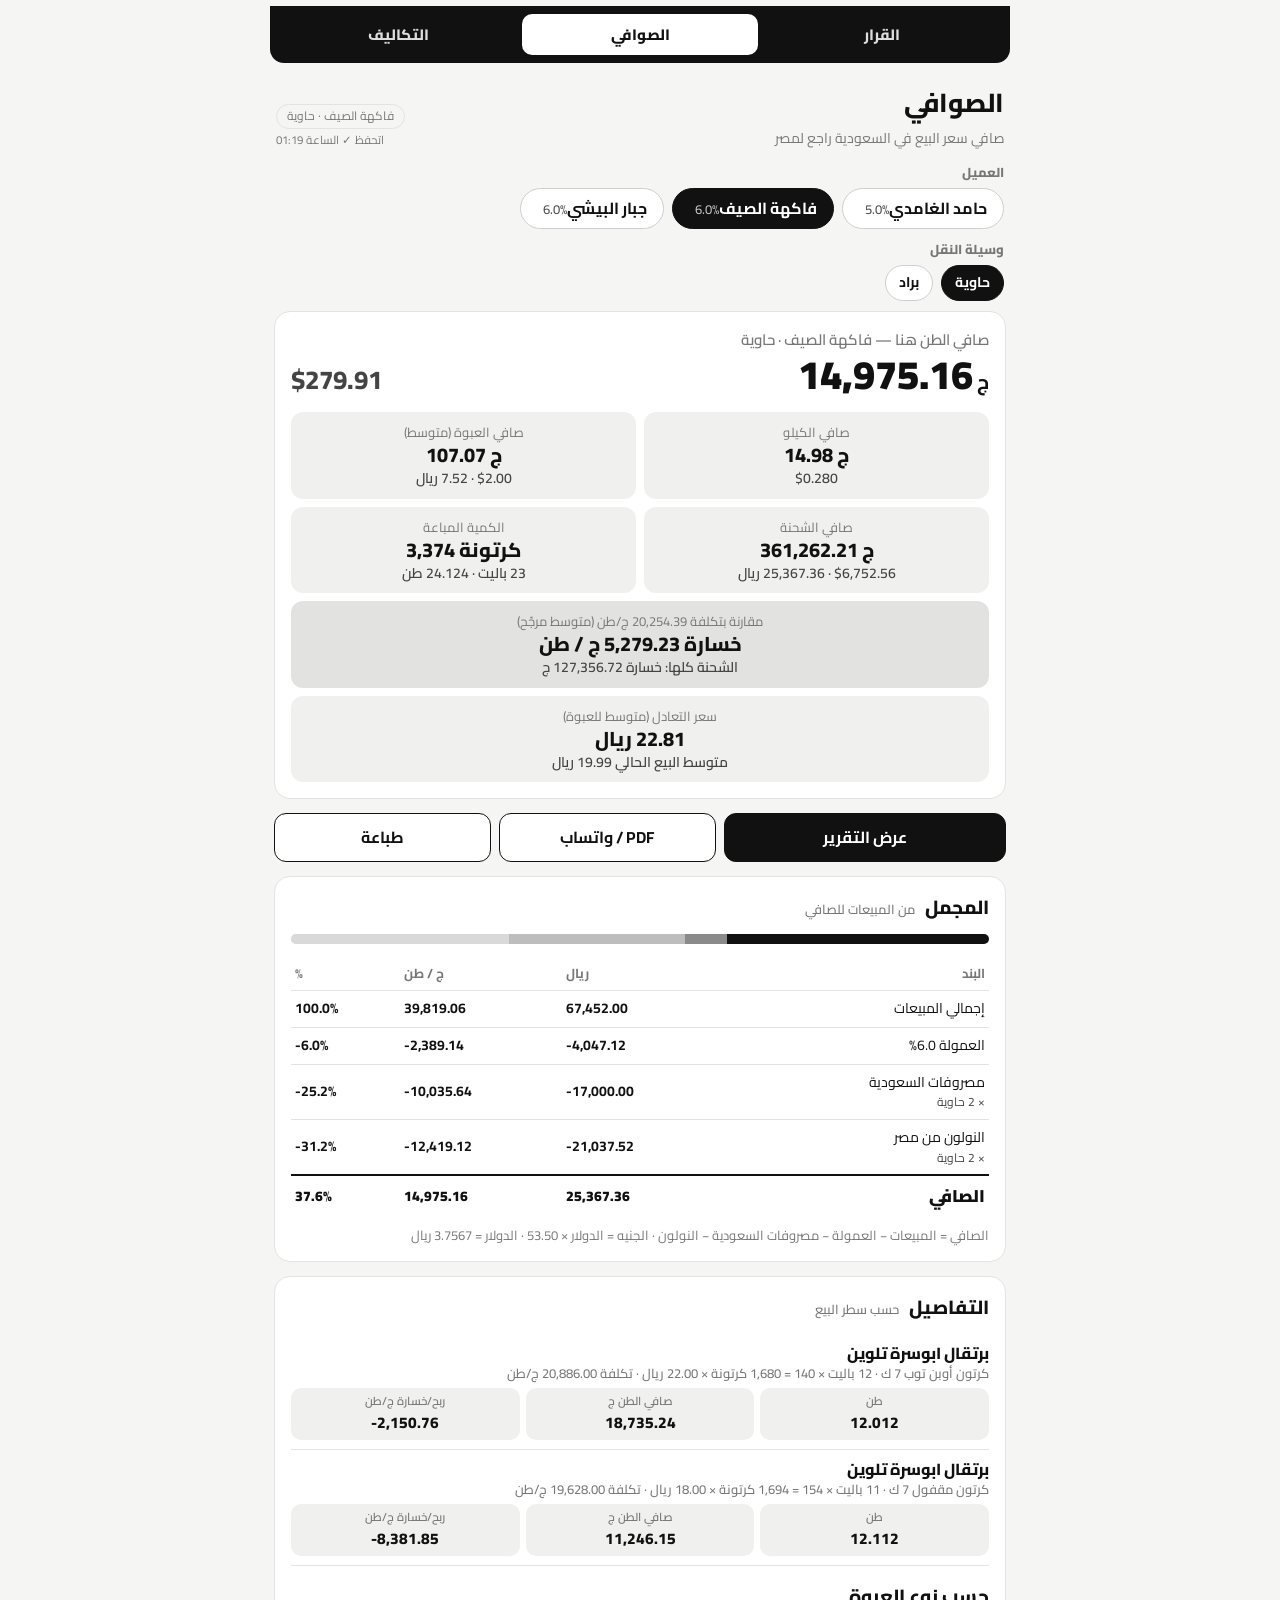
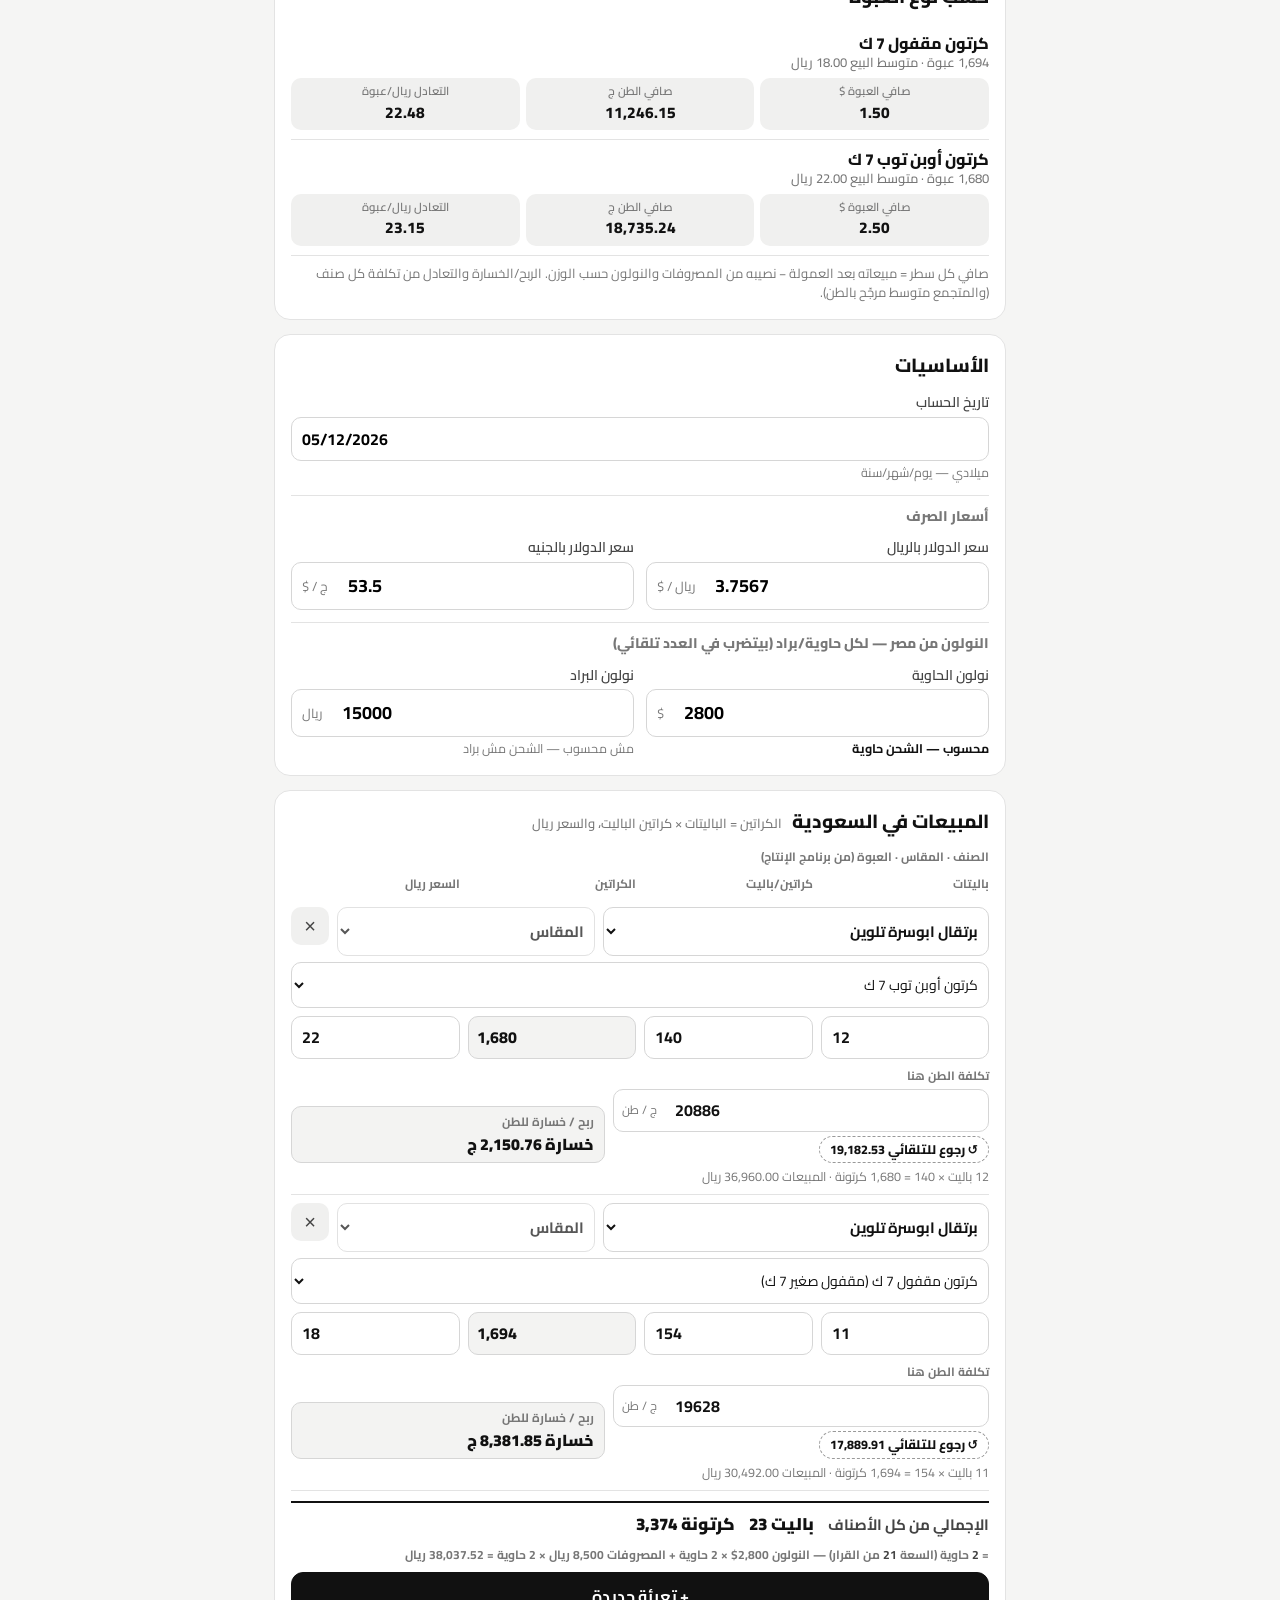
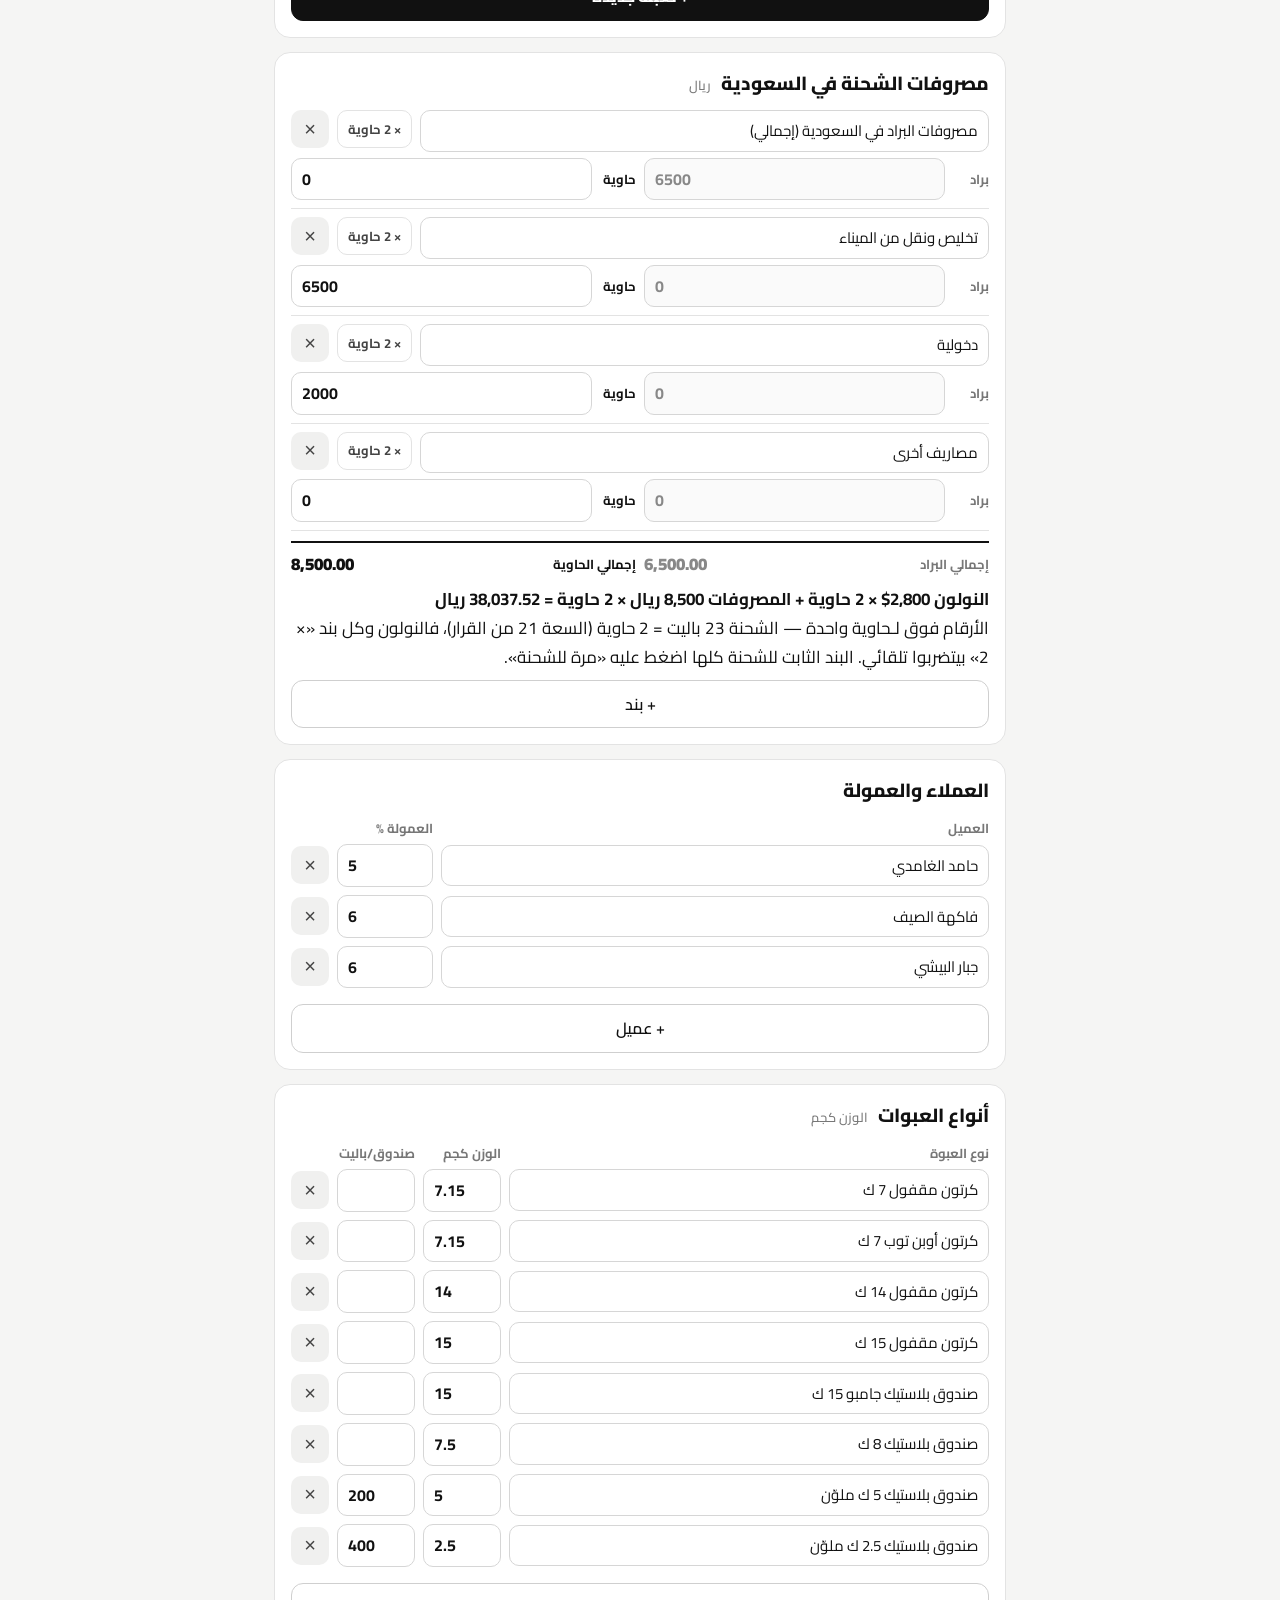
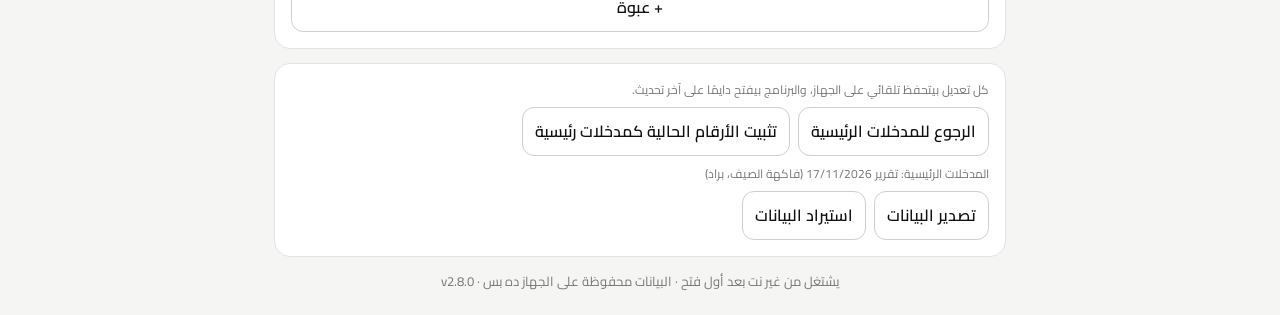
<file: safi.html>
<!doctype html>
<html lang="ar" dir="rtl">
<head>
<meta charset="utf-8">
<meta name="viewport" content="width=device-width,initial-scale=1,viewport-fit=cover">
<meta name="robots" content="noindex,nofollow">
<title>الصوافي — الصوافي والتكاليف</title>
<meta name="theme-color" content="#111111">
<meta name="apple-mobile-web-app-capable" content="yes">
<meta name="mobile-web-app-capable" content="yes">
<meta name="apple-mobile-web-app-status-bar-style" content="black">
<meta name="apple-mobile-web-app-title" content="الصوافي">
<link rel="manifest" href="manifest.webmanifest">
<link rel="apple-touch-icon" href="icon-180.png">
<link rel="icon" href="icon-192.png">
<style>[hidden]{display:none!important}
@font-face{font-family:'Cairo';font-style:normal;font-weight:200 1000;font-display:swap;src:url(fonts/cairo-arabic.woff2) format('woff2');unicode-range:U+0600-06FF,U+0750-077F,U+0870-08FF,U+200C-200E,U+2010-2011,U+204F,U+2E41,U+FB50-FDFF,U+FE70-FEFC}
@font-face{font-family:'Cairo';font-style:normal;font-weight:200 1000;font-display:swap;src:url(fonts/cairo-latin-ext.woff2) format('woff2');unicode-range:U+0100-02BA,U+02BD-02C5,U+02C7-02CC,U+02CE-02D7,U+02DD-02FF,U+1E00-1EFF,U+20A0-20AB,U+20AD-20C4,U+A720-A7FF}
@font-face{font-family:'Cairo';font-style:normal;font-weight:200 1000;font-display:swap;src:url(fonts/cairo-latin.woff2) format('woff2');unicode-range:U+0000-00FF,U+0131,U+0152-0153,U+02BB-02BC,U+02C6,U+02DA,U+02DC,U+2000-206F,U+20AC,U+2122,U+2212,U+2215,U+FEFF,U+FFFD}
:root{--ink:#111;--ink2:#444;--mut:#777;--line:#e3e3e3;--bg:#f5f5f4;--card:#fff;--soft:#f0f0ef}
*{box-sizing:border-box;-webkit-tap-highlight-color:transparent}
html,body{margin:0;background:var(--bg);color:var(--ink);font-family:'Cairo',system-ui,sans-serif;font-size:17px;line-height:1.55}
#app{max-width:760px;margin:0 auto;padding:calc(env(safe-area-inset-top) + 10px) 14px calc(env(safe-area-inset-bottom) + 24px)}
.num,.v{font-variant-numeric:tabular-nums;direction:ltr;unicode-bidi:isolate}
.top{display:flex;align-items:flex-end;justify-content:space-between;gap:10px;padding:8px 2px 12px}
.top h1{margin:0;font-size:26px;font-weight:800;letter-spacing:-.3px}.top .sub{color:var(--mut);font-size:14px}
.net{font-size:12px;color:var(--mut);border:1px solid var(--line);border-radius:20px;padding:2px 10px;white-space:nowrap}
.vars{display:flex;gap:8px;overflow-x:auto;padding:2px 2px 10px;scrollbar-width:none}.vars::-webkit-scrollbar{display:none}
.chip{flex:0 0 auto;border:1.5px solid #cfcfcf;background:#fff;color:var(--ink);border-radius:999px;padding:7px 16px;font:inherit;font-size:16px;font-weight:700}
.chip.on{background:var(--ink);border-color:var(--ink);color:#fff}.chip.add{border-style:dashed;color:var(--ink2);font-weight:600}
.notice{background:#f0f0ef;border:1.5px solid #888;color:#111;border-radius:12px;padding:10px 14px;font-size:15px;margin-bottom:12px}
.card{background:var(--card);border:1px solid var(--line);border-radius:16px;padding:16px;margin-bottom:14px}
.card h2{margin:0 0 12px;font-size:19px;font-weight:800}.card h2 small{font-weight:500;color:var(--mut);font-size:13px;margin-inline-start:6px}
.sum .lbl{color:var(--mut);font-size:15px;font-weight:600}
.sum .big{display:flex;align-items:baseline;justify-content:space-between;gap:8px;flex-wrap:wrap;margin:2px 0 12px}
.sum .egp{font-size:40px;font-weight:900;line-height:1.1}.sum .egp i{font-style:normal;font-size:20px;font-weight:700;margin-inline-start:4px}
.sum .usd{font-size:26px;font-weight:800;color:var(--ink2)}
.kpis{display:grid;grid-template-columns:repeat(3,minmax(0,1fr));gap:8px}
.kpi{background:var(--soft);border-radius:12px;padding:10px 8px;text-align:center}
.kpi b{display:block;font-size:20px;font-weight:800;line-height:1.3}.kpi span{display:block;font-size:13px;color:var(--mut)}.kpi em{display:block;font-style:normal;font-size:14px;color:var(--ink2);font-weight:600}
.actions{display:grid;grid-template-columns:1.3fr 1fr 1fr;gap:8px;margin-bottom:14px}
.btn{font:inherit;font-size:16px;font-weight:700;border:1.5px solid var(--ink);background:#fff;color:var(--ink);border-radius:12px;padding:11px 12px;cursor:pointer}
.btn.pri{background:var(--ink);color:#fff}.btn.ghost{border-color:#cfcfcf;font-weight:600}.btn.wide{width:100%;margin-top:8px}.btn.danger{color:#111;border-color:#111;border-style:dashed}
.grid{display:grid;grid-template-columns:minmax(0,1fr) minmax(0,1fr);gap:10px 12px}
.f label{display:block;font-size:14px;color:var(--ink2);font-weight:600;margin-bottom:3px}
.f .in{display:flex;align-items:center;border:1.5px solid #d6d6d6;border-radius:10px;background:#fff;overflow:hidden}
.f .in:focus-within{border-color:var(--ink)}
.f input{flex:1;min-width:0;width:100%;border:0;outline:0;font:inherit;font-size:18px;font-weight:700;padding:9px 10px;background:transparent;text-align:left;direction:ltr}
.f input.txt{text-align:right;direction:rtl;font-size:16px}
.f .u{color:var(--mut);font-size:13px;padding:0 10px;white-space:nowrap}
.f.full{grid-column:1/-1}.f .hint{font-size:12.5px;color:var(--mut);margin-top:2px}
.sec{grid-column:1/-1;font-size:14px;font-weight:800;color:var(--mut);border-top:1px solid var(--line);padding-top:10px;margin-top:2px}
.sup{display:grid;grid-template-columns:minmax(0,1fr) 104px 38px;gap:8px;align-items:center;margin-bottom:8px}
.sup input{font:inherit;border:1.5px solid #d6d6d6;border-radius:10px;padding:8px 10px;font-size:16px;min-width:0;outline:0}
.sup input:focus{border-color:var(--ink)}.sup input.v{font-weight:700;text-align:left;direction:ltr;font-size:17px}
.sup .x{border:0;background:var(--soft);border-radius:10px;height:38px;font-size:20px;color:var(--ink2);cursor:pointer}
.suptot{display:flex;justify-content:space-between;font-weight:800;border-top:1px solid var(--line);padding-top:10px;margin-top:4px}
.bk table{width:100%;border-collapse:collapse;font-size:15px}.bk td{padding:7px 4px;border-bottom:1px solid var(--line)}.bk td.v{text-align:left;font-weight:700;white-space:nowrap}
.bk tr.g td{font-weight:800;background:var(--soft)}.bk tr.t td{font-weight:900;font-size:17px;border-bottom:0;border-top:2px solid var(--ink)}
.bar{height:10px;border-radius:6px;background:#e7e7e7;overflow:hidden;display:flex;margin:4px 0 12px}.bar i{display:block;height:100%;background:#222}.bar i+i{background:#9a9a9a}
.tools{display:flex;flex-wrap:wrap;gap:8px}
.foot{color:var(--mut);font-size:13px;text-align:center;margin-top:6px}
/* report */
.rep{position:fixed;inset:0;background:#d9d9d7;overflow:auto;z-index:20;-webkit-overflow-scrolling:touch}
.repbar{position:sticky;top:0;z-index:2;display:flex;gap:8px;padding:calc(env(safe-area-inset-top) + 8px) 12px 8px;background:rgba(245,245,244,.96);border-bottom:1px solid var(--line)}
.repbar .btn{flex:1;padding:9px}
.pages{padding:14px 0 40px;display:flex;flex-direction:column;align-items:center;gap:14px}
.pagewrap{width:calc(100vw - 20px);max-width:794px;overflow:hidden}
.page{width:794px;height:1123px;background:#fff;color:#111;padding:36px 44px 50px;position:relative;transform-origin:top right;box-shadow:0 2px 10px rgba(0,0,0,.12);font-size:15px;line-height:1.5;overflow:hidden}
.page .ph{display:flex;justify-content:space-between;align-items:flex-start;border-bottom:2.5px solid #111;padding-bottom:8px;margin-bottom:6px}
.page .ph h1{margin:0;font-size:21px;font-weight:900;line-height:1.35}.page .ph .meta{font-size:14px;color:#555;margin-top:2px}
.page .ph .tag{font-size:12px;color:#555;border:1px solid #bbb;border-radius:14px;padding:2px 10px;white-space:nowrap}
.page h3{font-size:15px;font-weight:800;margin:10px 0 6px;color:#111;display:flex;align-items:center;gap:8px}.page h3:after{content:'';flex:1;height:1px;background:#ddd}
.rsum{display:grid;grid-template-columns:1.25fr 1fr 1fr 1fr;gap:10px}
.rsum .m{border:1px solid #ddd;border-radius:10px;padding:7px 12px}.rsum .m.main{background:#111;color:#fff;border-color:#111}
.rsum .m span{display:block;font-size:12.5px;color:#666;font-weight:600}.rsum .m.main span{color:#ccc}
.rsum .m b{display:block;font-size:21px;font-weight:900;line-height:1.25}.rsum .m.main b{font-size:27px}
.rsum .m em{display:block;font-style:normal;font-size:14px;font-weight:700;color:#444}.rsum .m.main em{color:#ddd;font-size:16px}
.rgrp{display:grid;grid-template-columns:1fr 1fr 1fr;gap:10px}.rgrp .m{border:1px solid #ddd;border-radius:10px;padding:8px 12px}
.rgrp .m span{font-size:13px;color:#666;font-weight:700}.rgrp .m b{display:block;font-size:19px;font-weight:900}.rgrp .m em{font-style:normal;font-size:13px;color:#444;font-weight:600}
.rgrp .m.t{background:#f1f1f0}
.rt{width:100%;border-collapse:collapse;font-size:13px}
.rt th{background:#111;color:#fff;font-weight:700;padding:6px 6px;font-size:12.5px;text-align:center}.rt th:first-child{text-align:right}
.rt td{padding:2.5px 6px;line-height:1.45;border-bottom:1px solid #e6e6e6;text-align:center;font-variant-numeric:tabular-nums}.rt td:first-child{text-align:right}
.rt td.n{direction:ltr}.rt tr.gh td{font-weight:800;background:#f1f1f0;color:#333;font-size:13px}
.rt tr.st td{font-weight:800;border-top:1.5px solid #999;background:#fafafa}.rt tr.gt td{font-weight:900;font-size:15px;background:#111;color:#fff}
.page .note{font-size:12px;color:#555;margin-top:6px;line-height:1.5}
.page .pf{position:absolute;bottom:22px;right:48px;left:48px;font-size:11px;color:#888;display:flex;justify-content:space-between;border-top:1px solid #e4e4e4;padding-top:6px}
.mt td{vertical-align:top;padding:7px 6px}.mt td.fm{text-align:right;color:#333}.mt td.k{font-weight:700;text-align:right}
.page ul{margin:6px 0 0;padding-inline-start:18px;font-size:13.5px;color:#333}.page ul li{margin-bottom:3px}
.busy{position:fixed;inset:0;background:rgba(255,255,255,.75);display:flex;align-items:center;justify-content:center;z-index:50;font-weight:800;font-size:18px}
@media (max-width:420px){.sum .egp{font-size:36px}.kpi b{font-size:18px}.grid{gap:9px 10px}}
@media print{
 @page{size:A4;margin:0}
 html,body{background:#fff}
 #app,.repbar,.busy{display:none!important}
 .rep{position:static;display:block!important;background:#fff;overflow:visible}
 .rep[hidden]{display:block!important}
 .pages{padding:0;gap:0;display:block}
 .pagewrap{width:auto!important;max-width:none;height:auto!important;overflow:visible}
 .page{transform:none!important;box-shadow:none;width:210mm;height:296mm;page-break-after:always;break-after:page}
 .pagewrap:last-child .page{page-break-after:auto;break-after:auto}
 *{-webkit-print-color-adjust:exact;print-color-adjust:exact}
}
.page .pc{width:706px}
.ltr{direction:ltr;unicode-bidi:isolate;display:inline-block}

.f .in.bad,.sup input.bad{border:2px solid #111;background:#e6e6e6}
.err{border:2px solid #111;border-radius:12px;padding:10px 14px;font-size:15px;background:#f0f0ef}.err ul{margin:6px 0 0;padding-inline-start:20px}
body.invalid #bReport,body.invalid #bShare,body.invalid #bPrint{opacity:.45}
.emsg{font-size:13px;font-weight:700;color:#111;margin:3px 2px 6px}
/* shared additions */
.top .tr{display:flex;flex-direction:column;align-items:flex-end;gap:3px}.ls{font-size:11.5px;color:var(--mut)}
.lblrow{font-size:13px;font-weight:800;color:var(--mut);margin:0 2px 4px}
.chip.sm{font-size:14px;padding:6px 13px}
.kpis{grid-template-columns:repeat(2,minmax(0,1fr))}
.bar i:nth-child(1){background:#111}.bar i:nth-child(2){background:#555}.bar i:nth-child(3){background:#999}.bar i:nth-child(4){background:#c8c8c8}
.sw{display:inline-block;width:10px;height:10px;border-radius:2px;margin-inline-end:6px;vertical-align:middle}.sw.s0{background:#111}.sw.s1{background:#555}.sw.s2{background:#999}.sw.s3{background:#c8c8c8}
.bk tr.h td{font-size:13px;color:var(--mut);font-weight:700}.bk tr.s td{font-weight:800;border-top:1.5px solid #999}.bk tr.sel td{background:#e9e9e8;font-weight:800}
.bk .hint{font-size:13px;color:#777;margin-top:8px}
.trow{display:grid;grid-template-columns:minmax(0,1fr) 84px 84px;gap:8px;align-items:center;margin-bottom:8px}.trow.th span{font-size:13px;color:var(--mut);font-weight:700}
.trow input{font:inherit;border:1.5px solid #d6d6d6;border-radius:10px;padding:8px 10px;font-size:15px;min-width:0;outline:0}.trow input:focus{border-color:var(--ink)}.trow input.v{font-weight:700;text-align:left;direction:ltr;font-size:16px}
.sup:not(.three){grid-template-columns:minmax(0,1fr) 104px}
.trow input.bad{border:2px solid #111;background:#e6e6e6}
.f input[data-date]{font-size:16px}
.repbar .sel{flex:1.2;padding:9px 6px;font-size:14px}
.rsar{display:flex;flex-wrap:wrap;align-items:baseline;gap:6px 12px;border:1px solid #ddd;border-radius:10px;padding:6px 12px;margin-top:8px;font-size:13px}
.rsar span{color:#666;font-weight:700}.rsar b{font-size:17px;font-weight:900}.rsar .sep{color:#bbb}.rsar em{font-style:normal;color:#777;font-size:12px;flex-basis:100%}
.rt tr.sel td{background:#e4e4e4;font-weight:800}.rt.q td{text-align:right}.rt.q td.n{text-align:left;font-weight:700}
.rt td.n{white-space:nowrap}
.page .rt td{padding:3px 6px}
.rsum .m small{display:block;font-size:10.5px;color:#888;font-weight:500;line-height:1.35;margin-top:2px;border-top:1px solid #eee;padding-top:2px}.rsum .m.main small{color:#bbb;border-color:#444}
.pc.p1 .rt{font-size:14.5px}.pc.p1 .rt td{padding:6px 6px}.pc.p1 .rt th{font-size:13.5px;padding:7px 6px}.pc.p1 h3{font-size:16.5px;margin:16px 0 8px}
.pc.p1 .rsum .m{padding:9px 12px}.pc.p1 .rsar{padding:9px 14px;font-size:14px}.pc.p1 .rsar b{font-size:19px}.pc.p1 .note{font-size:13px}
.rt.q td.q2{text-align:right;font-weight:700}
.page ul{list-style:none;padding-inline-start:4px}.page ul li:before{content:'•';margin-inline-end:6px;font-weight:900}
.bk td.vh{text-align:left;white-space:nowrap}
.repbar{gap:6px;padding-left:8px;padding-right:8px}.repbar .btn{font-size:14px;padding:9px 4px;white-space:nowrap}
/* sawafi additions */
.chip .pc{font-weight:500;font-size:13px;opacity:.75;margin-inline-start:6px}
.kpis.six{grid-template-columns:repeat(2,minmax(0,1fr))}
.kpi.neg{background:#e2e2e1}
.bar i.ded{background:#bdbdbd!important}.bar i.ded2{background:#8a8a8a!important}.bar i.ded3{background:#d9d9d9!important}
.ln{border-bottom:1px solid var(--line);padding:8px 0}.ln:first-of-type{padding-top:0}
.ln .r1{display:grid;grid-template-columns:minmax(0,1fr) 38px;gap:8px;margin-bottom:6px}
.ln .r2,.lhd{display:grid;grid-template-columns:repeat(4,minmax(0,1fr));gap:8px}
.lhd{font-size:12px;color:var(--mut);font-weight:700;margin-bottom:6px;align-items:end}
.lhd .pkg,.ln .r2 select{grid-column:1/-1}
.ln .qauto{border:1.5px solid #d6d6d6;border-radius:10px;padding:8px 8px;font-weight:800;font-size:16px;text-align:left;direction:ltr;background:#f3f3f2;color:var(--ink);display:flex;align-items:center;min-height:38px;box-sizing:border-box}
.ltot{display:flex;flex-wrap:wrap;align-items:baseline;gap:8px 14px;margin-top:10px;padding-top:8px;border-top:2px solid var(--ink);font-size:15px}
.ltot span{font-weight:700;color:var(--ink2)}.ltot b{font-weight:900;font-size:17px}
.ln input,.ln select,.r4 input,.r3 input{font:inherit;border:1.5px solid #d6d6d6;border-radius:10px;padding:8px 10px;font-size:15px;min-width:0;width:100%;outline:0;background:#fff;color:var(--ink)}
.ln select{font-size:14px;padding:8px 6px}
.ln input:focus,.ln select:focus,.r4 input:focus,.r3 input:focus{border-color:var(--ink)}
.ln input.v,.r4 input.v,.r3 input.v{font-weight:700;text-align:left;direction:ltr;font-size:16px}
.ln input.bad,.r4 input.bad,.r3 input.bad{border:2px solid #111;background:#e6e6e6}
.x{border:0;background:var(--soft);border-radius:10px;height:38px;font-size:20px;color:var(--ink2);cursor:pointer}
.ln .lv{font-size:12.5px;color:var(--mut);margin-top:4px}
.r4{display:grid;grid-template-columns:minmax(0,1fr) 78px 78px 38px;gap:8px;align-items:center;margin-bottom:8px}
.r3{display:grid;grid-template-columns:minmax(0,1fr) 96px 38px;gap:8px;align-items:center;margin-bottom:8px}
.r4.th,.r3.th{font-size:13px;color:var(--mut);font-weight:700;margin-bottom:6px}.r4.th .on{color:var(--ink);text-decoration:underline;text-underline-offset:4px}
.r4.tt{font-weight:800;border-top:1px solid var(--line);padding-top:8px}.r4.tt span{text-align:left;direction:ltr}.r4.tt .on{text-decoration:underline;text-underline-offset:4px}
.emsg.sm{margin:-2px 2px 8px}
.bk .sm{font-size:12.5px;color:var(--mut);font-weight:500;display:block}
.bk td.neg{font-weight:800}
.f .hint.on{color:var(--ink);font-weight:700}
.rt.sm td,.rt.sm th{font-size:11.5px;padding:3px 4px}
.rsum3{display:grid;grid-template-columns:1fr 1fr 1fr;gap:10px;margin-top:10px}.rsum3 .m{border:1px solid #ddd;border-radius:10px;padding:8px 12px}
.rsum3 .m span{display:block;font-size:12.5px;color:#666;font-weight:700}.rsum3 .m b{display:block;font-size:19px;font-weight:900;line-height:1.3}.rsum3 .m em{display:block;font-style:normal;font-size:13px;color:#444;font-weight:600}
.rsum3 .m small{display:block;font-size:10.5px;color:#888;font-weight:500;line-height:1.35;margin-top:2px;border-top:1px solid #eee;padding-top:2px}
.rsum3 .m.neg{background:#ececeb}
.rwarn{border:1.5px dashed #777;border-radius:8px;padding:6px 10px;margin-top:8px;font-size:13px;color:#222}
.pc.p1 .rsum3 .m{padding:9px 12px}
.kpi b span,.kpi em span{display:inline}
.rsum .m b span,.rsum .m em span,.rsum3 .m b span,.rsum3 .m em span{display:inline-block}
.kpi em{line-height:1.45}
.kpi b span,.kpi em span{font-size:inherit;color:inherit;display:inline}
.kpi.wide{grid-column:1/-1}
.bk table{font-size:14.5px}.bk td.v{font-size:14.5px}
.lc{border-bottom:1px solid var(--line);padding:9px 0}.lc:last-of-type{border-bottom:0}
.lc .nm{font-weight:800;font-size:16px;line-height:1.35}.lc .nm small{display:block;font-weight:500;font-size:13px;color:var(--mut)}
.lc .vals{display:grid;grid-template-columns:repeat(3,minmax(0,1fr));gap:6px;margin-top:6px}
.lc .vals div{background:var(--soft);border-radius:10px;padding:5px 8px;text-align:center}.lc .vals span{display:block;font-size:11.5px;color:var(--mut);font-weight:600}.lc .vals b{display:block;font-size:15.5px;font-weight:800}
.kpi span span{display:inline;font-size:inherit;color:inherit}
#detail>.hint{font-size:13px;color:#777;line-height:1.5}
#mojmal td:first-child{white-space:nowrap}#mojmal .bk table,#mojmal .bk td.v{font-size:14px}
.r2e{display:grid;grid-template-columns:1fr 1fr;gap:8px}
.mi{display:flex;align-items:center;gap:6px}.mi span{font-size:13px;color:var(--mut);font-weight:700;white-space:nowrap;min-width:38px}
.mi.off input{color:#888;background:#fafafa}.mi.on span{color:var(--ink)}
.r2e.tt{margin-top:10px;padding-top:8px;border-top:2px solid var(--ink)}.r2e.tt b{font-size:17px;font-weight:900;flex:1;text-align:left}.r2e.tt .mi.off b{color:#888}
.ln input.txt{text-align:right;direction:rtl}
.rsum .m b span,.rsum .m em span,.rsum3 .m b span,.rsum3 .m em span{font-size:inherit;color:inherit;font-weight:inherit;display:inline-block}
.rsum .m small span,.rsum3 .m small span{display:inline;font-size:inherit;color:inherit;font-weight:inherit}

.ln .r2c{display:grid;grid-template-columns:minmax(0,1.2fr) minmax(0,1fr);gap:8px;margin-top:8px;align-items:end}
.ln .clab{display:block;font-size:12px;color:var(--mut);font-weight:700;margin-bottom:3px}
.r2c .in{display:flex;align-items:center;border:1.5px solid #d6d6d6;border-radius:10px;background:#fff;overflow:hidden}
.r2c .in:focus-within{border-color:var(--ink)}
.r2c .in input{flex:1;min-width:0;width:100%;border:0;outline:0;font:inherit;font-size:16px;font-weight:700;padding:8px 10px;background:transparent;text-align:left;direction:ltr}
.r2c .in .u{color:var(--mut);font-size:12px;padding:0 8px;white-space:nowrap}
.r2c .in.bad{border:2px solid #111;background:#e6e6e6}
.ln .plbox{border:1.5px solid #d6d6d6;border-radius:10px;padding:6px 10px;background:#f3f3f2;min-height:54px}
.ln .plbox b{display:block;font-size:16px;font-weight:900;line-height:1.35}
.ln .plbox b.need{font-size:15px;font-weight:700;color:var(--ink2)}
.ln .plbox b.neg{font-weight:900}

.ls.warn{color:#b45309;font-weight:700}
.savenote{flex-basis:100%;font-size:12px;color:var(--mut);line-height:1.6}

/* v1.4.0 تعبئة جديدة */
.ln .r1.rv{grid-template-columns:minmax(0,1.5fr) minmax(0,1fr) 38px}
.ln .r1.rv select{font-weight:700;font-size:15px}
.ln.need .r1.rv select:first-child{border:2px solid #111;background:#f3f3f2}
.ln.flash{animation:fl 1.6s ease}
@keyframes fl{0%{background:#e8e8e6}100%{background:transparent}}
.btn.wide.pri{margin-top:8px}

/* v1.4.1 خانة «+ جديد» جوه السطر */
.ln .nwin{display:grid;grid-template-columns:minmax(0,1fr) 38px;gap:6px}
.ln .nwin.pkn,.nwin.pkn.pkadd{grid-column:1/-1;grid-template-columns:minmax(0,1.3fr) minmax(72px,.7fr) minmax(78px,.8fr) 38px 38px}
.nwin.pkn.pkadd{margin:8px 0 12px}
.ln .x.ok{background:#111;color:#fff}
/* v1.5.0 سعر شراء الخام للتعادل */
.be .be-modes{margin:0 0 10px}
.be .kpi.be-main b{font-size:26px}.be .kpi em.sm2{font-size:12.5px;font-weight:600;margin-top:3px}
.be .kpi.wide{grid-column:1/-1}
.be-sub{font-weight:800;font-size:15px;margin:16px 0 8px;border-top:1px solid var(--line);padding-top:10px}.be-sub small{font-weight:500;color:var(--mut);font-size:12.5px}.be-sub.sm{font-size:14px;margin-top:12px}
.be-it{border:1px solid var(--line);border-radius:12px;padding:10px;margin-bottom:10px}
.be-it .r1{display:flex;gap:6px;align-items:center;margin-bottom:6px}.be-it select{flex:1;min-width:0;font:inherit;font-size:16px;padding:8px;border:1px solid #cfcfcf;border-radius:10px;background:#fff;color:var(--ink)}.be-it select.szs{flex:0 0 96px}
.be-g4{display:grid;grid-template-columns:repeat(5,minmax(0,1fr));gap:6px}.be-c{display:flex;flex-direction:column;gap:3px;font-size:12px;color:var(--mut)}.be-c small{font-size:11px}
.be-c input,.be-tbl input,#bePaste{font:inherit;font-size:16px;padding:8px;border:1px solid #cfcfcf;border-radius:10px;width:100%;box-sizing:border-box;text-align:center;direction:ltr}
.be-c input.bad,.be-tbl input.bad{border-color:#b00;background:#fff3f3}
.be-out{margin-top:8px;background:var(--soft);border-radius:10px;padding:8px}.be-r{display:flex;gap:8px;align-items:baseline}.be-r b{font-size:20px}.be-r.sm b{font-size:15px}.be-r span{font-size:13px;color:var(--mut)}
.be-btns{display:flex;gap:8px}.be-btns .btn{flex:1}
.be-det{margin-top:14px;border-top:1px solid var(--line);padding-top:10px}.be-det summary{font-weight:800;cursor:pointer;font-size:15px}.be-det summary small{font-weight:500;color:var(--mut);font-size:12px}
.be-tbl .r3{display:grid;grid-template-columns:1fr 110px 0;gap:6px;align-items:center;margin:4px 0;font-size:14px}
#bePaste{text-align:right;direction:rtl;margin:4px 0 8px;font-size:14px}
.be-how{margin-top:12px;font-size:12.5px;line-height:1.7}
@media (max-width:560px){.be-g4{grid-template-columns:repeat(3,minmax(0,1fr))}}
.be-out .hint,.be #beWarn{font-size:13px;line-height:1.6;margin-top:4px;color:var(--mut)}.be #beWarn{margin:6px 0}
/* v2.0.0 الشاشة الرئيسية */
.home .hgrid{grid-template-columns:repeat(2,minmax(0,1fr))}
.home .f.big input{font-size:22px;font-weight:800}
.be .kpi em.ok2{color:#0a7a2f;font-weight:800;font-size:15px;margin-top:4px}.be .kpi em.bad2{color:#b00020;font-weight:800;font-size:15px;margin-top:4px}
.be .kpi.neg em.ok2{color:#0a7a2f}
.lnk{float:left;font-size:13px;color:#0b57d0;text-decoration:none;font-weight:700}
.bk td.v.sm{font-size:12.5px;font-weight:600;line-height:1.7;white-space:normal}
.sm-in{width:70px;font:inherit;font-size:16px;padding:4px 6px;border:1px solid #cfcfcf;border-radius:8px;text-align:center;direction:ltr}.sm-in.bad{border-color:#b00;background:#fff3f3}
.be-c input.bad{border-color:#b00;background:#fff3f3}

@media(max-width:430px){
  #pt .r4{grid-template-columns:repeat(3,minmax(0,1fr)) 38px;gap:6px}
  #pt .r4>:first-child{grid-column:1/-2}
  #pt .r4>button.x{grid-column:4;grid-row:1}
  .nwin.pkn.pkadd,.ln .nwin.pkn{grid-template-columns:1fr;gap:6px}
  .nwin.pkn.pkadd>button,.ln .nwin.pkn>button{width:100%}
}

#vars.vars,.vars{flex-wrap:wrap;row-gap:6px}
@media(max-width:430px){.vars{overflow-x:visible;padding-bottom:2px}}
/* v2.4.0 تكلفة الطن تلقائي من التكاليف */
.r2c .in input.auto{background:#f3f3f2}
.acb{display:block;margin-top:4px;font-size:12px;line-height:1.4;color:var(--mut);font-weight:700}
.acb small{display:block;font-size:11px;font-weight:600;color:var(--mut)}
.acb.on{color:var(--ink)}
.acb.re{font:inherit;font-size:12.5px;font-weight:800;color:var(--ink);background:#fff;border:1.5px dashed #999;border-radius:999px;padding:3px 10px;cursor:pointer;width:auto;-webkit-tap-highlight-color:transparent}
.acb.re:active{opacity:.7}
@media print{.acb{display:none!important}}
.ltBox{display:block;font-size:12px;color:var(--mut,#777);font-weight:700}.ltBox.warn{color:#b45309}
/* v2.8.0 — بند المصروفات: لكل حاوية / مرة للشحنة */
#et .ln .r1{grid-template-columns:minmax(0,1fr) auto 38px}
.xon{border:1px solid var(--line,#ddd);background:#fff;border-radius:10px;height:38px;padding:0 10px;font:inherit;font-size:13px;font-weight:700;color:var(--ink2);cursor:pointer;white-space:nowrap}
.xon.on{background:#111;color:#fff;border-color:#111}
.expN{margin-top:8px;line-height:1.7}
.xn{display:block;font-size:12px;color:var(--ink2,#64748b);font-weight:400}
</style>
</head>
<body>
<div id="app">
 <header class="top">
  <div class="brand"><h1>الصوافي</h1><span class="sub">صافي سعر البيع في السعودية راجع لمصر</span></div>
  <div class="tr"><span id="net" class="net"></span><span id="ls" class="ls"></span></div>
 </header>
 <div class="lblrow">العميل</div>
 <nav id="clis" class="vars" aria-label="العميل"></nav>
 <div class="lblrow">وسيلة النقل</div>
 <nav id="modes" class="vars" aria-label="وسيلة النقل"></nav>
 <div id="notice" class="notice" hidden></div>
 <section class="card sum" id="sum"></section>
 <div class="actions">
  <button class="btn pri" id="bReport">عرض التقرير</button>
  <button class="btn" id="bShare">PDF / واتساب</button>
  <button class="btn" id="bPrint">طباعة</button>
 </div>
 <section class="card" id="mojmal"></section>
 <section class="card" id="detail"></section>
 <section class="card">
  <h2>الأساسيات</h2>
  <div class="grid" id="inputs"></div>
 </section>
 <section class="card">
  <h2>المبيعات في السعودية <small>الكراتين = الباليتات × كراتين الباليت، والسعر ريال</small></h2>
  <div id="lt"></div>
  <button class="btn pri wide" data-add="lines" id="bNewLine">+ تعبئة جديدة</button>
 </section>
 <section class="card">
  <h2>مصروفات الشحنة في السعودية <small>ريال</small></h2>
  <div id="et"></div>
  <button class="btn ghost wide" data-add="exp">+ بند</button>
 </section>
 <section class="card">
  <h2>العملاء والعمولة</h2>
  <div id="ct"></div>
  <button class="btn ghost wide" data-add="clients">+ عميل</button>
 </section>
 <section class="card">
  <h2>أنواع العبوات <small>الوزن كجم</small></h2>
  <div id="pt"></div>
  <button class="btn ghost wide" data-add="pk">+ عبوة</button>
 </section>
 <section class="card tools">
  <div class="savenote">كل تعديل بيتحفظ تلقائي على الجهاز، والبرنامج بيفتح دايمًا على آخر تحديث.</div>
  <button class="btn ghost" id="bReset">الرجوع للمدخلات الرئيسية</button>
  <button class="btn ghost" id="bUndo" hidden>استرجاع آخر حفظ قبل الرجوع</button>
  <button class="btn ghost" id="bDays" type="button" hidden>📂 الأيام المحفوظة</button>
  <button class="btn ghost" id="bPin">تثبيت الأرقام الحالية كمدخلات رئيسية</button>
  <div class="savenote" id="pinNote"></div>
  <button class="btn ghost" id="bExport">تصدير البيانات</button>
  <button class="btn ghost" id="bImport">استيراد البيانات</button>
  <input type="file" id="fImport" accept="application/json,.json" hidden>
 </section>
 <footer class="foot">يشتغل من غير نت بعد أول فتح · البيانات محفوظة على الجهاز ده بس <span id="ver"></span></footer>
</div>
<div id="rep" class="rep" hidden>
 <div class="repbar">
  <button class="btn" id="rClose">رجوع</button>
  <select id="rMode" class="btn sel" aria-label="نوع التقرير"><option value="full">التقرير المفصل</option><option value="m">التقرير المجمل</option></select>
  <button class="btn pri" id="rShare">PDF / واتساب</button>
  <button class="btn" id="rPrint">طباعة</button>
 </div>
 <div id="pages" class="pages"></div>
</div>
<div id="busy" class="busy" hidden><div>بيجهز الـ PDF…</div></div>
<script src="nav.js?v=231"></script>
<script src="core.js"></script>
<script src="pinned.js"></script>
<script src="exp-migrate.js?v=201"></script>
<script src="pdf-share.js"></script>
<script src="sizes.js?v=2"></script>
<script src="costs-calc.js?v=240"></script>
<script src="safi-autocost.js?v=240"></script>
<script src="ship-cont.js?v=280"></script>
<script src="app.js?v=280"></script>

<script>
if('serviceWorker' in navigator){window.addEventListener('load',function(){navigator.serviceWorker.register('sw.js?v=280',{scope:'./'}).then(function(r){r.update&&r.update().catch(function(){});setInterval(function(){r.update().catch(function(){})},3600000)}).catch(function(){});var had=!!navigator.serviceWorker.controller;navigator.serviceWorker.addEventListener('controllerchange',function(){if(had&&!window.__rl){window.__rl=1;location.reload()}})})}
</script>
</body>
</html>
</file>
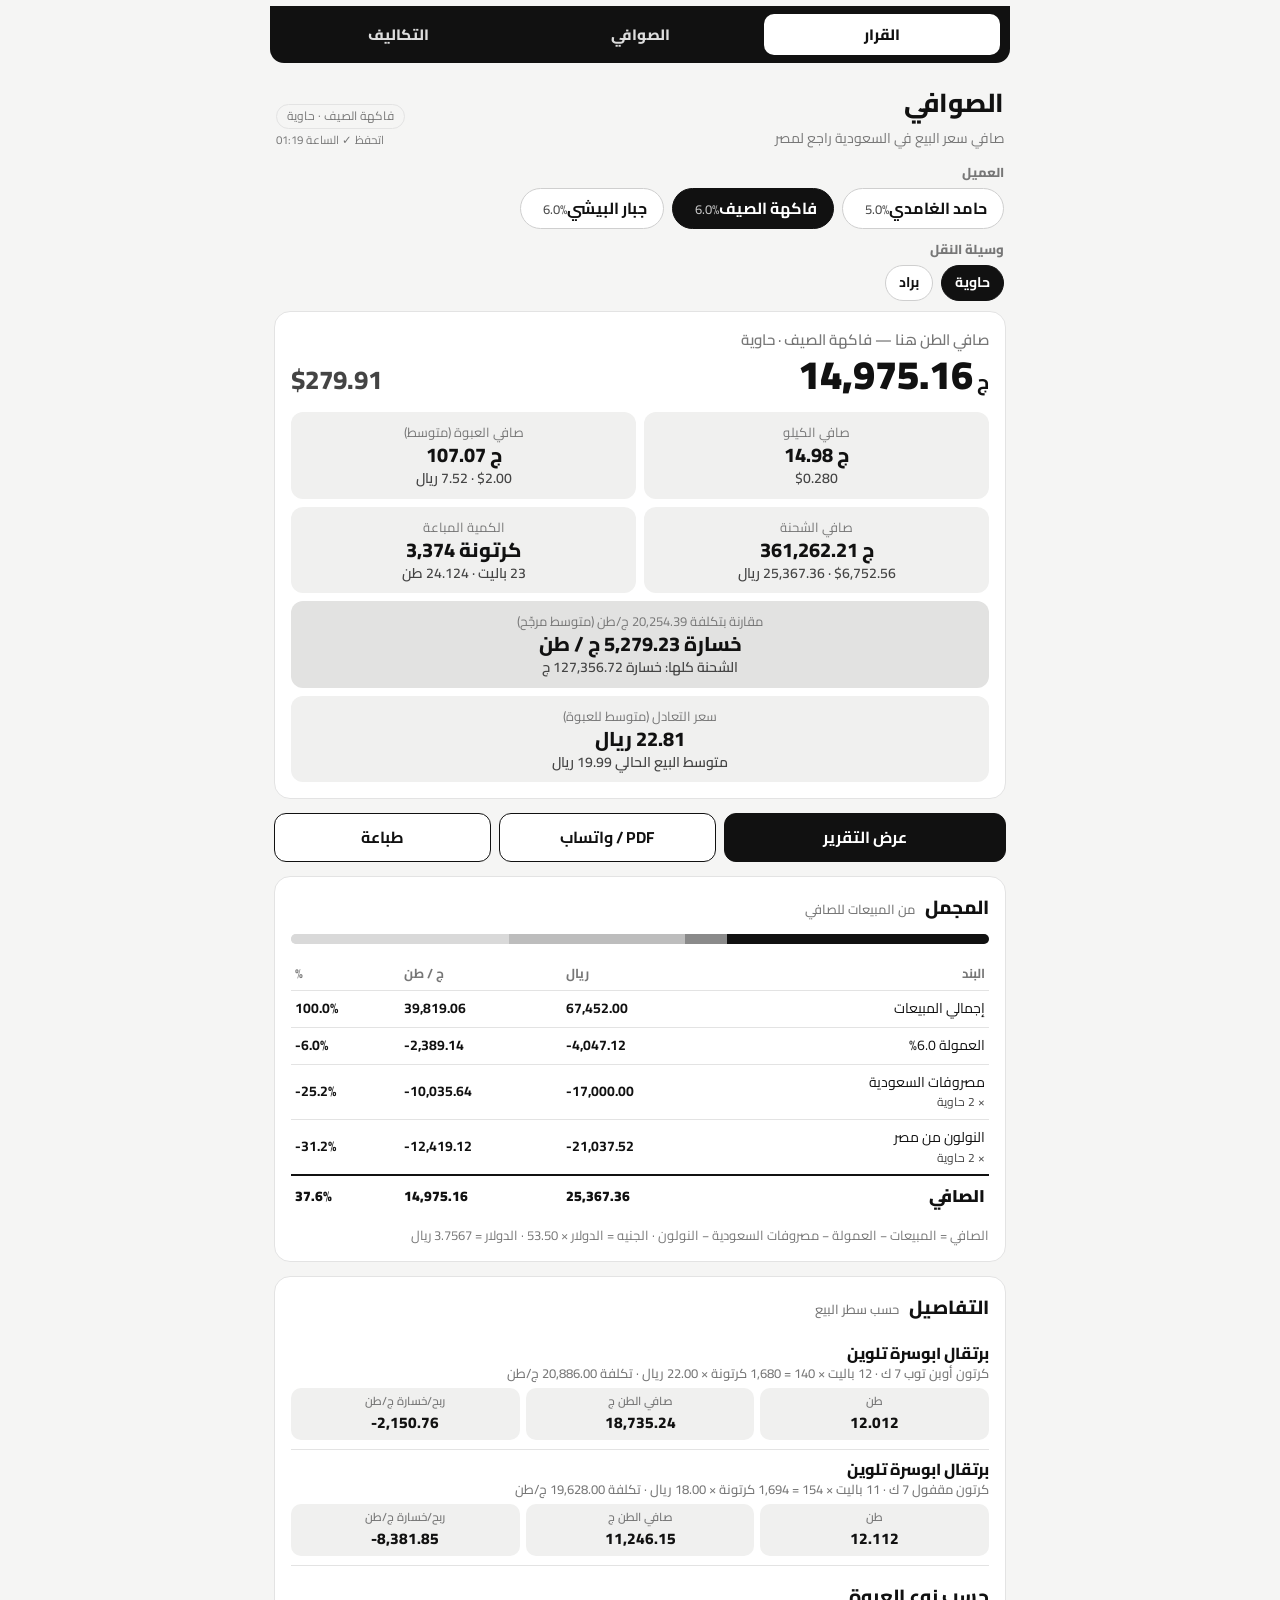
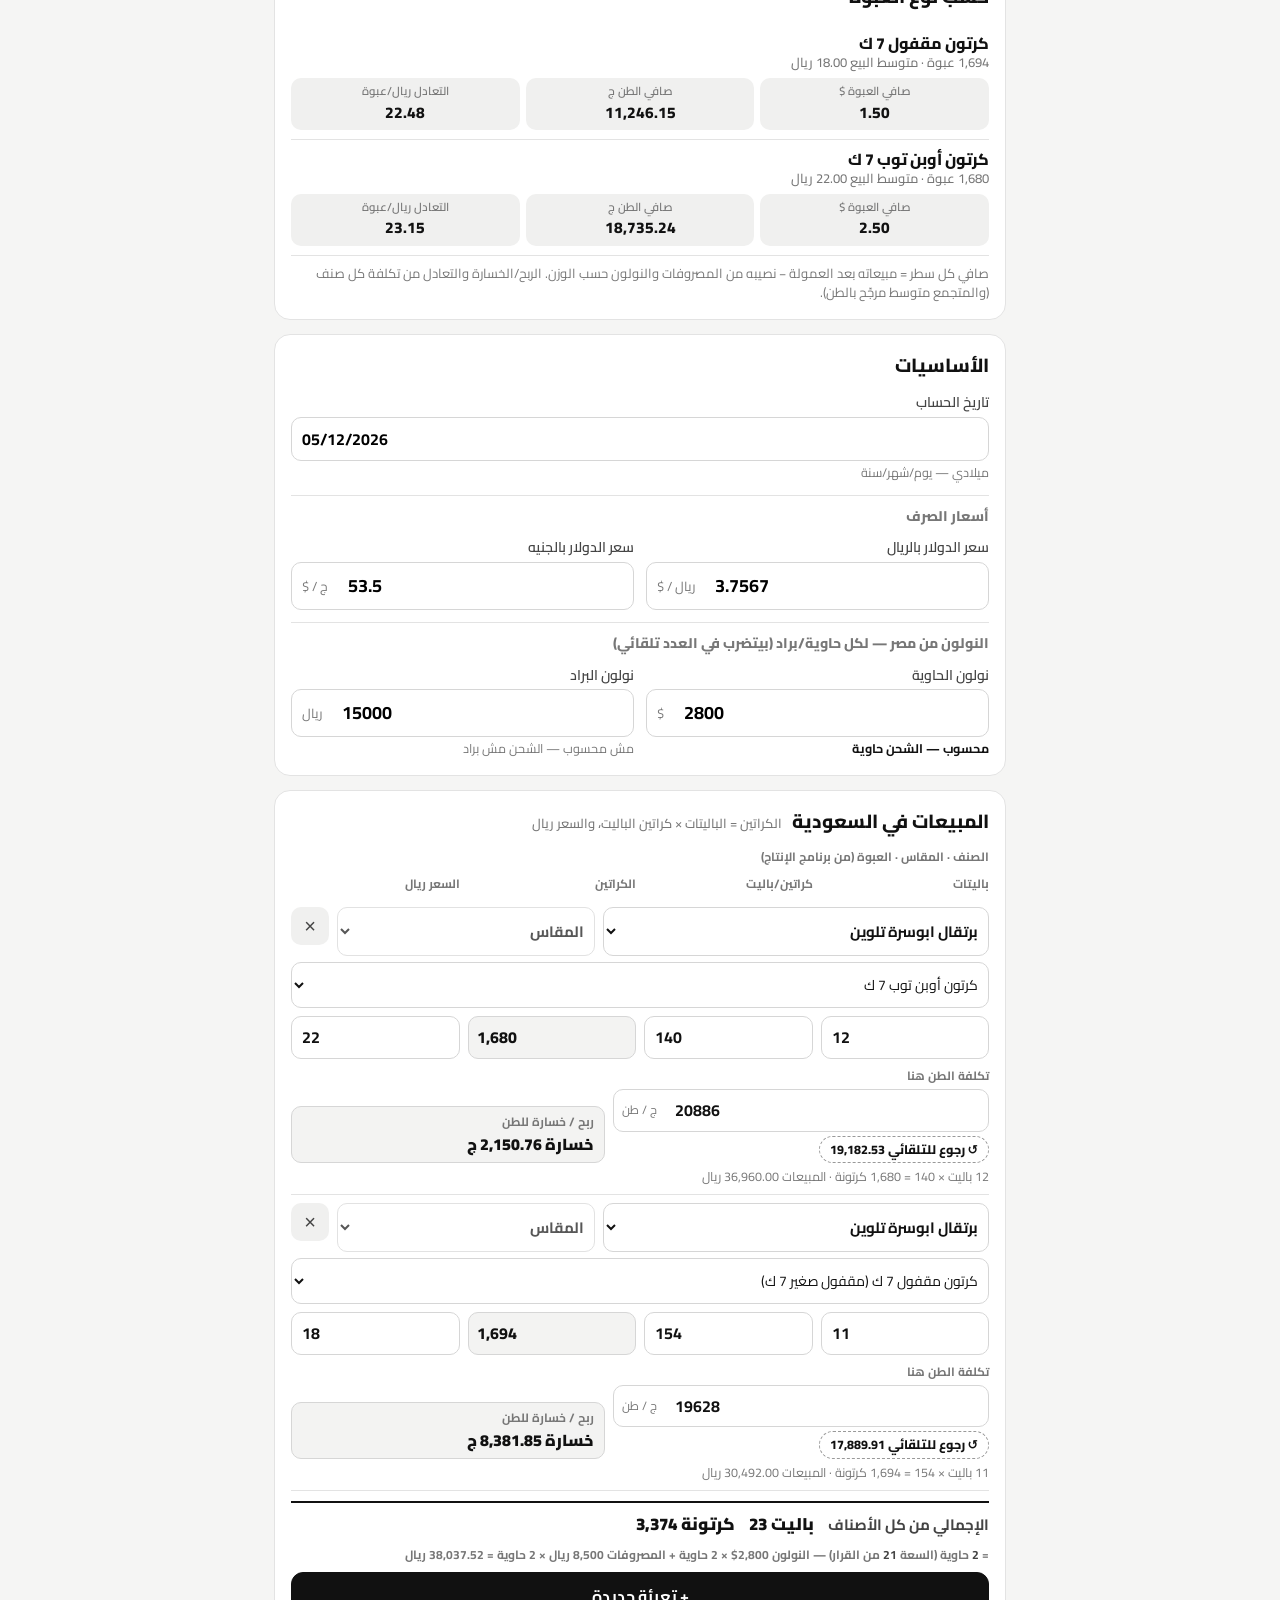
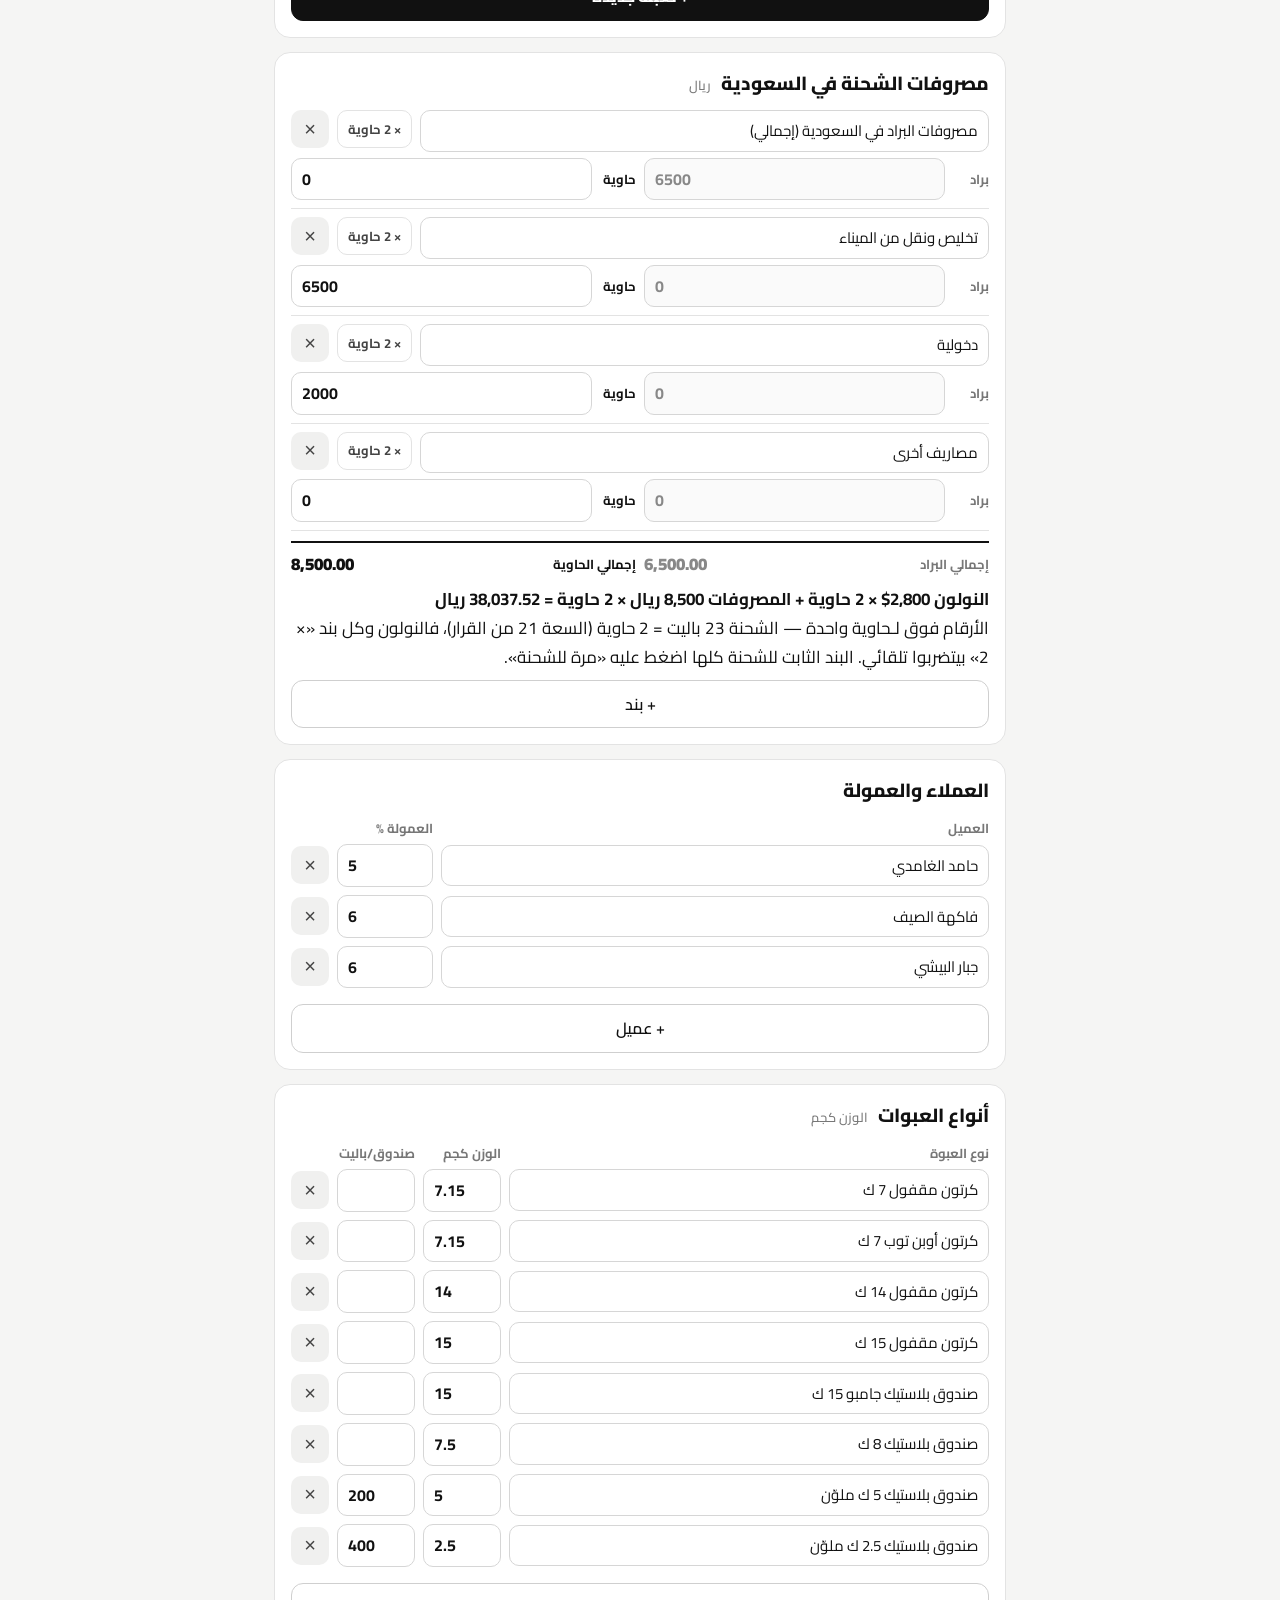
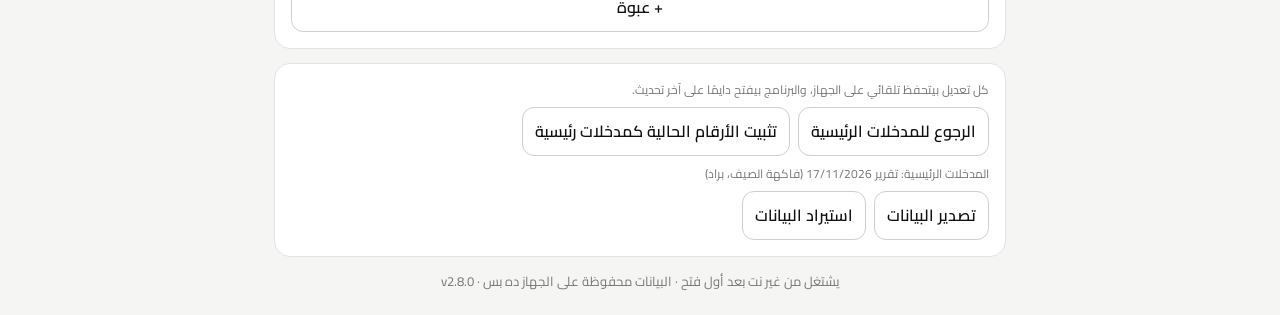
<file: safi.src.html>
<!doctype html>
<html lang="ar" dir="rtl">
<head>
<meta charset="utf-8">
<meta name="viewport" content="width=device-width,initial-scale=1,viewport-fit=cover">
<meta name="robots" content="noindex,nofollow">
<title>الصوافي — الصوافي والتكاليف</title>
<meta name="theme-color" content="#111111">
<meta name="apple-mobile-web-app-capable" content="yes">
<meta name="mobile-web-app-capable" content="yes">
<meta name="apple-mobile-web-app-status-bar-style" content="black">
<meta name="apple-mobile-web-app-title" content="الصوافي">
<link rel="manifest" href="manifest.webmanifest">
<link rel="apple-touch-icon" href="icon-180.png">
<link rel="icon" href="icon-192.png">
<link rel="stylesheet" href="style.css">
</head>
<body>
<div id="app">
 <header class="top">
  <div class="brand"><h1>الصوافي</h1><span class="sub">صافي سعر البيع في السعودية راجع لمصر</span></div>
  <div class="tr"><span id="net" class="net"></span><span id="ls" class="ls"></span></div>
 </header>
 <div class="lblrow">العميل</div>
 <nav id="clis" class="vars" aria-label="العميل"></nav>
 <div class="lblrow">وسيلة النقل</div>
 <nav id="modes" class="vars" aria-label="وسيلة النقل"></nav>
 <div id="notice" class="notice" hidden></div>
 <section class="card sum" id="sum"></section>
 <div class="actions">
  <button class="btn pri" id="bReport">عرض التقرير</button>
  <button class="btn" id="bShare">PDF / واتساب</button>
  <button class="btn" id="bPrint">طباعة</button>
 </div>
 <section class="card" id="mojmal"></section>
 <section class="card" id="detail"></section>
 <section class="card">
  <h2>الأساسيات</h2>
  <div class="grid" id="inputs"></div>
 </section>
 <section class="card">
  <h2>المبيعات في السعودية <small>الكراتين = الباليتات × كراتين الباليت، والسعر ريال</small></h2>
  <div id="lt"></div>
  <button class="btn pri wide" data-add="lines" id="bNewLine">+ تعبئة جديدة</button>
 </section>
 <section class="card">
  <h2>مصروفات الشحنة في السعودية <small>ريال</small></h2>
  <div id="et"></div>
  <button class="btn ghost wide" data-add="exp">+ بند</button>
 </section>
 <section class="card">
  <h2>العملاء والعمولة</h2>
  <div id="ct"></div>
  <button class="btn ghost wide" data-add="clients">+ عميل</button>
 </section>
 <section class="card">
  <h2>أنواع العبوات <small>الوزن كجم</small></h2>
  <div id="pt"></div>
  <button class="btn ghost wide" data-add="pk">+ عبوة</button>
 </section>
 <section class="card tools">
  <div class="savenote">كل تعديل بيتحفظ تلقائي على الجهاز، والبرنامج بيفتح دايمًا على آخر تحديث.</div>
  <button class="btn ghost" id="bReset">الرجوع للمدخلات الرئيسية</button>
  <button class="btn ghost" id="bUndo" hidden>استرجاع آخر حفظ قبل الرجوع</button>
  <button class="btn ghost" id="bDays" type="button" hidden>📂 الأيام المحفوظة</button>
  <button class="btn ghost" id="bPin">تثبيت الأرقام الحالية كمدخلات رئيسية</button>
  <div class="savenote" id="pinNote"></div>
  <button class="btn ghost" id="bExport">تصدير البيانات</button>
  <button class="btn ghost" id="bImport">استيراد البيانات</button>
  <input type="file" id="fImport" accept="application/json,.json" hidden>
 </section>
 <footer class="foot">يشتغل من غير نت بعد أول فتح · البيانات محفوظة على الجهاز ده بس <span id="ver"></span></footer>
</div>
<div id="rep" class="rep" hidden>
 <div class="repbar">
  <button class="btn" id="rClose">رجوع</button>
  <select id="rMode" class="btn sel" aria-label="نوع التقرير"><option value="full">التقرير المفصل</option><option value="m">التقرير المجمل</option></select>
  <button class="btn pri" id="rShare">PDF / واتساب</button>
  <button class="btn" id="rPrint">طباعة</button>
 </div>
 <div id="pages" class="pages"></div>
</div>
<div id="busy" class="busy" hidden><div>بيجهز الـ PDF…</div></div>
<script src="nav.js?v=231"></script>
<script src="core.js"></script>
<script src="pinned.js"></script>
<script src="exp-migrate.js?v=201"></script>
<script src="pdf-share.js"></script>
<script src="sizes.js?v=2"></script>
<script src="costs-calc.js?v=240"></script>
<script src="safi-autocost.js?v=240"></script>
<script src="ship-cont.js?v=280"></script>
<script src="app.js?v=280"></script>

<script>
if('serviceWorker' in navigator){window.addEventListener('load',function(){navigator.serviceWorker.register('sw.js?v=280',{scope:'./'}).then(function(r){r.update&&r.update().catch(function(){});setInterval(function(){r.update().catch(function(){})},3600000)}).catch(function(){});var had=!!navigator.serviceWorker.controller;navigator.serviceWorker.addEventListener('controllerchange',function(){if(had&&!window.__rl){window.__rl=1;location.reload()}})})}
</script>
</body>
</html>
</file>
<file: costs.css>
[hidden]{display:none!important}
@font-face{font-family:'Cairo';font-style:normal;font-weight:200 1000;font-display:swap;src:url(fonts/cairo-arabic.woff2) format('woff2');unicode-range:U+0600-06FF,U+0750-077F,U+0870-08FF,U+200C-200E,U+2010-2011,U+204F,U+2E41,U+FB50-FDFF,U+FE70-FEFC}
@font-face{font-family:'Cairo';font-style:normal;font-weight:200 1000;font-display:swap;src:url(fonts/cairo-latin-ext.woff2) format('woff2');unicode-range:U+0100-02BA,U+02BD-02C5,U+02C7-02CC,U+02CE-02D7,U+02DD-02FF,U+1E00-1EFF,U+20A0-20AB,U+20AD-20C4,U+A720-A7FF}
@font-face{font-family:'Cairo';font-style:normal;font-weight:200 1000;font-display:swap;src:url(fonts/cairo-latin.woff2) format('woff2');unicode-range:U+0000-00FF,U+0131,U+0152-0153,U+02BB-02BC,U+02C6,U+02DA,U+02DC,U+2000-206F,U+20AC,U+2122,U+2212,U+2215,U+FEFF,U+FFFD}
:root{--ink:#111;--ink2:#444;--mut:#777;--line:#e3e3e3;--bg:#f5f5f4;--card:#fff;--soft:#f0f0ef}
*{box-sizing:border-box;-webkit-tap-highlight-color:transparent}
html,body{margin:0;background:var(--bg);color:var(--ink);font-family:'Cairo',system-ui,sans-serif;font-size:17px;line-height:1.55}
#app{max-width:760px;margin:0 auto;padding:calc(env(safe-area-inset-top) + 10px) 14px calc(env(safe-area-inset-bottom) + 24px)}
.num,.v{font-variant-numeric:tabular-nums;direction:ltr;unicode-bidi:isolate}
.top{display:flex;align-items:flex-end;justify-content:space-between;gap:10px;padding:8px 2px 12px}
.top h1{margin:0;font-size:26px;font-weight:800;letter-spacing:-.3px}.top .sub{color:var(--mut);font-size:14px}
.net{font-size:12px;color:var(--mut);border:1px solid var(--line);border-radius:20px;padding:2px 10px;white-space:nowrap}
.vars{display:flex;gap:8px;overflow-x:auto;padding:2px 2px 10px;scrollbar-width:none}.vars::-webkit-scrollbar{display:none}
.chip{flex:0 0 auto;border:1.5px solid #cfcfcf;background:#fff;color:var(--ink);border-radius:999px;padding:7px 16px;font:inherit;font-size:16px;font-weight:700}
.chip.on{background:var(--ink);border-color:var(--ink);color:#fff}.chip.add{border-style:dashed;color:var(--ink2);font-weight:600}
.notice{background:#f0f0ef;border:1.5px solid #888;color:#111;border-radius:12px;padding:10px 14px;font-size:15px;margin-bottom:12px}
.card{background:var(--card);border:1px solid var(--line);border-radius:16px;padding:16px;margin-bottom:14px}
.card h2{margin:0 0 12px;font-size:19px;font-weight:800}.card h2 small{font-weight:500;color:var(--mut);font-size:13px;margin-inline-start:6px}
.sum .lbl{color:var(--mut);font-size:15px;font-weight:600}
.sum .big{display:flex;align-items:baseline;justify-content:space-between;gap:8px;flex-wrap:wrap;margin:2px 0 12px}
.sum .egp{font-size:40px;font-weight:900;line-height:1.1}.sum .egp i{font-style:normal;font-size:20px;font-weight:700;margin-inline-start:4px}
.sum .usd{font-size:26px;font-weight:800;color:var(--ink2)}
.kpis{display:grid;grid-template-columns:repeat(3,minmax(0,1fr));gap:8px}
.kpi{background:var(--soft);border-radius:12px;padding:10px 8px;text-align:center}
.kpi b{display:block;font-size:20px;font-weight:800;line-height:1.3}.kpi span{display:block;font-size:13px;color:var(--mut)}.kpi em{display:block;font-style:normal;font-size:14px;color:var(--ink2);font-weight:600}
.actions{display:grid;grid-template-columns:1.3fr 1fr 1fr;gap:8px;margin-bottom:14px}
.btn{font:inherit;font-size:16px;font-weight:700;border:1.5px solid var(--ink);background:#fff;color:var(--ink);border-radius:12px;padding:11px 12px;cursor:pointer}
.btn.pri{background:var(--ink);color:#fff}.btn.ghost{border-color:#cfcfcf;font-weight:600}.btn.wide{width:100%;margin-top:8px}.btn.danger{color:#111;border-color:#111;border-style:dashed}
.grid{display:grid;grid-template-columns:minmax(0,1fr) minmax(0,1fr);gap:10px 12px}
.f label{display:block;font-size:14px;color:var(--ink2);font-weight:600;margin-bottom:3px}
.f .in{display:flex;align-items:center;border:1.5px solid #d6d6d6;border-radius:10px;background:#fff;overflow:hidden}
.f .in:focus-within{border-color:var(--ink)}
.f input{flex:1;min-width:0;width:100%;border:0;outline:0;font:inherit;font-size:18px;font-weight:700;padding:9px 10px;background:transparent;text-align:left;direction:ltr}
.f input.txt{text-align:right;direction:rtl;font-size:16px}
.f .u{color:var(--mut);font-size:13px;padding:0 10px;white-space:nowrap}
.f.full{grid-column:1/-1}.f .hint{font-size:12.5px;color:var(--mut);margin-top:2px}
.sec{grid-column:1/-1;font-size:14px;font-weight:800;color:var(--mut);border-top:1px solid var(--line);padding-top:10px;margin-top:2px}
.sup{display:grid;grid-template-columns:minmax(0,1fr) 104px 38px;gap:8px;align-items:center;margin-bottom:8px}
.sup input{font:inherit;border:1.5px solid #d6d6d6;border-radius:10px;padding:8px 10px;font-size:16px;min-width:0;outline:0}
.sup input:focus{border-color:var(--ink)}.sup input.v{font-weight:700;text-align:left;direction:ltr;font-size:17px}
.sup .x{border:0;background:var(--soft);border-radius:10px;height:38px;font-size:20px;color:var(--ink2);cursor:pointer}
.suptot{display:flex;justify-content:space-between;font-weight:800;border-top:1px solid var(--line);padding-top:10px;margin-top:4px}
.bk table{width:100%;border-collapse:collapse;font-size:15px}.bk td{padding:7px 4px;border-bottom:1px solid var(--line)}.bk td.v{text-align:left;font-weight:700;white-space:nowrap}
.bk tr.g td{font-weight:800;background:var(--soft)}.bk tr.t td{font-weight:900;font-size:17px;border-bottom:0;border-top:2px solid var(--ink)}
.bar{height:10px;border-radius:6px;background:#e7e7e7;overflow:hidden;display:flex;margin:4px 0 12px}.bar i{display:block;height:100%;background:#222}.bar i+i{background:#9a9a9a}
.tools{display:flex;flex-wrap:wrap;gap:8px}
.foot{color:var(--mut);font-size:13px;text-align:center;margin-top:6px}
/* report */
.rep{position:fixed;inset:0;background:#d9d9d7;overflow:auto;z-index:20;-webkit-overflow-scrolling:touch}
.repbar{position:sticky;top:0;z-index:2;display:flex;gap:8px;padding:calc(env(safe-area-inset-top) + 8px) 12px 8px;background:rgba(245,245,244,.96);border-bottom:1px solid var(--line)}
.repbar .btn{flex:1;padding:9px}
.pages{padding:14px 0 40px;display:flex;flex-direction:column;align-items:center;gap:14px}
.pagewrap{width:calc(100vw - 20px);max-width:794px;overflow:hidden}
.page{width:794px;height:1123px;background:#fff;color:#111;padding:36px 44px 50px;position:relative;transform-origin:top right;box-shadow:0 2px 10px rgba(0,0,0,.12);font-size:15px;line-height:1.5;overflow:hidden}
.page .ph{display:flex;justify-content:space-between;align-items:flex-start;border-bottom:2.5px solid #111;padding-bottom:8px;margin-bottom:6px}
.page .ph h1{margin:0;font-size:21px;font-weight:900;line-height:1.35}.page .ph .meta{font-size:14px;color:#555;margin-top:2px}
.page .ph .tag{font-size:12px;color:#555;border:1px solid #bbb;border-radius:14px;padding:2px 10px;white-space:nowrap}
.page h3{font-size:15px;font-weight:800;margin:10px 0 6px;color:#111;display:flex;align-items:center;gap:8px}.page h3:after{content:'';flex:1;height:1px;background:#ddd}
.rsum{display:grid;grid-template-columns:1.25fr 1fr 1fr 1fr;gap:10px}
.rsum .m{border:1px solid #ddd;border-radius:10px;padding:7px 12px}.rsum .m.main{background:#111;color:#fff;border-color:#111}
.rsum .m span{display:block;font-size:12.5px;color:#666;font-weight:600}.rsum .m.main span{color:#ccc}
.rsum .m b{display:block;font-size:21px;font-weight:900;line-height:1.25}.rsum .m.main b{font-size:27px}
.rsum .m em{display:block;font-style:normal;font-size:14px;font-weight:700;color:#444}.rsum .m.main em{color:#ddd;font-size:16px}
.rgrp{display:grid;grid-template-columns:1fr 1fr 1fr;gap:10px}.rgrp .m{border:1px solid #ddd;border-radius:10px;padding:8px 12px}
.rgrp .m span{font-size:13px;color:#666;font-weight:700}.rgrp .m b{display:block;font-size:19px;font-weight:900}.rgrp .m em{font-style:normal;font-size:13px;color:#444;font-weight:600}
.rgrp .m.t{background:#f1f1f0}
.rt{width:100%;border-collapse:collapse;font-size:13px}
.rt th{background:#111;color:#fff;font-weight:700;padding:6px 6px;font-size:12.5px;text-align:center}.rt th:first-child{text-align:right}
.rt td{padding:2.5px 6px;line-height:1.45;border-bottom:1px solid #e6e6e6;text-align:center;font-variant-numeric:tabular-nums}.rt td:first-child{text-align:right}
.rt td.n{direction:ltr}.rt tr.gh td{font-weight:800;background:#f1f1f0;color:#333;font-size:13px}
.rt tr.st td{font-weight:800;border-top:1.5px solid #999;background:#fafafa}.rt tr.gt td{font-weight:900;font-size:15px;background:#111;color:#fff}
.page .note{font-size:12px;color:#555;margin-top:6px;line-height:1.5}
.page .pf{position:absolute;bottom:22px;right:48px;left:48px;font-size:11px;color:#888;display:flex;justify-content:space-between;border-top:1px solid #e4e4e4;padding-top:6px}
.mt td{vertical-align:top;padding:7px 6px}.mt td.fm{text-align:right;color:#333}.mt td.k{font-weight:700;text-align:right}
.page ul{margin:6px 0 0;padding-inline-start:18px;font-size:13.5px;color:#333}.page ul li{margin-bottom:3px}
.busy{position:fixed;inset:0;background:rgba(255,255,255,.75);display:flex;align-items:center;justify-content:center;z-index:50;font-weight:800;font-size:18px}
@media (max-width:420px){.sum .egp{font-size:36px}.kpi b{font-size:18px}.grid{gap:9px 10px}}
@media print{
 @page{size:A4;margin:0}
 html,body{background:#fff}
 #app,.repbar,.busy{display:none!important}
 .rep{position:static;display:block!important;background:#fff;overflow:visible}
 .rep[hidden]{display:block!important}
 .pages{padding:0;gap:0;display:block}
 .pagewrap{width:auto!important;max-width:none;height:auto!important;overflow:visible}
 .page{transform:none!important;box-shadow:none;width:210mm;height:296mm;page-break-after:always;break-after:page}
 .pagewrap:last-child .page{page-break-after:auto;break-after:auto}
 *{-webkit-print-color-adjust:exact;print-color-adjust:exact}
}
.page .pc{width:706px}
.ltr{direction:ltr;unicode-bidi:isolate;display:inline-block}

.f .in.bad,.sup input.bad{border:2px solid #111;background:#e6e6e6}
.err{border:2px solid #111;border-radius:12px;padding:10px 14px;font-size:15px;background:#f0f0ef}.err ul{margin:6px 0 0;padding-inline-start:20px}
body.invalid #bReport,body.invalid #bShare,body.invalid #bPrint{opacity:.45}
.emsg{font-size:13px;font-weight:700;color:#111;margin:3px 2px 6px}
/* citrus additions */
.top .tr{display:flex;flex-direction:column;align-items:flex-end;gap:3px}.ls{font-size:11.5px;color:var(--mut)}
.lblrow{font-size:13px;font-weight:800;color:var(--mut);margin:0 2px 4px}
.chip.sm{font-size:14px;padding:6px 13px}
.kpis{grid-template-columns:repeat(2,minmax(0,1fr))}
.bar i:nth-child(1){background:#111}.bar i:nth-child(2){background:#555}.bar i:nth-child(3){background:#999}.bar i:nth-child(4){background:#c8c8c8}
.sw{display:inline-block;width:10px;height:10px;border-radius:2px;margin-inline-end:6px;vertical-align:middle}.sw.s0{background:#111}.sw.s1{background:#555}.sw.s2{background:#999}.sw.s3{background:#c8c8c8}
.bk tr.h td{font-size:13px;color:var(--mut);font-weight:700}.bk tr.s td{font-weight:800;border-top:1.5px solid #999}.bk tr.sel td{background:#e9e9e8;font-weight:800}
.bk .hint{font-size:13px;color:#777;margin-top:8px}
.trow{display:grid;grid-template-columns:minmax(0,1fr) 84px 84px;gap:8px;align-items:center;margin-bottom:8px}.trow.th span{font-size:13px;color:var(--mut);font-weight:700}
.trow input{font:inherit;border:1.5px solid #d6d6d6;border-radius:10px;padding:8px 10px;font-size:15px;min-width:0;outline:0}.trow input:focus{border-color:var(--ink)}.trow input.v{font-weight:700;text-align:left;direction:ltr;font-size:16px}
.sup:not(.three){grid-template-columns:minmax(0,1fr) 104px}
.trow input.bad{border:2px solid #111;background:#e6e6e6}
.f input[data-date]{font-size:16px}
.repbar .sel{flex:1.2;padding:9px 6px;font-size:14px}
.rsar{display:flex;flex-wrap:wrap;align-items:baseline;gap:6px 12px;border:1px solid #ddd;border-radius:10px;padding:6px 12px;margin-top:8px;font-size:13px}
.rsar span{color:#666;font-weight:700}.rsar b{font-size:17px;font-weight:900}.rsar .sep{color:#bbb}.rsar em{font-style:normal;color:#777;font-size:12px;flex-basis:100%}
.rt tr.sel td{background:#e4e4e4;font-weight:800}.rt.q td{text-align:right}.rt.q td.n{text-align:left;font-weight:700}
.rt td.n{white-space:nowrap}
.page .rt td{padding:3px 6px}
.rsum .m small{display:block;font-size:10.5px;color:#888;font-weight:500;line-height:1.35;margin-top:2px;border-top:1px solid #eee;padding-top:2px}.rsum .m.main small{color:#bbb;border-color:#444}
.pc.p1 .rt{font-size:14.5px}.pc.p1 .rt td{padding:6px 6px}.pc.p1 .rt th{font-size:13.5px;padding:7px 6px}.pc.p1 h3{font-size:16.5px;margin:16px 0 8px}
.pc.p1 .rsum .m{padding:9px 12px}.pc.p1 .rsar{padding:9px 14px;font-size:14px}.pc.p1 .rsar b{font-size:19px}.pc.p1 .note{font-size:13px}
.rt.q td.q2{text-align:right;font-weight:700}
.page ul{list-style:none;padding-inline-start:4px}.page ul li:before{content:'•';margin-inline-end:6px;font-weight:900}
.bk td.vh{text-align:left;white-space:nowrap}
.repbar{gap:6px;padding-left:8px;padding-right:8px}.repbar .btn{font-size:14px;padding:9px 4px;white-space:nowrap}

/* محلي سوبرماركت v2.2.0 (الشاشة بس) */
.smcard select{font:inherit;font-size:16px;font-weight:700;border:0;outline:0;background:transparent;padding:9px 10px;width:100%;color:var(--ink)}
.smcard .f .u select.smu{font-size:16px;font-weight:700;color:var(--ink2);padding:4px 0;width:auto}
.smcard .smh{font-size:15px;font-weight:800;margin:14px 0 8px;border-top:1px solid var(--line);padding-top:12px}
.smcard .trow.sm4{grid-template-columns:repeat(3,minmax(0,1fr)) 38px}
.smcard .trow.sm4 .x{border:0;background:var(--soft);border-radius:10px;height:38px;font-size:20px;color:var(--ink2);cursor:pointer}
.smcard .trow.sm4 .x[disabled]{opacity:.35}
.smcard .smrow{border:1px solid var(--line);border-radius:12px;padding:8px;margin-bottom:8px}
.smcard .smrow input.nm{font:inherit;width:100%;box-sizing:border-box;border:1.5px solid #d6d6d6;border-radius:10px;padding:8px 10px;font-size:16px;font-weight:700;margin-bottom:6px;outline:0}
.smcard .smrow input.nm.bad{border:2px solid #111;background:#e6e6e6}
.smcard .smrow .trow{margin-bottom:0}
.smout{margin-top:12px}
.smk{background:var(--soft);border-radius:12px;padding:10px;text-align:center;margin-bottom:8px}
.smk span{display:block;font-size:13px;color:var(--mut)}
.smk b{display:block;font-size:22px;font-weight:800}
.smk b.neg{text-decoration:underline}
.smk em{display:block;font-style:normal;font-size:14px;color:var(--ink2);font-weight:600}
.smt{width:100%;border-collapse:collapse;font-size:14.5px}
.smt td{padding:6px 4px;border-bottom:1px solid var(--line)}
.smt td.sv{text-align:left;white-space:nowrap;font-size:15px;font-weight:700;font-variant-numeric:tabular-nums}
.smt td.sv small{display:block;font-weight:500;color:var(--mut);font-size:12px}
.smt tr.s td{font-weight:800;border-top:1.5px solid var(--ink)}
.smsplit{font-size:13.5px;color:var(--ink2);background:#fff;border:1px dashed #cfcfcf;border-radius:10px;padding:8px 10px;margin-bottom:8px;line-height:1.7}
.smsplit span{font-weight:800;color:var(--ink)}

.trow.pk4{grid-template-columns:minmax(0,1.15fr) 70px 72px 78px}
.pkform{margin-top:10px;padding:12px;background:var(--soft,#f4f4f4);border:1px solid var(--line,#e4e4e4);border-radius:14px}
.pkform-h{font-weight:800;margin-bottom:8px}
.pkform label{display:flex;flex-direction:column;gap:4px;font-size:13px;font-weight:700;color:var(--mut,#555);margin-bottom:8px}
.pkform input{font:inherit;border:1.5px solid #d6d6d6;border-radius:10px;padding:9px 10px;font-size:16px;min-width:0;outline:0;background:#fff}
.pkform input:focus{border-color:var(--ink,#111)}
.pkform input.v{font-weight:700;text-align:left;direction:ltr}
.pkform-row{display:grid;grid-template-columns:1fr 1fr 1fr;gap:8px}
.pkform-act{display:flex;gap:8px;margin-top:4px}
.pkform-act .btn{flex:1}
@media(max-width:430px){
  .trow.pk4{grid-template-columns:repeat(3,minmax(0,1fr));gap:6px}
  .trow.pk4>:first-child{grid-column:1/-1}
  .pkform-row{grid-template-columns:1fr}
  .pkform input{width:100%}
}

#pkgs.vars,#vars.vars{flex-wrap:wrap;overflow-x:auto;row-gap:6px}
@media(max-width:430px){
  #pkgs.vars,#vars.vars{overflow-x:visible;padding-bottom:2px}
  #pkgs .chip.sm{font-size:13px;padding:6px 11px}
}
.mixcard{padding:10px 12px;margin:8px 0 0}
.mixbar{display:flex;flex-wrap:wrap;gap:8px;align-items:center;margin-bottom:8px}
.mixhint{font-size:13.5px;color:var(--mut,#555);font-weight:600;line-height:1.45;flex:1}
.mixpick{margin-top:8px}
.mixpick-h{font-size:13px;font-weight:800;margin-bottom:6px}
.mixpick-l{display:flex;flex-wrap:wrap;gap:6px}
.mixt{margin-top:6px}
.mixh,.mixr{display:grid;grid-template-columns:1fr auto;gap:6px 8px;align-items:center}
.mixh{display:none}
.mixr{border:1px solid var(--line,#e4e4e4);border-radius:12px;padding:8px;margin-bottom:8px}
.mixn{font-weight:800;grid-column:1/-1}
.mixf{display:flex;flex-wrap:wrap;gap:8px}
.mixf label{display:flex;flex-direction:column;gap:3px;font-size:12px;font-weight:700;color:var(--mut,#555)}
.mixf input{font:inherit;font-weight:700;border:1.5px solid #d6d6d6;border-radius:10px;padding:8px 10px;width:92px;text-align:left;direction:ltr}
.mixq{display:flex;gap:10px;font-weight:700}
.mixr .x{border:0;background:var(--soft,#f4f4f4);border-radius:10px;height:38px;width:38px;font-size:20px;color:var(--ink2,#555);cursor:pointer;justify-self:end}
.mixsum{font-size:13.5px;font-weight:600;color:var(--ink2,#444);margin:2px 2px 4px}
.mixsum em{font-style:normal;color:#111;text-decoration:underline;margin-inline-start:6px}
.mixcosts{margin-top:12px}
.mixcosts-h{font-size:14px;font-weight:800;margin-bottom:8px}
.mixc{display:grid;grid-template-columns:1fr auto;gap:2px 10px;padding:8px 0;border-bottom:1px solid var(--line,#eee)}
.mixc b{grid-column:1;font-size:15px}
.mixc span{grid-column:1;font-size:12.5px;color:var(--mut,#666)}
.mixc strong{grid-column:2;grid-row:1;font-size:16px}
.mixc em{grid-column:2;grid-row:2;font-style:normal;font-weight:700;color:var(--ink2,#555);text-align:left}
.mixc.tot{border-bottom:0;border-top:1.5px solid #111;font-weight:800}
.decblend{background:#f7f7f5;border:1px solid #e4e4e0;border-radius:12px;padding:10px 12px;margin:8px 0;font-size:13.5px;line-height:1.55;font-weight:600}
.decblend b{display:block;font-size:14.5px;margin-bottom:2px}
/* v2.7.0 — ترتيب الشكل: كروت مرقّمة زي القرار، نتيجة ثابتة فوق، خانات متساوية، جداول مطوية */
.stick{position:sticky;top:0;z-index:20;display:flex;align-items:baseline;gap:8px;flex-wrap:wrap;background:#111;color:#fff;border-radius:14px;padding:8px 12px;margin:0 0 12px;box-shadow:0 4px 14px rgba(0,0,0,.18);cursor:pointer}
.stick>span{font-size:12.5px;color:#ccc;font-weight:700;flex-basis:100%}.stick>b{font-size:26px;font-weight:900;line-height:1.15}.stick>b i{font-style:normal;font-size:15px;margin-inline-start:3px}.stick>em{font-style:normal;font-size:16px;color:#ddd;font-weight:800;margin-inline-start:auto}
.stick:empty{display:none}
h2.cn{display:flex;align-items:center;gap:8px;font-size:19px;font-weight:900;margin:0 0 10px}h2.cn i{font-style:normal;font-size:22px;line-height:1}
h2.cn.top{margin:18px 4px 10px}
.cg .vars{margin-bottom:10px}.cg .lblrow{margin:0 0 6px;padding:0}.cg .lblrow small{font-weight:500;color:var(--mut)}
.cg .grid .f label{min-height:2.6em;display:flex;align-items:flex-end;line-height:1.3}
.cg .grid .f .in input{font-size:18px}
#inputs .f:has(input[data-k="raw"]){order:-1;grid-column:1/-1}#inputs .f:has(input[data-k="raw"]) label{min-height:0;font-size:15px;font-weight:800}#inputs .f:has(input[data-k="raw"]) input{font-size:24px;font-weight:900}
#inputs .f.full{order:5;grid-column:1/-1}#inputs .f.full label{min-height:0}
.cg .mixcard{border:1px dashed var(--line);box-shadow:none;margin:6px 0 12px;padding:12px}
details.adv{border-top:1px solid var(--line);margin-top:10px;padding-top:4px}details.adv>summary{list-style:none;cursor:pointer;display:flex;align-items:center;flex-wrap:wrap;gap:6px;font-weight:800;font-size:15.5px;padding:8px 0}
details.adv>summary::-webkit-details-marker{display:none}details.adv>summary::before{content:'▸';font-size:14px;transition:transform .15s}details.adv[open]>summary::before{transform:rotate(90deg)}
details.adv>summary small{font-weight:500;color:var(--mut);font-size:12.5px}details.adv>summary b{margin-inline-start:auto;font-size:14px;color:var(--ink2)}
details.card.adv{border-top:1px solid var(--line);padding:6px 16px;margin-top:0}details.card.adv>summary{font-size:17px}details.card.adv[open]{padding-bottom:14px}
details.card.adv h2{display:none}
.cg5 .actions{margin:0 0 14px}
@media print{.stick{display:none}}
#inputs2 .f:has(input[data-k="cullP"]){order:2}
details.smwrap:has(#smCard[hidden]){display:none}details.smwrap .smcard{padding:0;border:0;margin:0}details.smwrap .smcard>h2:first-child{display:none}
h2.cn{justify-content:flex-start}
.cg .mixcard .mixbar{flex-direction:column;align-items:stretch;gap:8px}.cg .mixcard .mixhint{font-size:13px}
</file>
<file: two.css>
/* «القرار في الاتجاهين» — الشاشة بس */
.two{display:grid;grid-template-columns:repeat(auto-fit,minmax(300px,1fr));gap:12px}
.two-p{background:var(--soft,#f0f0ef);border-radius:14px;padding:12px;min-width:0}
.two-h>b{display:block;font-size:17px;font-weight:900}.two-h>span{display:block;font-size:13px;color:var(--mut,#777);margin-bottom:8px}
.two-t{width:100%;border-collapse:collapse;font-size:15px}.two-t td{padding:6px 3px;border-bottom:1px solid var(--line,#e3e3e3);vertical-align:middle}
.two-t td small{display:block;font-size:12px;color:var(--mut,#777)}.two-t tr.h td{font-size:12.5px;color:var(--mut,#777);font-weight:700}
.two-t td.vh{text-align:left;white-space:nowrap}.two-t .two-a b{font-size:18px;font-weight:900}
.two-t td>em{font-style:normal;font-size:12.5px;font-weight:700;display:block}.two-t.sm{margin-top:10px;font-size:13.5px}
.two .ok2{color:#166534}.two .bad2{color:#991b1b}.two em.sm2{font-style:normal;color:var(--mut,#777);font-size:13px}
.two-ks{display:grid;grid-template-columns:1fr 1fr;gap:8px}
.two-k{background:#fff;border:1px solid var(--line,#e3e3e3);border-radius:12px;padding:10px 8px;text-align:center}
.two-k>span{display:block;font-size:13px;color:var(--mut,#777);font-weight:700}.two-k b{display:block;font-size:24px;font-weight:900;line-height:1.3}.two-k b i{font-style:normal;font-size:14px;font-weight:700}
.two-k.main{background:#111;border-color:#111;color:#fff}.two-k.main>span{color:#ccc}.two-k.main .ok2{color:#86efac}.two-k.main .bad2{color:#fca5a5}
.two-k>em{display:block;font-style:normal;font-size:12.5px;font-weight:700;margin-top:2px}
.two-edit{grid-column:1/-1;font-size:14px;font-weight:700;color:var(--ink,#111)}
.two.compact .two-k b{font-size:21px}

.two .hint{font-size:12.5px;line-height:1.5;color:var(--mut,#777);margin-top:6px}
.two-sc{grid-column:1/-1;min-width:0}
.scen{background:var(--soft,#f0f0ef);border-radius:14px;padding:12px}
.sc-ch{display:flex;gap:6px;overflow-x:auto;padding:2px 0 8px;scrollbar-width:none}.sc-ch::-webkit-scrollbar{display:none}
.sc-chip{flex:0 0 auto;border:1.5px solid #cfcfcf;background:#fff;color:#111;border-radius:999px;padding:6px 12px;font:inherit;font-size:14px;font-weight:700;cursor:pointer}
.sc-chip.sm{font-size:13px;padding:4px 11px}.sc-chip.on{background:#111;border-color:#111;color:#fff}
.sc-p{display:none}.sc-p.on{display:grid;grid-template-columns:repeat(auto-fit,minmax(290px,1fr));gap:4px 14px;align-items:start}.sc-p.on>.hint{grid-column:1/-1}
.sc-t td,.sc-c td{padding:5px 3px;font-size:14px}.sc-t tr.h td{font-size:12px;line-height:1.3}
.sc-t tr.cur td{background:#111;color:#fff;font-weight:900}.sc-t tr.neg td{color:#991b1b}.sc-t tr.cur.neg td{color:#fca5a5}
.sc-t td small{display:inline;font-size:11px;color:inherit;opacity:.7}.sc-c tr.s td{font-weight:800;border-top:1.5px solid #999}
@media (max-width:420px){.sc-t td,.sc-c td{font-size:13px;padding:5px 2px}}
@media print{.two,#two,#costsDec{display:none!important}}
/* v2.5.0 ④–⑦ اسأل القرار · الاحتمالات · الحساسية · كل الأصناف */
.mx h2.mx-h2{margin-top:18px;border-top:1px solid var(--line,#e3e3e3);padding-top:14px}
.mx-pick{display:grid;grid-template-columns:minmax(0,1fr) minmax(0,1fr);gap:8px 10px;margin-bottom:8px}.mx-pick.two{align-items:end}
.mx-f{display:flex;flex-direction:column;gap:3px;font-size:13px;color:var(--ink2,#444);font-weight:700;min-width:0}.mx-f small{font-weight:500;color:var(--mut,#777)}
.mx-f select,.mx-f input,.mx-ri input,.mx-ov input,.mx-tg input{font:inherit;font-size:16px;padding:8px;border:1.5px solid #d6d6d6;border-radius:10px;width:100%;box-sizing:border-box;background:#fff;color:#111;min-width:0}
.mxin{text-align:center;direction:ltr;font-weight:800}.mxin.big{font-size:20px}.mxin.auto{background:#f3f3f2}.mxin.bad{border-color:#b00;background:#fff3f3}
.mx-tg{display:flex;flex-wrap:wrap;align-items:center;gap:6px;margin:4px 0 10px;font-size:13px;font-weight:700;color:var(--mut,#777)}.mx-tg input{width:110px}
.mx-ch{display:flex;gap:6px}
.mx-rev{margin-top:8px;font-size:14px;line-height:1.6;background:#fff;border:1px solid var(--line,#e3e3e3);border-radius:12px;padding:8px 10px}.mx-rev.sm{font-size:13px;background:transparent;border:0;padding:4px 0}
.mx-k{grid-template-columns:1fr 1fr}.mx-k .kpi b{font-size:19px}
.mx-pt td,.mx-sn td,.mx-ov td{font-size:13.5px}.mx-pt tr.cur td{background:#111;color:#fff;font-weight:900}.mx-pt tr.neg td{color:#991b1b}.mx-pt tr.cur.neg td{color:#fca5a5}.mx-pt td small{display:inline;color:inherit;opacity:.75}
.mx-bar{display:inline-block;width:56px;height:8px;background:#e3e3e3;border-radius:4px;margin-inline-end:6px;vertical-align:middle;overflow:hidden}.mx-bar i{display:block;height:100%;background:#111}
.mx-tor{display:flex;height:6px;margin-top:4px;background:#f0f0ef;border-radius:3px;overflow:hidden;direction:ltr;justify-content:center}.mx-tor i{display:block;height:100%}.mx-tor i.dn{margin-left:auto}.mx-tor i.up{margin-right:auto}
.mx-ov td.vh{text-align:center}.mx-ov input.raw{width:78px;padding:6px}.mx-ov td small{display:block;font-size:11.5px}.mx-ov td b{font-size:16px}.mx-ov em{font-style:normal;font-size:12px;font-weight:800;display:block}
.mx .ok2,.mx-ov .ok2,.mx-ro .ok2{color:#166534}.mx .bad2,.mx-ro .bad2{color:#991b1b}
.mx-vars{margin-top:10px}
.mx-row{border:1px solid var(--line,#e3e3e3);border-radius:12px;padding:10px;margin-bottom:8px;background:#fff}
.mx-rh{display:flex;justify-content:space-between;align-items:center;gap:6px;margin-bottom:6px}.mx-rh b{font-size:15px}
.mx-ri{display:grid;grid-template-columns:1fr 1fr;gap:8px}.mx-ri label{display:flex;flex-direction:column;gap:3px;font-size:12px;color:var(--mut,#777);font-weight:700}
.mx-ro{display:grid;grid-template-columns:repeat(3,1fr);gap:6px;margin-top:8px;text-align:center}.mx-ro>div{background:var(--soft,#f0f0ef);border-radius:10px;padding:6px 4px}.mx-ro>div>span{display:block;font-size:11.5px;color:var(--mut,#777);font-weight:700}.mx-ro>div>b{display:block;font-size:17px;font-weight:900;color:#111}
.mx-ro>em{grid-column:1/-1;font-style:normal;font-size:12.5px;font-weight:800}.mx-ro .sm2{grid-column:1/-1;color:var(--mut,#777);font-size:13px}
.mx .hint{font-size:12.5px;line-height:1.55;color:var(--mut,#777);margin-top:6px}
.mx-more{margin-top:6px}.mx-more>summary{cursor:pointer;font-weight:800;font-size:14px;padding:8px 2px;color:var(--ink2,#444)}
.mx-tor i.neg{background:#991b1b}.mx-tor i.pos{background:#166534}
@media print{.mx{display:none!important}}
/* v2.6.0 — قرار الشراء السريع + الشحنة = سطور الصوافي */
.qk-h>b{display:block;font-size:19px;font-weight:900}.qk-h>span{display:block;font-size:12.5px;color:var(--mut,#777);margin-bottom:8px}
.qk-s{background:#111;color:#fff;border-radius:14px;padding:10px 12px;margin-bottom:10px}.qk-s>span{display:block;font-size:13px;color:#ccc;font-weight:700}.qk-s>b{display:block;font-size:22px;font-weight:900;line-height:1.35}.qk-s>em{display:block;font-style:normal;font-size:12.5px;color:#ddd}
.qk-s.neg>b{color:#fca5a5}
.qk-r{border:2px solid var(--line,#e3e3e3);border-radius:14px;padding:10px;margin-bottom:10px;background:#fff}
.qk-r.buy{border-color:#16a34a}.qk-r.neg{border-color:#d97706}.qk-r.no{border-color:#dc2626}
.qk-t{display:flex;flex-wrap:wrap;align-items:center;gap:6px}.qk-t>b{font-size:17px;font-weight:900}.qk-t>small{flex-basis:100%;font-size:12px;color:var(--mut,#777)}
.qk-v{font-style:normal;font-weight:900;font-size:15px;border-radius:999px;padding:2px 12px;color:#fff;background:#777}
.buy .qk-v{background:#16a34a}.neg .qk-v{background:#d97706}.no .qk-v{background:#dc2626}
.qk-a{font-size:16px;margin:6px 0 8px}.qk-a b{font-size:20px;font-weight:900}
.qk-n{display:grid;grid-template-columns:repeat(4,1fr);gap:5px;text-align:center}.qk-n>div{background:var(--soft,#f0f0ef);border-radius:10px;padding:5px 2px}.qk-n>div>span{display:block;font-size:11px;color:var(--mut,#777);font-weight:700}.qk-n>div>b{display:block;font-size:16px;font-weight:900}
.qk-n .ok2{color:#166534}.qk-n .bad2{color:#991b1b}
.qk-g{width:100%;border-collapse:collapse;font-size:13px;margin-top:8px;text-align:center}.qk-g td{padding:4px 2px;border-bottom:1px solid var(--line,#e3e3e3)}.qk-g tr:first-child td{font-size:11.5px;color:var(--mut,#777);font-weight:700}.qk-g td:first-child{text-align:right;font-weight:700}.qk-g small{color:var(--mut,#777)}
.qk .hint{font-size:12px;line-height:1.55;color:var(--mut,#777)}
.be-raw{display:grid;grid-template-columns:1fr 1.4fr;gap:8px;align-items:end;margin-top:6px}.be-cost{font-size:12.5px;line-height:1.5;color:var(--ink2,#444)}.be-cost small{color:var(--mut,#777)}
.be-sync{background:#ecfdf5;border-radius:10px;padding:6px 8px;color:#166534 !important}
@media print{.qk{display:none}}
</file>
<file: style.css>
[hidden]{display:none!important}
@font-face{font-family:'Cairo';font-style:normal;font-weight:200 1000;font-display:swap;src:url(fonts/cairo-arabic.woff2) format('woff2');unicode-range:U+0600-06FF,U+0750-077F,U+0870-08FF,U+200C-200E,U+2010-2011,U+204F,U+2E41,U+FB50-FDFF,U+FE70-FEFC}
@font-face{font-family:'Cairo';font-style:normal;font-weight:200 1000;font-display:swap;src:url(fonts/cairo-latin-ext.woff2) format('woff2');unicode-range:U+0100-02BA,U+02BD-02C5,U+02C7-02CC,U+02CE-02D7,U+02DD-02FF,U+1E00-1EFF,U+20A0-20AB,U+20AD-20C4,U+A720-A7FF}
@font-face{font-family:'Cairo';font-style:normal;font-weight:200 1000;font-display:swap;src:url(fonts/cairo-latin.woff2) format('woff2');unicode-range:U+0000-00FF,U+0131,U+0152-0153,U+02BB-02BC,U+02C6,U+02DA,U+02DC,U+2000-206F,U+20AC,U+2122,U+2212,U+2215,U+FEFF,U+FFFD}
:root{--ink:#111;--ink2:#444;--mut:#777;--line:#e3e3e3;--bg:#f5f5f4;--card:#fff;--soft:#f0f0ef}
*{box-sizing:border-box;-webkit-tap-highlight-color:transparent}
html,body{margin:0;background:var(--bg);color:var(--ink);font-family:'Cairo',system-ui,sans-serif;font-size:17px;line-height:1.55}
#app{max-width:760px;margin:0 auto;padding:calc(env(safe-area-inset-top) + 10px) 14px calc(env(safe-area-inset-bottom) + 24px)}
.num,.v{font-variant-numeric:tabular-nums;direction:ltr;unicode-bidi:isolate}
.top{display:flex;align-items:flex-end;justify-content:space-between;gap:10px;padding:8px 2px 12px}
.top h1{margin:0;font-size:26px;font-weight:800;letter-spacing:-.3px}.top .sub{color:var(--mut);font-size:14px}
.net{font-size:12px;color:var(--mut);border:1px solid var(--line);border-radius:20px;padding:2px 10px;white-space:nowrap}
.vars{display:flex;gap:8px;overflow-x:auto;padding:2px 2px 10px;scrollbar-width:none}.vars::-webkit-scrollbar{display:none}
.chip{flex:0 0 auto;border:1.5px solid #cfcfcf;background:#fff;color:var(--ink);border-radius:999px;padding:7px 16px;font:inherit;font-size:16px;font-weight:700}
.chip.on{background:var(--ink);border-color:var(--ink);color:#fff}.chip.add{border-style:dashed;color:var(--ink2);font-weight:600}
.notice{background:#f0f0ef;border:1.5px solid #888;color:#111;border-radius:12px;padding:10px 14px;font-size:15px;margin-bottom:12px}
.card{background:var(--card);border:1px solid var(--line);border-radius:16px;padding:16px;margin-bottom:14px}
.card h2{margin:0 0 12px;font-size:19px;font-weight:800}.card h2 small{font-weight:500;color:var(--mut);font-size:13px;margin-inline-start:6px}
.sum .lbl{color:var(--mut);font-size:15px;font-weight:600}
.sum .big{display:flex;align-items:baseline;justify-content:space-between;gap:8px;flex-wrap:wrap;margin:2px 0 12px}
.sum .egp{font-size:40px;font-weight:900;line-height:1.1}.sum .egp i{font-style:normal;font-size:20px;font-weight:700;margin-inline-start:4px}
.sum .usd{font-size:26px;font-weight:800;color:var(--ink2)}
.kpis{display:grid;grid-template-columns:repeat(3,minmax(0,1fr));gap:8px}
.kpi{background:var(--soft);border-radius:12px;padding:10px 8px;text-align:center}
.kpi b{display:block;font-size:20px;font-weight:800;line-height:1.3}.kpi span{display:block;font-size:13px;color:var(--mut)}.kpi em{display:block;font-style:normal;font-size:14px;color:var(--ink2);font-weight:600}
.actions{display:grid;grid-template-columns:1.3fr 1fr 1fr;gap:8px;margin-bottom:14px}
.btn{font:inherit;font-size:16px;font-weight:700;border:1.5px solid var(--ink);background:#fff;color:var(--ink);border-radius:12px;padding:11px 12px;cursor:pointer}
.btn.pri{background:var(--ink);color:#fff}.btn.ghost{border-color:#cfcfcf;font-weight:600}.btn.wide{width:100%;margin-top:8px}.btn.danger{color:#111;border-color:#111;border-style:dashed}
.grid{display:grid;grid-template-columns:minmax(0,1fr) minmax(0,1fr);gap:10px 12px}
.f label{display:block;font-size:14px;color:var(--ink2);font-weight:600;margin-bottom:3px}
.f .in{display:flex;align-items:center;border:1.5px solid #d6d6d6;border-radius:10px;background:#fff;overflow:hidden}
.f .in:focus-within{border-color:var(--ink)}
.f input{flex:1;min-width:0;width:100%;border:0;outline:0;font:inherit;font-size:18px;font-weight:700;padding:9px 10px;background:transparent;text-align:left;direction:ltr}
.f input.txt{text-align:right;direction:rtl;font-size:16px}
.f .u{color:var(--mut);font-size:13px;padding:0 10px;white-space:nowrap}
.f.full{grid-column:1/-1}.f .hint{font-size:12.5px;color:var(--mut);margin-top:2px}
.sec{grid-column:1/-1;font-size:14px;font-weight:800;color:var(--mut);border-top:1px solid var(--line);padding-top:10px;margin-top:2px}
.sup{display:grid;grid-template-columns:minmax(0,1fr) 104px 38px;gap:8px;align-items:center;margin-bottom:8px}
.sup input{font:inherit;border:1.5px solid #d6d6d6;border-radius:10px;padding:8px 10px;font-size:16px;min-width:0;outline:0}
.sup input:focus{border-color:var(--ink)}.sup input.v{font-weight:700;text-align:left;direction:ltr;font-size:17px}
.sup .x{border:0;background:var(--soft);border-radius:10px;height:38px;font-size:20px;color:var(--ink2);cursor:pointer}
.suptot{display:flex;justify-content:space-between;font-weight:800;border-top:1px solid var(--line);padding-top:10px;margin-top:4px}
.bk table{width:100%;border-collapse:collapse;font-size:15px}.bk td{padding:7px 4px;border-bottom:1px solid var(--line)}.bk td.v{text-align:left;font-weight:700;white-space:nowrap}
.bk tr.g td{font-weight:800;background:var(--soft)}.bk tr.t td{font-weight:900;font-size:17px;border-bottom:0;border-top:2px solid var(--ink)}
.bar{height:10px;border-radius:6px;background:#e7e7e7;overflow:hidden;display:flex;margin:4px 0 12px}.bar i{display:block;height:100%;background:#222}.bar i+i{background:#9a9a9a}
.tools{display:flex;flex-wrap:wrap;gap:8px}
.foot{color:var(--mut);font-size:13px;text-align:center;margin-top:6px}
/* report */
.rep{position:fixed;inset:0;background:#d9d9d7;overflow:auto;z-index:20;-webkit-overflow-scrolling:touch}
.repbar{position:sticky;top:0;z-index:2;display:flex;gap:8px;padding:calc(env(safe-area-inset-top) + 8px) 12px 8px;background:rgba(245,245,244,.96);border-bottom:1px solid var(--line)}
.repbar .btn{flex:1;padding:9px}
.pages{padding:14px 0 40px;display:flex;flex-direction:column;align-items:center;gap:14px}
.pagewrap{width:calc(100vw - 20px);max-width:794px;overflow:hidden}
.page{width:794px;height:1123px;background:#fff;color:#111;padding:36px 44px 50px;position:relative;transform-origin:top right;box-shadow:0 2px 10px rgba(0,0,0,.12);font-size:15px;line-height:1.5;overflow:hidden}
.page .ph{display:flex;justify-content:space-between;align-items:flex-start;border-bottom:2.5px solid #111;padding-bottom:8px;margin-bottom:6px}
.page .ph h1{margin:0;font-size:21px;font-weight:900;line-height:1.35}.page .ph .meta{font-size:14px;color:#555;margin-top:2px}
.page .ph .tag{font-size:12px;color:#555;border:1px solid #bbb;border-radius:14px;padding:2px 10px;white-space:nowrap}
.page h3{font-size:15px;font-weight:800;margin:10px 0 6px;color:#111;display:flex;align-items:center;gap:8px}.page h3:after{content:'';flex:1;height:1px;background:#ddd}
.rsum{display:grid;grid-template-columns:1.25fr 1fr 1fr 1fr;gap:10px}
.rsum .m{border:1px solid #ddd;border-radius:10px;padding:7px 12px}.rsum .m.main{background:#111;color:#fff;border-color:#111}
.rsum .m span{display:block;font-size:12.5px;color:#666;font-weight:600}.rsum .m.main span{color:#ccc}
.rsum .m b{display:block;font-size:21px;font-weight:900;line-height:1.25}.rsum .m.main b{font-size:27px}
.rsum .m em{display:block;font-style:normal;font-size:14px;font-weight:700;color:#444}.rsum .m.main em{color:#ddd;font-size:16px}
.rgrp{display:grid;grid-template-columns:1fr 1fr 1fr;gap:10px}.rgrp .m{border:1px solid #ddd;border-radius:10px;padding:8px 12px}
.rgrp .m span{font-size:13px;color:#666;font-weight:700}.rgrp .m b{display:block;font-size:19px;font-weight:900}.rgrp .m em{font-style:normal;font-size:13px;color:#444;font-weight:600}
.rgrp .m.t{background:#f1f1f0}
.rt{width:100%;border-collapse:collapse;font-size:13px}
.rt th{background:#111;color:#fff;font-weight:700;padding:6px 6px;font-size:12.5px;text-align:center}.rt th:first-child{text-align:right}
.rt td{padding:2.5px 6px;line-height:1.45;border-bottom:1px solid #e6e6e6;text-align:center;font-variant-numeric:tabular-nums}.rt td:first-child{text-align:right}
.rt td.n{direction:ltr}.rt tr.gh td{font-weight:800;background:#f1f1f0;color:#333;font-size:13px}
.rt tr.st td{font-weight:800;border-top:1.5px solid #999;background:#fafafa}.rt tr.gt td{font-weight:900;font-size:15px;background:#111;color:#fff}
.page .note{font-size:12px;color:#555;margin-top:6px;line-height:1.5}
.page .pf{position:absolute;bottom:22px;right:48px;left:48px;font-size:11px;color:#888;display:flex;justify-content:space-between;border-top:1px solid #e4e4e4;padding-top:6px}
.mt td{vertical-align:top;padding:7px 6px}.mt td.fm{text-align:right;color:#333}.mt td.k{font-weight:700;text-align:right}
.page ul{margin:6px 0 0;padding-inline-start:18px;font-size:13.5px;color:#333}.page ul li{margin-bottom:3px}
.busy{position:fixed;inset:0;background:rgba(255,255,255,.75);display:flex;align-items:center;justify-content:center;z-index:50;font-weight:800;font-size:18px}
@media (max-width:420px){.sum .egp{font-size:36px}.kpi b{font-size:18px}.grid{gap:9px 10px}}
@media print{
 @page{size:A4;margin:0}
 html,body{background:#fff}
 #app,.repbar,.busy{display:none!important}
 .rep{position:static;display:block!important;background:#fff;overflow:visible}
 .rep[hidden]{display:block!important}
 .pages{padding:0;gap:0;display:block}
 .pagewrap{width:auto!important;max-width:none;height:auto!important;overflow:visible}
 .page{transform:none!important;box-shadow:none;width:210mm;height:296mm;page-break-after:always;break-after:page}
 .pagewrap:last-child .page{page-break-after:auto;break-after:auto}
 *{-webkit-print-color-adjust:exact;print-color-adjust:exact}
}
.page .pc{width:706px}
.ltr{direction:ltr;unicode-bidi:isolate;display:inline-block}

.f .in.bad,.sup input.bad{border:2px solid #111;background:#e6e6e6}
.err{border:2px solid #111;border-radius:12px;padding:10px 14px;font-size:15px;background:#f0f0ef}.err ul{margin:6px 0 0;padding-inline-start:20px}
body.invalid #bReport,body.invalid #bShare,body.invalid #bPrint{opacity:.45}
.emsg{font-size:13px;font-weight:700;color:#111;margin:3px 2px 6px}
/* shared additions */
.top .tr{display:flex;flex-direction:column;align-items:flex-end;gap:3px}.ls{font-size:11.5px;color:var(--mut)}
.lblrow{font-size:13px;font-weight:800;color:var(--mut);margin:0 2px 4px}
.chip.sm{font-size:14px;padding:6px 13px}
.kpis{grid-template-columns:repeat(2,minmax(0,1fr))}
.bar i:nth-child(1){background:#111}.bar i:nth-child(2){background:#555}.bar i:nth-child(3){background:#999}.bar i:nth-child(4){background:#c8c8c8}
.sw{display:inline-block;width:10px;height:10px;border-radius:2px;margin-inline-end:6px;vertical-align:middle}.sw.s0{background:#111}.sw.s1{background:#555}.sw.s2{background:#999}.sw.s3{background:#c8c8c8}
.bk tr.h td{font-size:13px;color:var(--mut);font-weight:700}.bk tr.s td{font-weight:800;border-top:1.5px solid #999}.bk tr.sel td{background:#e9e9e8;font-weight:800}
.bk .hint{font-size:13px;color:#777;margin-top:8px}
.trow{display:grid;grid-template-columns:minmax(0,1fr) 84px 84px;gap:8px;align-items:center;margin-bottom:8px}.trow.th span{font-size:13px;color:var(--mut);font-weight:700}
.trow input{font:inherit;border:1.5px solid #d6d6d6;border-radius:10px;padding:8px 10px;font-size:15px;min-width:0;outline:0}.trow input:focus{border-color:var(--ink)}.trow input.v{font-weight:700;text-align:left;direction:ltr;font-size:16px}
.sup:not(.three){grid-template-columns:minmax(0,1fr) 104px}
.trow input.bad{border:2px solid #111;background:#e6e6e6}
.f input[data-date]{font-size:16px}
.repbar .sel{flex:1.2;padding:9px 6px;font-size:14px}
.rsar{display:flex;flex-wrap:wrap;align-items:baseline;gap:6px 12px;border:1px solid #ddd;border-radius:10px;padding:6px 12px;margin-top:8px;font-size:13px}
.rsar span{color:#666;font-weight:700}.rsar b{font-size:17px;font-weight:900}.rsar .sep{color:#bbb}.rsar em{font-style:normal;color:#777;font-size:12px;flex-basis:100%}
.rt tr.sel td{background:#e4e4e4;font-weight:800}.rt.q td{text-align:right}.rt.q td.n{text-align:left;font-weight:700}
.rt td.n{white-space:nowrap}
.page .rt td{padding:3px 6px}
.rsum .m small{display:block;font-size:10.5px;color:#888;font-weight:500;line-height:1.35;margin-top:2px;border-top:1px solid #eee;padding-top:2px}.rsum .m.main small{color:#bbb;border-color:#444}
.pc.p1 .rt{font-size:14.5px}.pc.p1 .rt td{padding:6px 6px}.pc.p1 .rt th{font-size:13.5px;padding:7px 6px}.pc.p1 h3{font-size:16.5px;margin:16px 0 8px}
.pc.p1 .rsum .m{padding:9px 12px}.pc.p1 .rsar{padding:9px 14px;font-size:14px}.pc.p1 .rsar b{font-size:19px}.pc.p1 .note{font-size:13px}
.rt.q td.q2{text-align:right;font-weight:700}
.page ul{list-style:none;padding-inline-start:4px}.page ul li:before{content:'•';margin-inline-end:6px;font-weight:900}
.bk td.vh{text-align:left;white-space:nowrap}
.repbar{gap:6px;padding-left:8px;padding-right:8px}.repbar .btn{font-size:14px;padding:9px 4px;white-space:nowrap}
/* sawafi additions */
.chip .pc{font-weight:500;font-size:13px;opacity:.75;margin-inline-start:6px}
.kpis.six{grid-template-columns:repeat(2,minmax(0,1fr))}
.kpi.neg{background:#e2e2e1}
.bar i.ded{background:#bdbdbd!important}.bar i.ded2{background:#8a8a8a!important}.bar i.ded3{background:#d9d9d9!important}
.ln{border-bottom:1px solid var(--line);padding:8px 0}.ln:first-of-type{padding-top:0}
.ln .r1{display:grid;grid-template-columns:minmax(0,1fr) 38px;gap:8px;margin-bottom:6px}
.ln .r2,.lhd{display:grid;grid-template-columns:repeat(4,minmax(0,1fr));gap:8px}
.lhd{font-size:12px;color:var(--mut);font-weight:700;margin-bottom:6px;align-items:end}
.lhd .pkg,.ln .r2 select{grid-column:1/-1}
.ln .qauto{border:1.5px solid #d6d6d6;border-radius:10px;padding:8px 8px;font-weight:800;font-size:16px;text-align:left;direction:ltr;background:#f3f3f2;color:var(--ink);display:flex;align-items:center;min-height:38px;box-sizing:border-box}
.ltot{display:flex;flex-wrap:wrap;align-items:baseline;gap:8px 14px;margin-top:10px;padding-top:8px;border-top:2px solid var(--ink);font-size:15px}
.ltot span{font-weight:700;color:var(--ink2)}.ltot b{font-weight:900;font-size:17px}
.ln input,.ln select,.r4 input,.r3 input{font:inherit;border:1.5px solid #d6d6d6;border-radius:10px;padding:8px 10px;font-size:15px;min-width:0;width:100%;outline:0;background:#fff;color:var(--ink)}
.ln select{font-size:14px;padding:8px 6px}
.ln input:focus,.ln select:focus,.r4 input:focus,.r3 input:focus{border-color:var(--ink)}
.ln input.v,.r4 input.v,.r3 input.v{font-weight:700;text-align:left;direction:ltr;font-size:16px}
.ln input.bad,.r4 input.bad,.r3 input.bad{border:2px solid #111;background:#e6e6e6}
.x{border:0;background:var(--soft);border-radius:10px;height:38px;font-size:20px;color:var(--ink2);cursor:pointer}
.ln .lv{font-size:12.5px;color:var(--mut);margin-top:4px}
.r4{display:grid;grid-template-columns:minmax(0,1fr) 78px 78px 38px;gap:8px;align-items:center;margin-bottom:8px}
.r3{display:grid;grid-template-columns:minmax(0,1fr) 96px 38px;gap:8px;align-items:center;margin-bottom:8px}
.r4.th,.r3.th{font-size:13px;color:var(--mut);font-weight:700;margin-bottom:6px}.r4.th .on{color:var(--ink);text-decoration:underline;text-underline-offset:4px}
.r4.tt{font-weight:800;border-top:1px solid var(--line);padding-top:8px}.r4.tt span{text-align:left;direction:ltr}.r4.tt .on{text-decoration:underline;text-underline-offset:4px}
.emsg.sm{margin:-2px 2px 8px}
.bk .sm{font-size:12.5px;color:var(--mut);font-weight:500;display:block}
.bk td.neg{font-weight:800}
.f .hint.on{color:var(--ink);font-weight:700}
.rt.sm td,.rt.sm th{font-size:11.5px;padding:3px 4px}
.rsum3{display:grid;grid-template-columns:1fr 1fr 1fr;gap:10px;margin-top:10px}.rsum3 .m{border:1px solid #ddd;border-radius:10px;padding:8px 12px}
.rsum3 .m span{display:block;font-size:12.5px;color:#666;font-weight:700}.rsum3 .m b{display:block;font-size:19px;font-weight:900;line-height:1.3}.rsum3 .m em{display:block;font-style:normal;font-size:13px;color:#444;font-weight:600}
.rsum3 .m small{display:block;font-size:10.5px;color:#888;font-weight:500;line-height:1.35;margin-top:2px;border-top:1px solid #eee;padding-top:2px}
.rsum3 .m.neg{background:#ececeb}
.rwarn{border:1.5px dashed #777;border-radius:8px;padding:6px 10px;margin-top:8px;font-size:13px;color:#222}
.pc.p1 .rsum3 .m{padding:9px 12px}
.kpi b span,.kpi em span{display:inline}
.rsum .m b span,.rsum .m em span,.rsum3 .m b span,.rsum3 .m em span{display:inline-block}
.kpi em{line-height:1.45}
.kpi b span,.kpi em span{font-size:inherit;color:inherit;display:inline}
.kpi.wide{grid-column:1/-1}
.bk table{font-size:14.5px}.bk td.v{font-size:14.5px}
.lc{border-bottom:1px solid var(--line);padding:9px 0}.lc:last-of-type{border-bottom:0}
.lc .nm{font-weight:800;font-size:16px;line-height:1.35}.lc .nm small{display:block;font-weight:500;font-size:13px;color:var(--mut)}
.lc .vals{display:grid;grid-template-columns:repeat(3,minmax(0,1fr));gap:6px;margin-top:6px}
.lc .vals div{background:var(--soft);border-radius:10px;padding:5px 8px;text-align:center}.lc .vals span{display:block;font-size:11.5px;color:var(--mut);font-weight:600}.lc .vals b{display:block;font-size:15.5px;font-weight:800}
.kpi span span{display:inline;font-size:inherit;color:inherit}
#detail>.hint{font-size:13px;color:#777;line-height:1.5}
#mojmal td:first-child{white-space:nowrap}#mojmal .bk table,#mojmal .bk td.v{font-size:14px}
.r2e{display:grid;grid-template-columns:1fr 1fr;gap:8px}
.mi{display:flex;align-items:center;gap:6px}.mi span{font-size:13px;color:var(--mut);font-weight:700;white-space:nowrap;min-width:38px}
.mi.off input{color:#888;background:#fafafa}.mi.on span{color:var(--ink)}
.r2e.tt{margin-top:10px;padding-top:8px;border-top:2px solid var(--ink)}.r2e.tt b{font-size:17px;font-weight:900;flex:1;text-align:left}.r2e.tt .mi.off b{color:#888}
.ln input.txt{text-align:right;direction:rtl}
.rsum .m b span,.rsum .m em span,.rsum3 .m b span,.rsum3 .m em span{font-size:inherit;color:inherit;font-weight:inherit;display:inline-block}
.rsum .m small span,.rsum3 .m small span{display:inline;font-size:inherit;color:inherit;font-weight:inherit}

.ln .r2c{display:grid;grid-template-columns:minmax(0,1.2fr) minmax(0,1fr);gap:8px;margin-top:8px;align-items:end}
.ln .clab{display:block;font-size:12px;color:var(--mut);font-weight:700;margin-bottom:3px}
.r2c .in{display:flex;align-items:center;border:1.5px solid #d6d6d6;border-radius:10px;background:#fff;overflow:hidden}
.r2c .in:focus-within{border-color:var(--ink)}
.r2c .in input{flex:1;min-width:0;width:100%;border:0;outline:0;font:inherit;font-size:16px;font-weight:700;padding:8px 10px;background:transparent;text-align:left;direction:ltr}
.r2c .in .u{color:var(--mut);font-size:12px;padding:0 8px;white-space:nowrap}
.r2c .in.bad{border:2px solid #111;background:#e6e6e6}
.ln .plbox{border:1.5px solid #d6d6d6;border-radius:10px;padding:6px 10px;background:#f3f3f2;min-height:54px}
.ln .plbox b{display:block;font-size:16px;font-weight:900;line-height:1.35}
.ln .plbox b.need{font-size:15px;font-weight:700;color:var(--ink2)}
.ln .plbox b.neg{font-weight:900}

.ls.warn{color:#b45309;font-weight:700}
.savenote{flex-basis:100%;font-size:12px;color:var(--mut);line-height:1.6}

/* v1.4.0 تعبئة جديدة */
.ln .r1.rv{grid-template-columns:minmax(0,1.5fr) minmax(0,1fr) 38px}
.ln .r1.rv select{font-weight:700;font-size:15px}
.ln.need .r1.rv select:first-child{border:2px solid #111;background:#f3f3f2}
.ln.flash{animation:fl 1.6s ease}
@keyframes fl{0%{background:#e8e8e6}100%{background:transparent}}
.btn.wide.pri{margin-top:8px}

/* v1.4.1 خانة «+ جديد» جوه السطر */
.ln .nwin{display:grid;grid-template-columns:minmax(0,1fr) 38px;gap:6px}
.ln .nwin.pkn,.nwin.pkn.pkadd{grid-column:1/-1;grid-template-columns:minmax(0,1.3fr) minmax(72px,.7fr) minmax(78px,.8fr) 38px 38px}
.nwin.pkn.pkadd{margin:8px 0 12px}
.ln .x.ok{background:#111;color:#fff}
/* v1.5.0 سعر شراء الخام للتعادل */
.be .be-modes{margin:0 0 10px}
.be .kpi.be-main b{font-size:26px}.be .kpi em.sm2{font-size:12.5px;font-weight:600;margin-top:3px}
.be .kpi.wide{grid-column:1/-1}
.be-sub{font-weight:800;font-size:15px;margin:16px 0 8px;border-top:1px solid var(--line);padding-top:10px}.be-sub small{font-weight:500;color:var(--mut);font-size:12.5px}.be-sub.sm{font-size:14px;margin-top:12px}
.be-it{border:1px solid var(--line);border-radius:12px;padding:10px;margin-bottom:10px}
.be-it .r1{display:flex;gap:6px;align-items:center;margin-bottom:6px}.be-it select{flex:1;min-width:0;font:inherit;font-size:16px;padding:8px;border:1px solid #cfcfcf;border-radius:10px;background:#fff;color:var(--ink)}.be-it select.szs{flex:0 0 96px}
.be-g4{display:grid;grid-template-columns:repeat(5,minmax(0,1fr));gap:6px}.be-c{display:flex;flex-direction:column;gap:3px;font-size:12px;color:var(--mut)}.be-c small{font-size:11px}
.be-c input,.be-tbl input,#bePaste{font:inherit;font-size:16px;padding:8px;border:1px solid #cfcfcf;border-radius:10px;width:100%;box-sizing:border-box;text-align:center;direction:ltr}
.be-c input.bad,.be-tbl input.bad{border-color:#b00;background:#fff3f3}
.be-out{margin-top:8px;background:var(--soft);border-radius:10px;padding:8px}.be-r{display:flex;gap:8px;align-items:baseline}.be-r b{font-size:20px}.be-r.sm b{font-size:15px}.be-r span{font-size:13px;color:var(--mut)}
.be-btns{display:flex;gap:8px}.be-btns .btn{flex:1}
.be-det{margin-top:14px;border-top:1px solid var(--line);padding-top:10px}.be-det summary{font-weight:800;cursor:pointer;font-size:15px}.be-det summary small{font-weight:500;color:var(--mut);font-size:12px}
.be-tbl .r3{display:grid;grid-template-columns:1fr 110px 0;gap:6px;align-items:center;margin:4px 0;font-size:14px}
#bePaste{text-align:right;direction:rtl;margin:4px 0 8px;font-size:14px}
.be-how{margin-top:12px;font-size:12.5px;line-height:1.7}
@media (max-width:560px){.be-g4{grid-template-columns:repeat(3,minmax(0,1fr))}}
.be-out .hint,.be #beWarn{font-size:13px;line-height:1.6;margin-top:4px;color:var(--mut)}.be #beWarn{margin:6px 0}
/* v2.0.0 الشاشة الرئيسية */
.home .hgrid{grid-template-columns:repeat(2,minmax(0,1fr))}
.home .f.big input{font-size:22px;font-weight:800}
.be .kpi em.ok2{color:#0a7a2f;font-weight:800;font-size:15px;margin-top:4px}.be .kpi em.bad2{color:#b00020;font-weight:800;font-size:15px;margin-top:4px}
.be .kpi.neg em.ok2{color:#0a7a2f}
.lnk{float:left;font-size:13px;color:#0b57d0;text-decoration:none;font-weight:700}
.bk td.v.sm{font-size:12.5px;font-weight:600;line-height:1.7;white-space:normal}
.sm-in{width:70px;font:inherit;font-size:16px;padding:4px 6px;border:1px solid #cfcfcf;border-radius:8px;text-align:center;direction:ltr}.sm-in.bad{border-color:#b00;background:#fff3f3}
.be-c input.bad{border-color:#b00;background:#fff3f3}

@media(max-width:430px){
  #pt .r4{grid-template-columns:repeat(3,minmax(0,1fr)) 38px;gap:6px}
  #pt .r4>:first-child{grid-column:1/-2}
  #pt .r4>button.x{grid-column:4;grid-row:1}
  .nwin.pkn.pkadd,.ln .nwin.pkn{grid-template-columns:1fr;gap:6px}
  .nwin.pkn.pkadd>button,.ln .nwin.pkn>button{width:100%}
}

#vars.vars,.vars{flex-wrap:wrap;row-gap:6px}
@media(max-width:430px){.vars{overflow-x:visible;padding-bottom:2px}}
/* v2.4.0 تكلفة الطن تلقائي من التكاليف */
.r2c .in input.auto{background:#f3f3f2}
.acb{display:block;margin-top:4px;font-size:12px;line-height:1.4;color:var(--mut);font-weight:700}
.acb small{display:block;font-size:11px;font-weight:600;color:var(--mut)}
.acb.on{color:var(--ink)}
.acb.re{font:inherit;font-size:12.5px;font-weight:800;color:var(--ink);background:#fff;border:1.5px dashed #999;border-radius:999px;padding:3px 10px;cursor:pointer;width:auto;-webkit-tap-highlight-color:transparent}
.acb.re:active{opacity:.7}
@media print{.acb{display:none!important}}
.ltBox{display:block;font-size:12px;color:var(--mut,#777);font-weight:700}.ltBox.warn{color:#b45309}
/* v2.8.0 — بند المصروفات: لكل حاوية / مرة للشحنة */
#et .ln .r1{grid-template-columns:minmax(0,1fr) auto 38px}
.xon{border:1px solid var(--line,#ddd);background:#fff;border-radius:10px;height:38px;padding:0 10px;font:inherit;font-size:13px;font-weight:700;color:var(--ink2);cursor:pointer;white-space:nowrap}
.xon.on{background:#111;color:#fff;border-color:#111}
.expN{margin-top:8px;line-height:1.7}
.xn{display:block;font-size:12px;color:var(--ink2,#64748b);font-weight:400}
</file>
